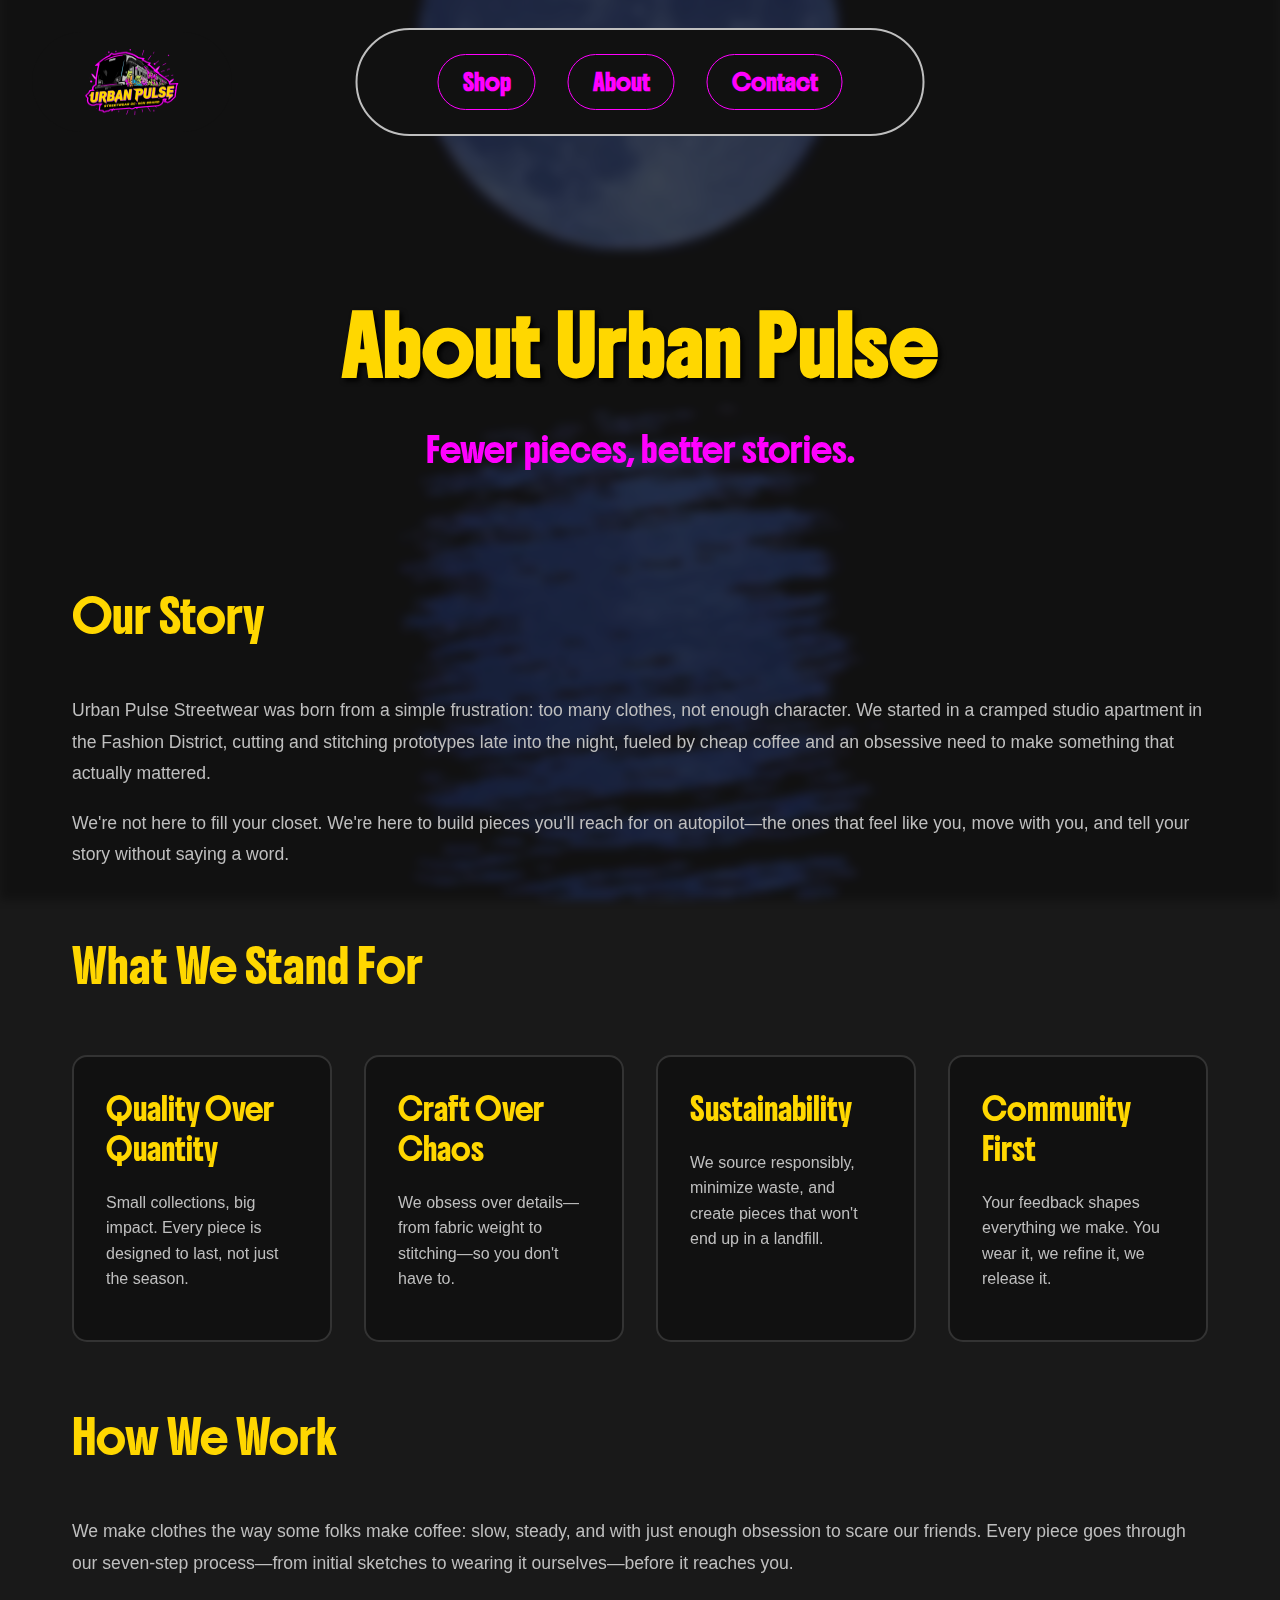
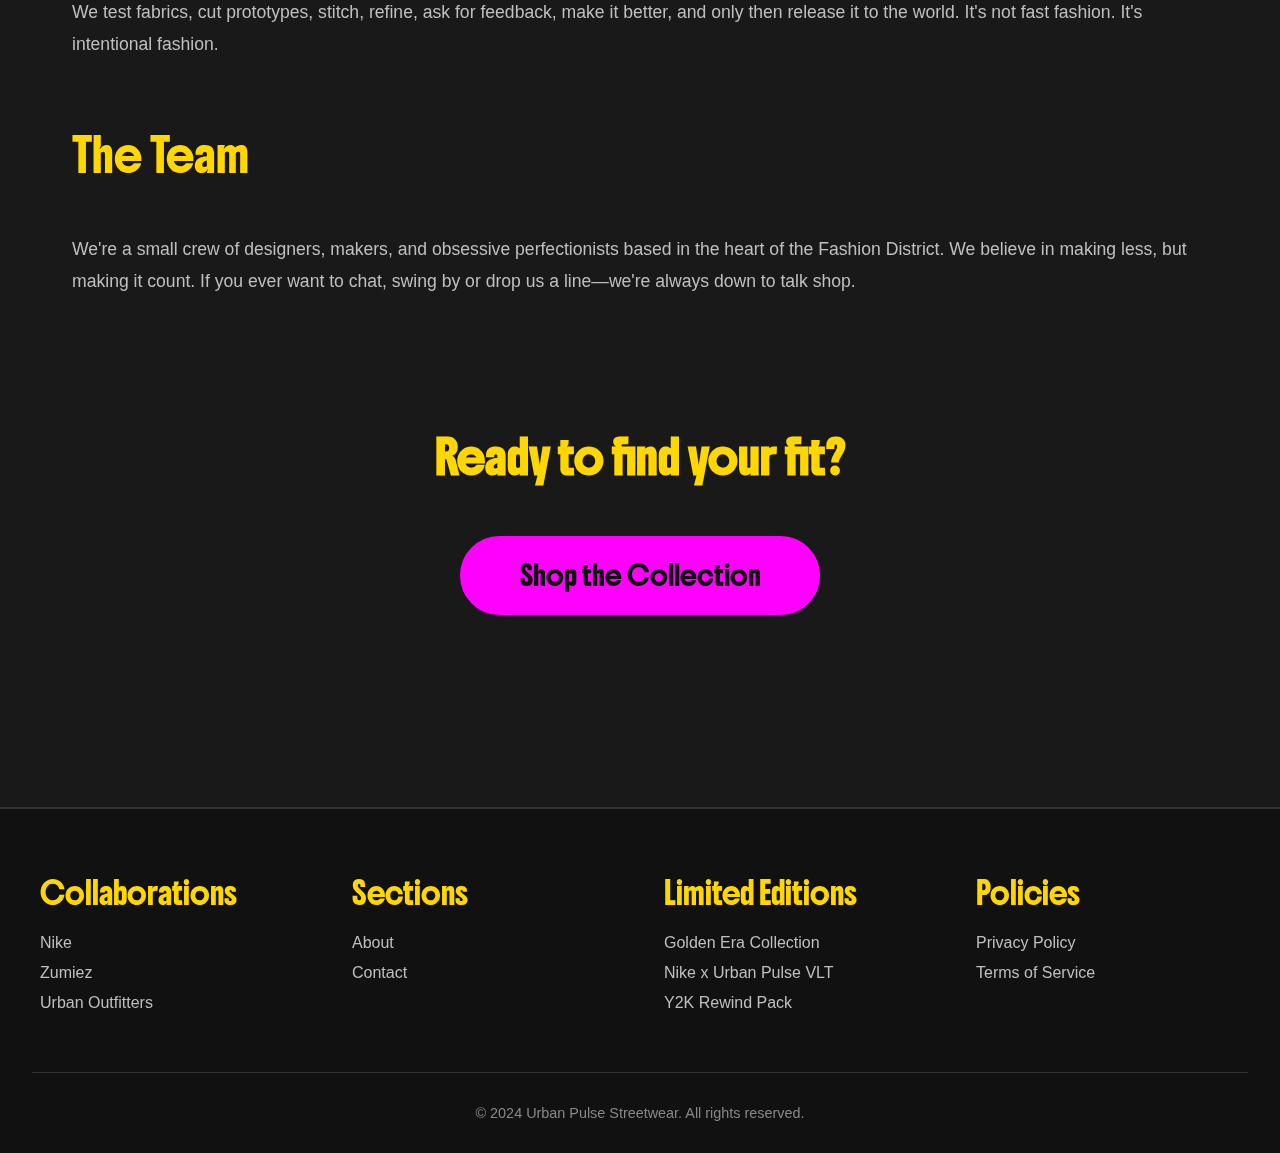
<file: about.html>
<!DOCTYPE html>
<html lang="en">
  <head>
    <meta charset="UTF-8" />
    <meta name="viewport" content="width=device-width, initial-scale=1.0" />
    <meta http-equiv="X-UA-Compatible" content="ie=edge" />
    <title>About - Urban Pulse Streetwear</title>
    <link rel="stylesheet" href="styles.css" />
    <link rel="preconnect" href="https://fonts.googleapis.com" />
    <link rel="preconnect" href="https://fonts.gstatic.com" crossorigin />
    <link
      href="https://fonts.googleapis.com/css2?family=BBH+Sans+Bartle&family=Rubik+80s+Fade&display=swap"
      rel="stylesheet"
    />
    <link rel="preconnect" href="https://fonts.googleapis.com" />
    <link rel="preconnect" href="https://fonts.gstatic.com" crossorigin />
    <link
      href="https://fonts.googleapis.com/css2?family=BBH+Sans+Bartle&family=Boldonse&family=Rubik+80s+Fade&display=swap"
      rel="stylesheet"
    />
    <link
      rel="shortcut icon"
      href="img/UrbanPulseLogo.png"
      type="image/x-icon"
    />
  </head>

  <body class="about-bg">
    <!--background vid-->
    <video autoplay muted loop class="moon-video about-video">
      <source src="img/moon.mp4" type="video/mp4" />
    </video>

    <div class="nav-container">
      <img
        src="img/UrbanPulseLogo.png"
        width="200px"
        height="100px"
        class="urban-pulse-logo"
        alt="Urban Pulse Train Logo"
      />
      <nav>
        <a href="shop.html" class="nav-shop">Shop</a>
        <a href="about.html">About</a>
        <a href="contact.html">Contact</a>
      </nav>
    </div>

    <div class="about-page-content">
      <section class="about-hero">
        <h1>About Urban Pulse</h1>
        <p class="about-tagline">Fewer pieces, better stories.</p>
      </section>

      <section class="about-section">
        <h2>Our Story</h2>
        <p>
          Urban Pulse Streetwear was born from a simple frustration: too many
          clothes, not enough character. We started in a cramped studio
          apartment in the Fashion District, cutting and stitching prototypes
          late into the night, fueled by cheap coffee and an obsessive need to
          make something that actually mattered.
        </p>
        <p>
          We're not here to fill your closet. We're here to build pieces you'll
          reach for on autopilot—the ones that feel like you, move with you, and
          tell your story without saying a word.
        </p>
      </section>

      <section class="about-section">
        <h2>What We Stand For</h2>
        <div class="values-grid">
          <div class="value-item">
            <h3>Quality Over Quantity</h3>
            <p>
              Small collections, big impact. Every piece is designed to last,
              not just the season.
            </p>
          </div>
          <div class="value-item">
            <h3>Craft Over Chaos</h3>
            <p>
              We obsess over details—from fabric weight to stitching—so you
              don't have to.
            </p>
          </div>
          <div class="value-item">
            <h3>Sustainability</h3>
            <p>
              We source responsibly, minimize waste, and create pieces that
              won't end up in a landfill.
            </p>
          </div>
          <div class="value-item">
            <h3>Community First</h3>
            <p>
              Your feedback shapes everything we make. You wear it, we refine
              it, we release it.
            </p>
          </div>
        </div>
      </section>

      <section class="about-section">
        <h2>How We Work</h2>
        <p>
          We make clothes the way some folks make coffee: slow, steady, and with
          just enough obsession to scare our friends. Every piece goes through
          our seven-step process—from initial sketches to wearing it
          ourselves—before it reaches you.
        </p>
        <p>
          We test fabrics, cut prototypes, stitch, refine, ask for feedback,
          make it better, and only then release it to the world. It's not fast
          fashion. It's intentional fashion.
        </p>
      </section>

      <section class="about-section">
        <h2>The Team</h2>
        <p>
          We're a small crew of designers, makers, and obsessive perfectionists
          based in the heart of the Fashion District. We believe in making less,
          but making it count. If you ever want to chat, swing by or drop us a
          line—we're always down to talk shop.
        </p>
      </section>

      <section class="about-cta">
        <h2>Ready to find your fit?</h2>
        <a href="index.html" class="cta-button">Shop the Collection</a>
      </section>
    </div>

    <footer class="site-footer">
      <div class="footer-container">
        <div class="footer-column">
          <h3 class="footer-heading">Collaborations</h3>
          <ul class="footer-links">
            <li><a href="nike.html" class="footer-link">Nike</a></li>
            <li><a href="zumiez.html" class="footer-link">Zumiez</a></li>
            <li>
              <a href="urban_outfitters.html" class="footer-link"
                >Urban Outfitters</a
              >
            </li>
          </ul>
        </div>

        <div class="footer-column">
          <h3 class="footer-heading">Sections</h3>
          <ul class="footer-links">
            <li><a href="about.html" class="footer-link">About</a></li>
            <li><a href="contact.html" class="footer-link">Contact</a></li>
          </ul>
        </div>

        <div class="footer-column">
          <h3 class="footer-heading">Limited Editions</h3>
          <ul class="footer-links">
            <li>
              <a href="ltd1.html" class="footer-link">Golden Era Collection</a>
            </li>
            <li>
              <a href="ltd2.html" class="footer-link">Nike x Urban Pulse VLT</a>
            </li>
            <li>
              <a href="ltd3.html" class="footer-link">Y2K Rewind Pack</a>
            </li>
          </ul>
        </div>

        <div class="footer-column">
          <h3 class="footer-heading">Policies</h3>
          <ul class="footer-links">
            <li>
              <a href="privacy.html" class="footer-link">Privacy Policy</a>
            </li>
            <li><a href="tos.html" class="footer-link">Terms of Service</a></li>
          </ul>
        </div>
      </div>

      <div class="footer-bottom">
        <p class="footer-copyright">
          © 2024 Urban Pulse Streetwear. All rights reserved.
        </p>
      </div>
    </footer>

    <script src="script.js"></script>
  </body>
</html>
</file>
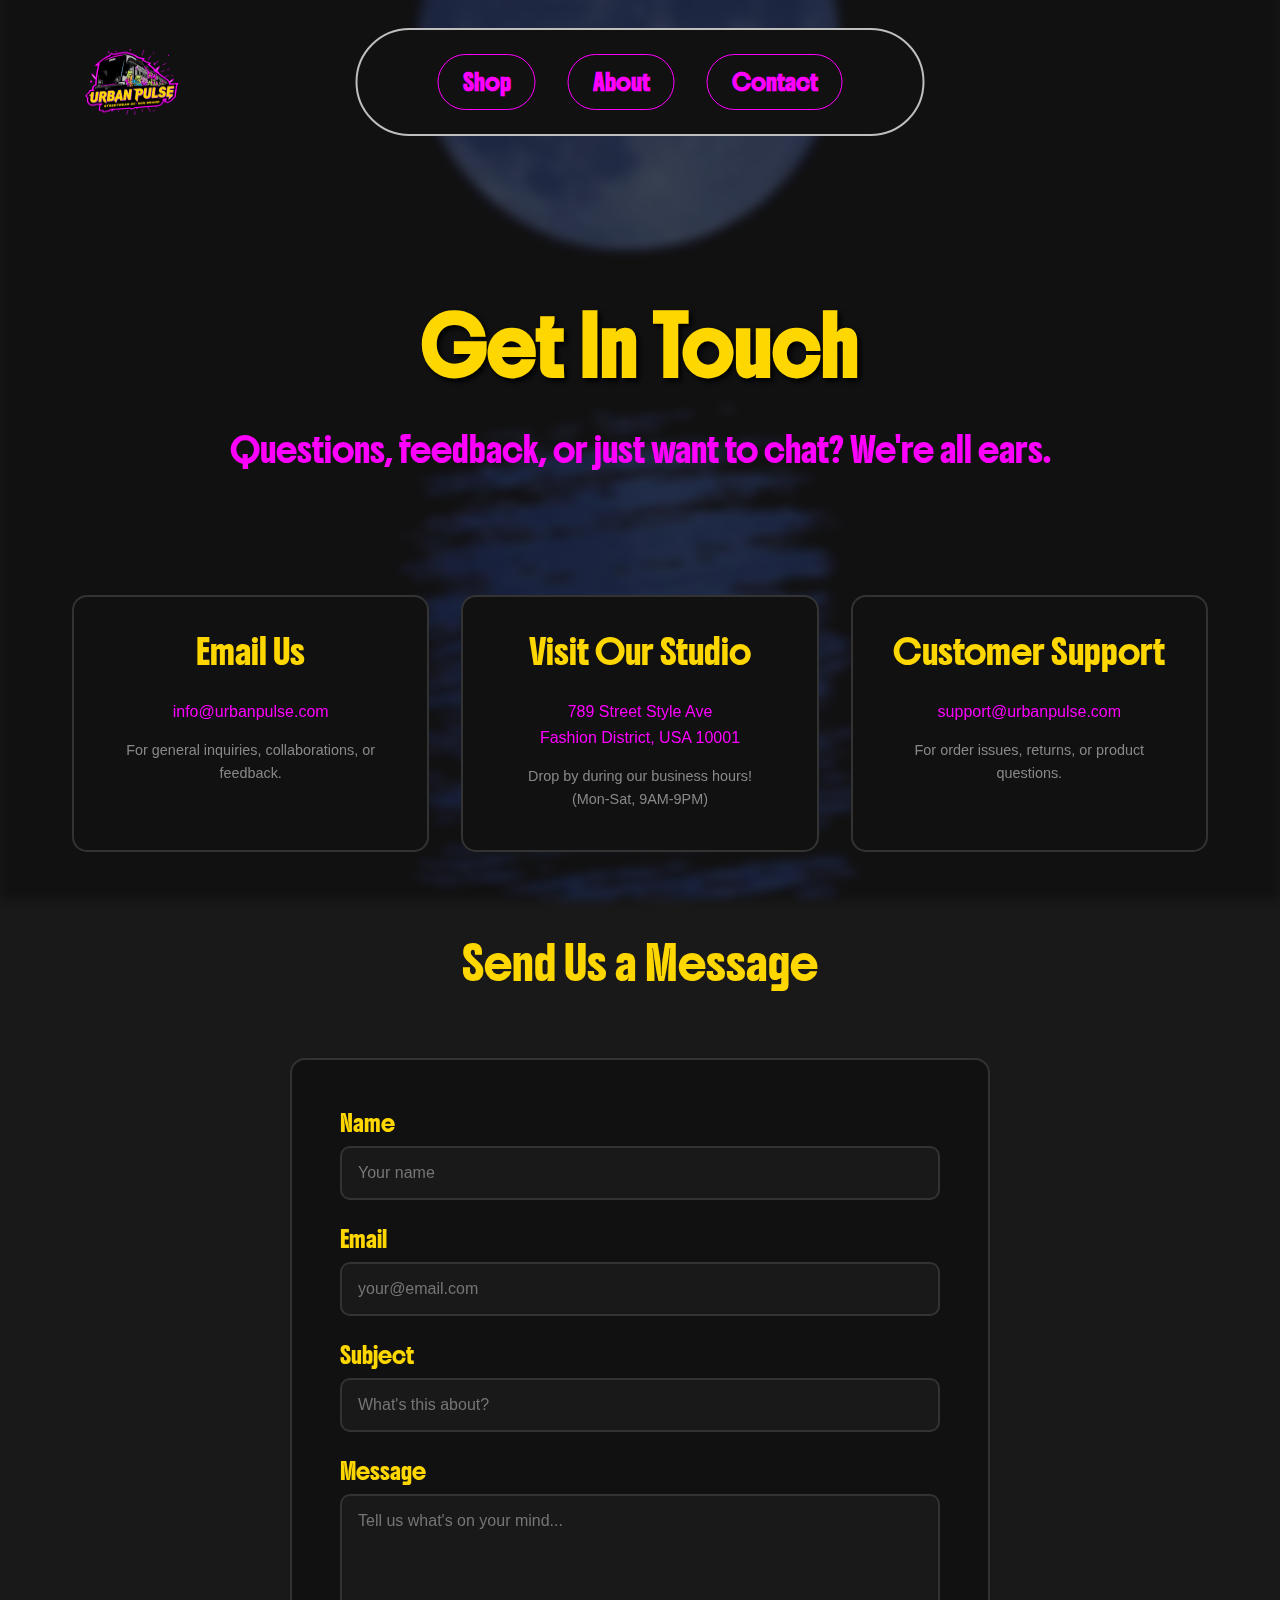
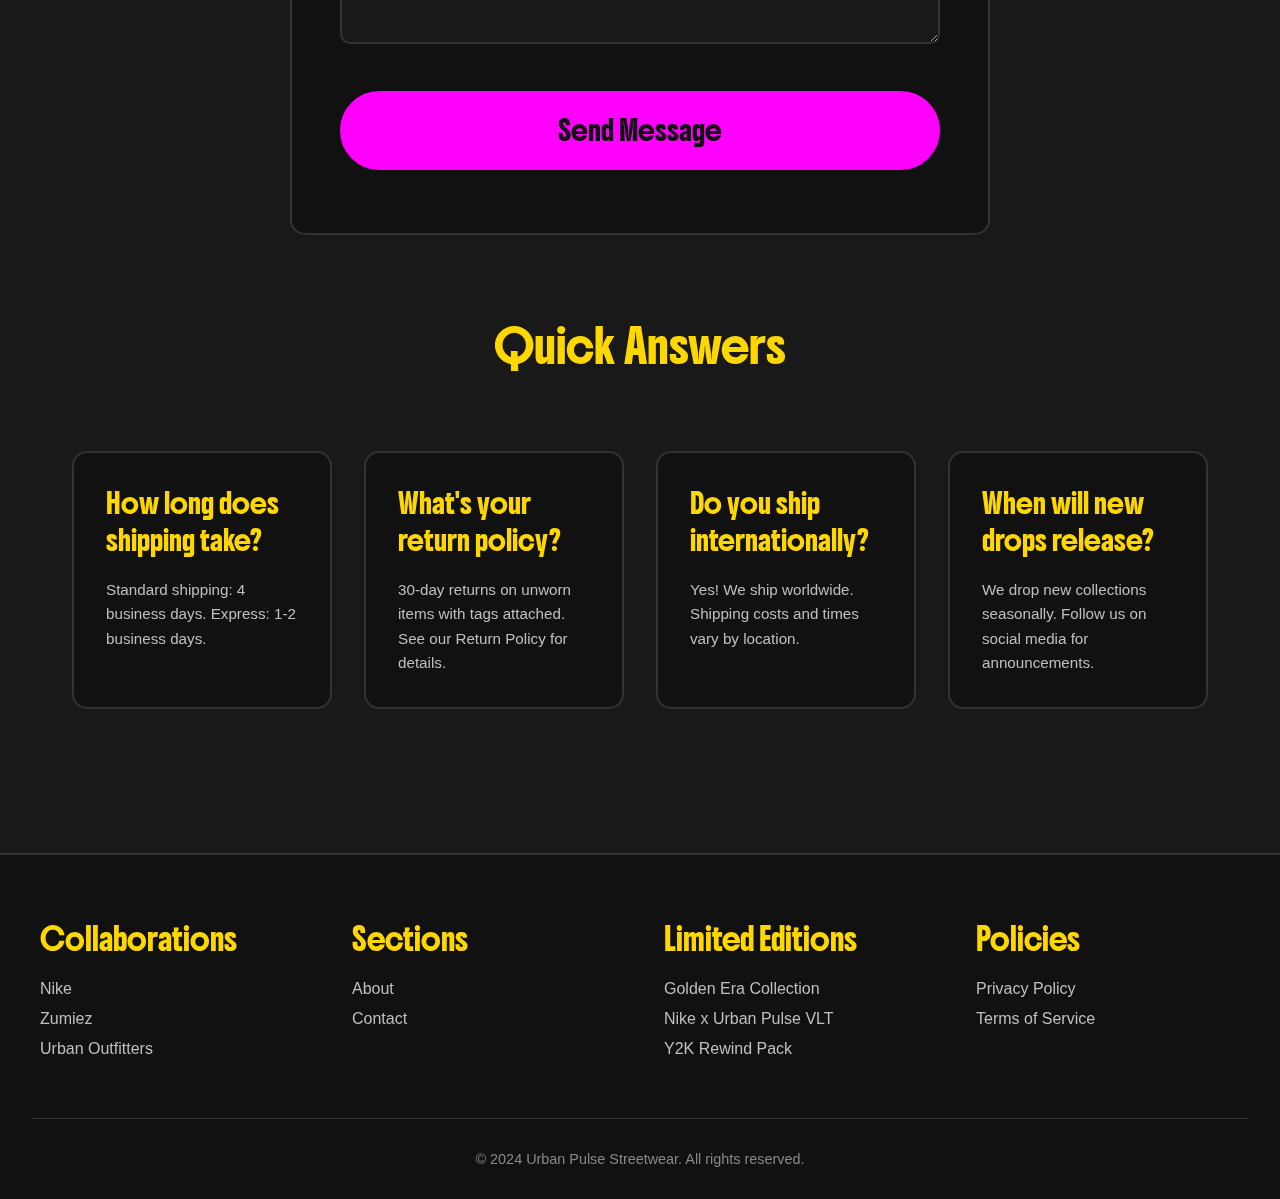
<file: contact.html>
<!DOCTYPE html>
<html lang="en">
  <head>
    <meta charset="UTF-8" />
    <meta name="viewport" content="width=device-width, initial-scale=1.0" />
    <meta http-equiv="X-UA-Compatible" content="ie=edge" />
    <title>Contact - Urban Pulse Streetwear</title>
    <link rel="stylesheet" href="styles.css" />
    <link rel="preconnect" href="https://fonts.googleapis.com" />
    <link rel="preconnect" href="https://fonts.gstatic.com" crossorigin />
    <link
      href="https://fonts.googleapis.com/css2?family=BBH+Sans+Bartle&family=Rubik+80s+Fade&display=swap"
      rel="stylesheet"
    />
    <link rel="preconnect" href="https://fonts.googleapis.com" />
    <link rel="preconnect" href="https://fonts.gstatic.com" crossorigin />
    <link
      href="https://fonts.googleapis.com/css2?family=BBH+Sans+Bartle&family=Boldonse&family=Rubik+80s+Fade&display=swap"
      rel="stylesheet"
    />
    <link
      rel="shortcut icon"
      href="img/UrbanPulseLogo.png"
      type="image/x-icon"
    />
  </head>

  <body>
    <video autoplay muted loop class="moon-video contact-video">
      <source src="img/moon.mp4" type="video/mp4" />
    </video>

    <div class="nav-container">
      <img
        src="img/UrbanPulseLogo.png"
        width="200px"
        height="100px"
        class="urban-pulse-logo"
        alt="Urban Pulse Train Logo"
      />
      <nav>
        <a href="shop.html" class="nav-shop">Shop</a>
        <a href="about.html">About</a>
        <a href="contact.html">Contact</a>
      </nav>
    </div>

    <div class="contact-page-content">
      <section class="contact-hero">
        <h1>Get In Touch</h1>
        <p class="contact-tagline">
          Questions, feedback, or just want to chat? We're all ears.
        </p>
      </section>

      <section class="contact-info-section">
        <div class="contact-methods">
          <div class="contact-card">
            <h3>Email Us</h3>
            <p><a href="mailto:info@urbanpulse.com">info@urbanpulse.com</a></p>
            <p class="contact-description">
              For general inquiries, collaborations, or feedback.
            </p>
          </div>

          <div class="contact-card">
            <h3>Visit Our Studio</h3>
            <p>789 Street Style Ave<br />Fashion District, USA 10001</p>
            <p class="contact-description">
              Drop by during our business hours!<span class="business-hours"
                >(Mon-Sat, 9AM-9PM)</span
              >
            </p>
          </div>

          <div class="contact-card">
            <h3>Customer Support</h3>
            <p>
              <a href="mailto:support@urbanpulse.com">support@urbanpulse.com</a>
            </p>
            <p class="contact-description">
              For order issues, returns, or product questions.
            </p>
          </div>
        </div>
      </section>

      <section class="contact-form-section">
        <h2>Send Us a Message</h2>
        <div class="form-container">
          <div class="input-group">
            <label for="name">Name</label>
            <input type="text" id="name" placeholder="Your name" />
          </div>

          <div class="input-group">
            <label for="email">Email</label>
            <input type="email" id="email" placeholder="your@email.com" />
          </div>

          <div class="input-group">
            <label for="subject">Subject</label>
            <input type="text" id="subject" placeholder="What's this about?" />
          </div>

          <div class="input-group">
            <label for="message">Message</label>
            <textarea
              id="message"
              rows="6"
              placeholder="Tell us what's on your mind..."
            ></textarea>
          </div>

          <button class="submit-button" id="submitBtn">Send Message</button>
          <p class="form-note" id="formNote"></p>
        </div>
      </section>

      <section class="contact-faq">
        <h2>Quick Answers</h2>
        <div class="faq-grid">
          <div class="faq-item">
            <h3>How long does shipping take?</h3>
            <p>
              Standard shipping: 4 business days. Express: 1-2 business days.
            </p>
          </div>
          <div class="faq-item">
            <h3>What's your return policy?</h3>
            <p>
              30-day returns on unworn items with tags attached. See our Return
              Policy for details.
            </p>
          </div>
          <div class="faq-item">
            <h3>Do you ship internationally?</h3>
            <p>
              Yes! We ship worldwide. Shipping costs and times vary by location.
            </p>
          </div>
          <div class="faq-item">
            <h3>When will new drops release?</h3>
            <p>
              We drop new collections seasonally. Follow us on social media for
              announcements.
            </p>
          </div>
        </div>
      </section>
    </div>

    <footer class="site-footer">
      <div class="footer-container">
        <div class="footer-column">
          <h3 class="footer-heading">Collaborations</h3>
          <ul class="footer-links">
            <li><a href="nike.html" class="footer-link">Nike</a></li>
            <li><a href="zumiez.html" class="footer-link">Zumiez</a></li>
            <li>
              <a href="urban_outfitters.html" class="footer-link"
                >Urban Outfitters</a
              >
            </li>
          </ul>
        </div>

        <div class="footer-column">
          <h3 class="footer-heading">Sections</h3>
          <ul class="footer-links">
            <li><a href="about.html" class="footer-link">About</a></li>
            <li><a href="contact.html" class="footer-link">Contact</a></li>
          </ul>
        </div>

        <div class="footer-column">
          <h3 class="footer-heading">Limited Editions</h3>
          <ul class="footer-links">
            <li>
              <a href="ltd1.html" class="footer-link">Golden Era Collection</a>
            </li>
            <li>
              <a href="ltd2.html" class="footer-link">Nike x Urban Pulse VLT</a>
            </li>
            <li>
              <a href="ltd3.html" class="footer-link">Y2K Rewind Pack</a>
            </li>
          </ul>
        </div>

        <div class="footer-column">
          <h3 class="footer-heading">Policies</h3>
          <ul class="footer-links">
            <li>
              <a href="privacy.html" class="footer-link">Privacy Policy</a>
            </li>
            <li><a href="tos.html" class="footer-link">Terms of Service</a></li>
          </ul>
        </div>
      </div>

      <div class="footer-bottom">
        <p class="footer-copyright">
          © 2024 Urban Pulse Streetwear. All rights reserved.
        </p>
      </div>
    </footer>

    <script src="script.js"></script>
  </body>
</html>
</file>
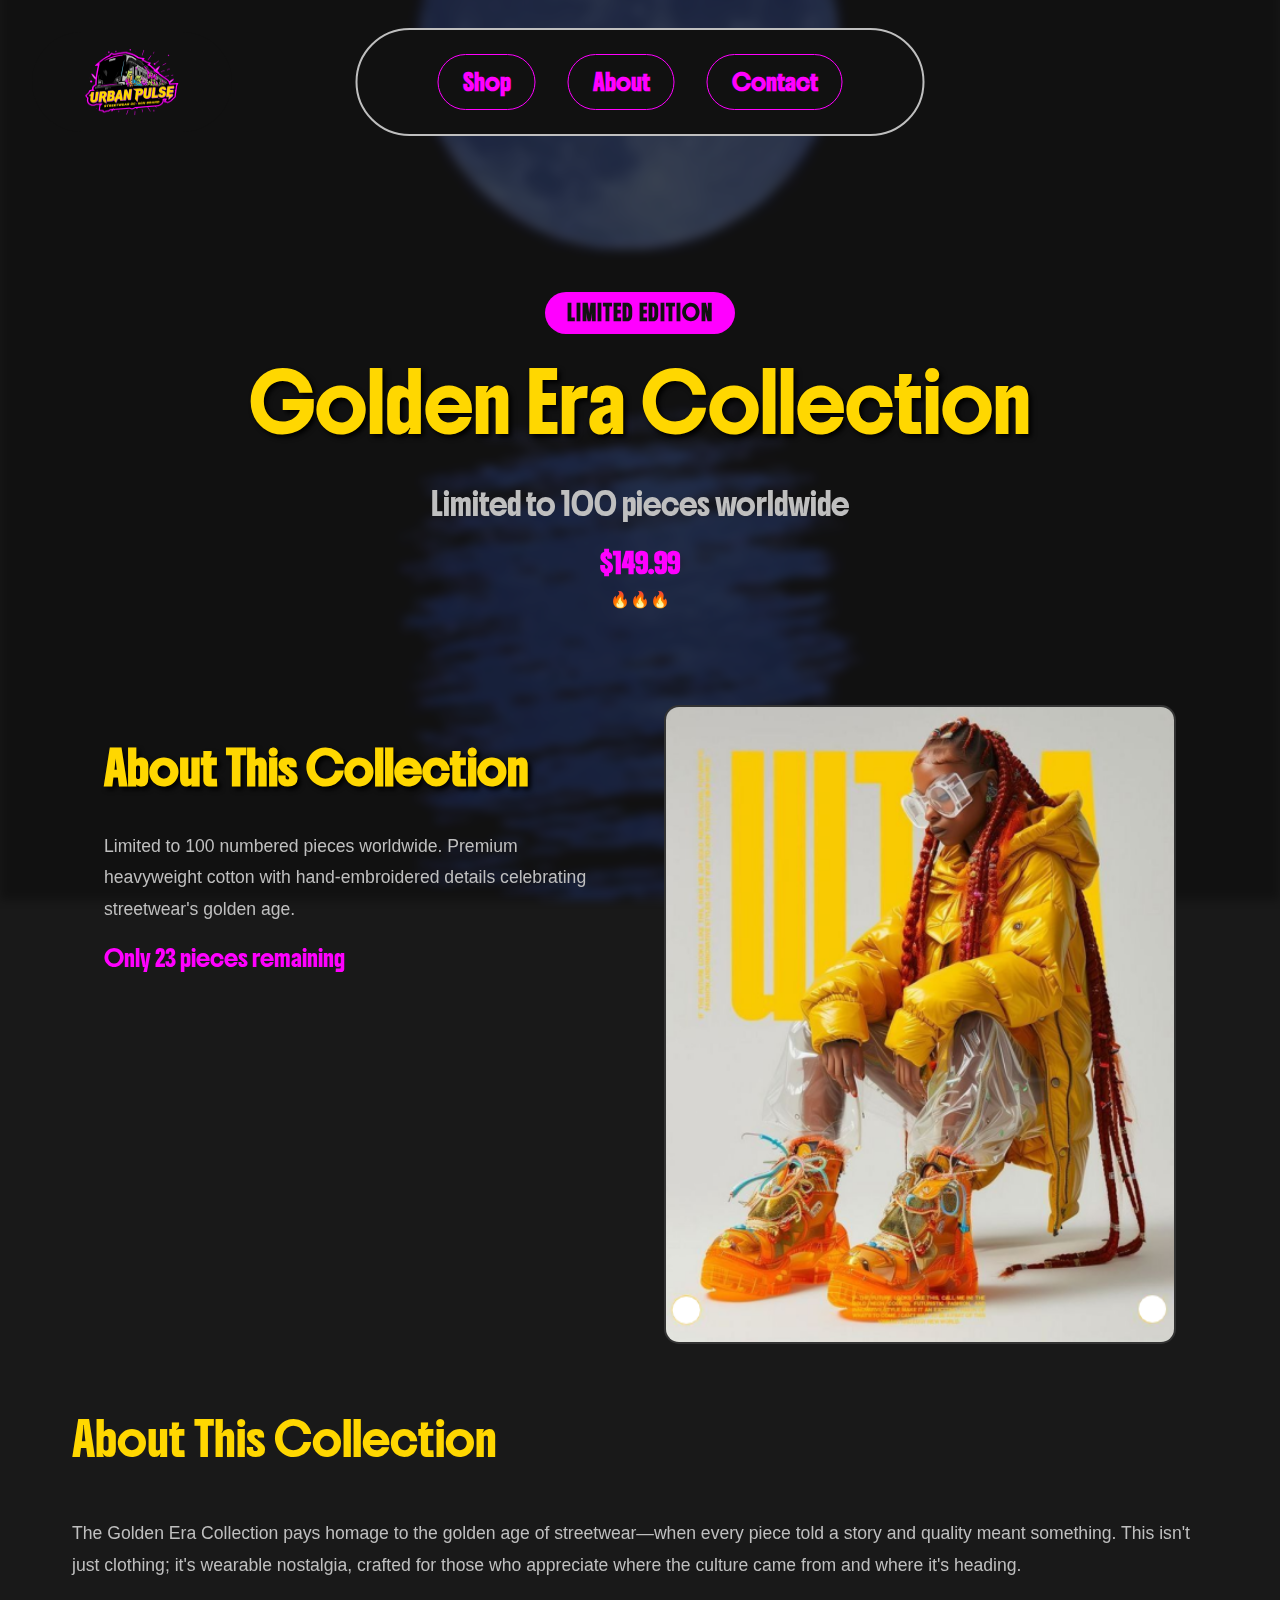
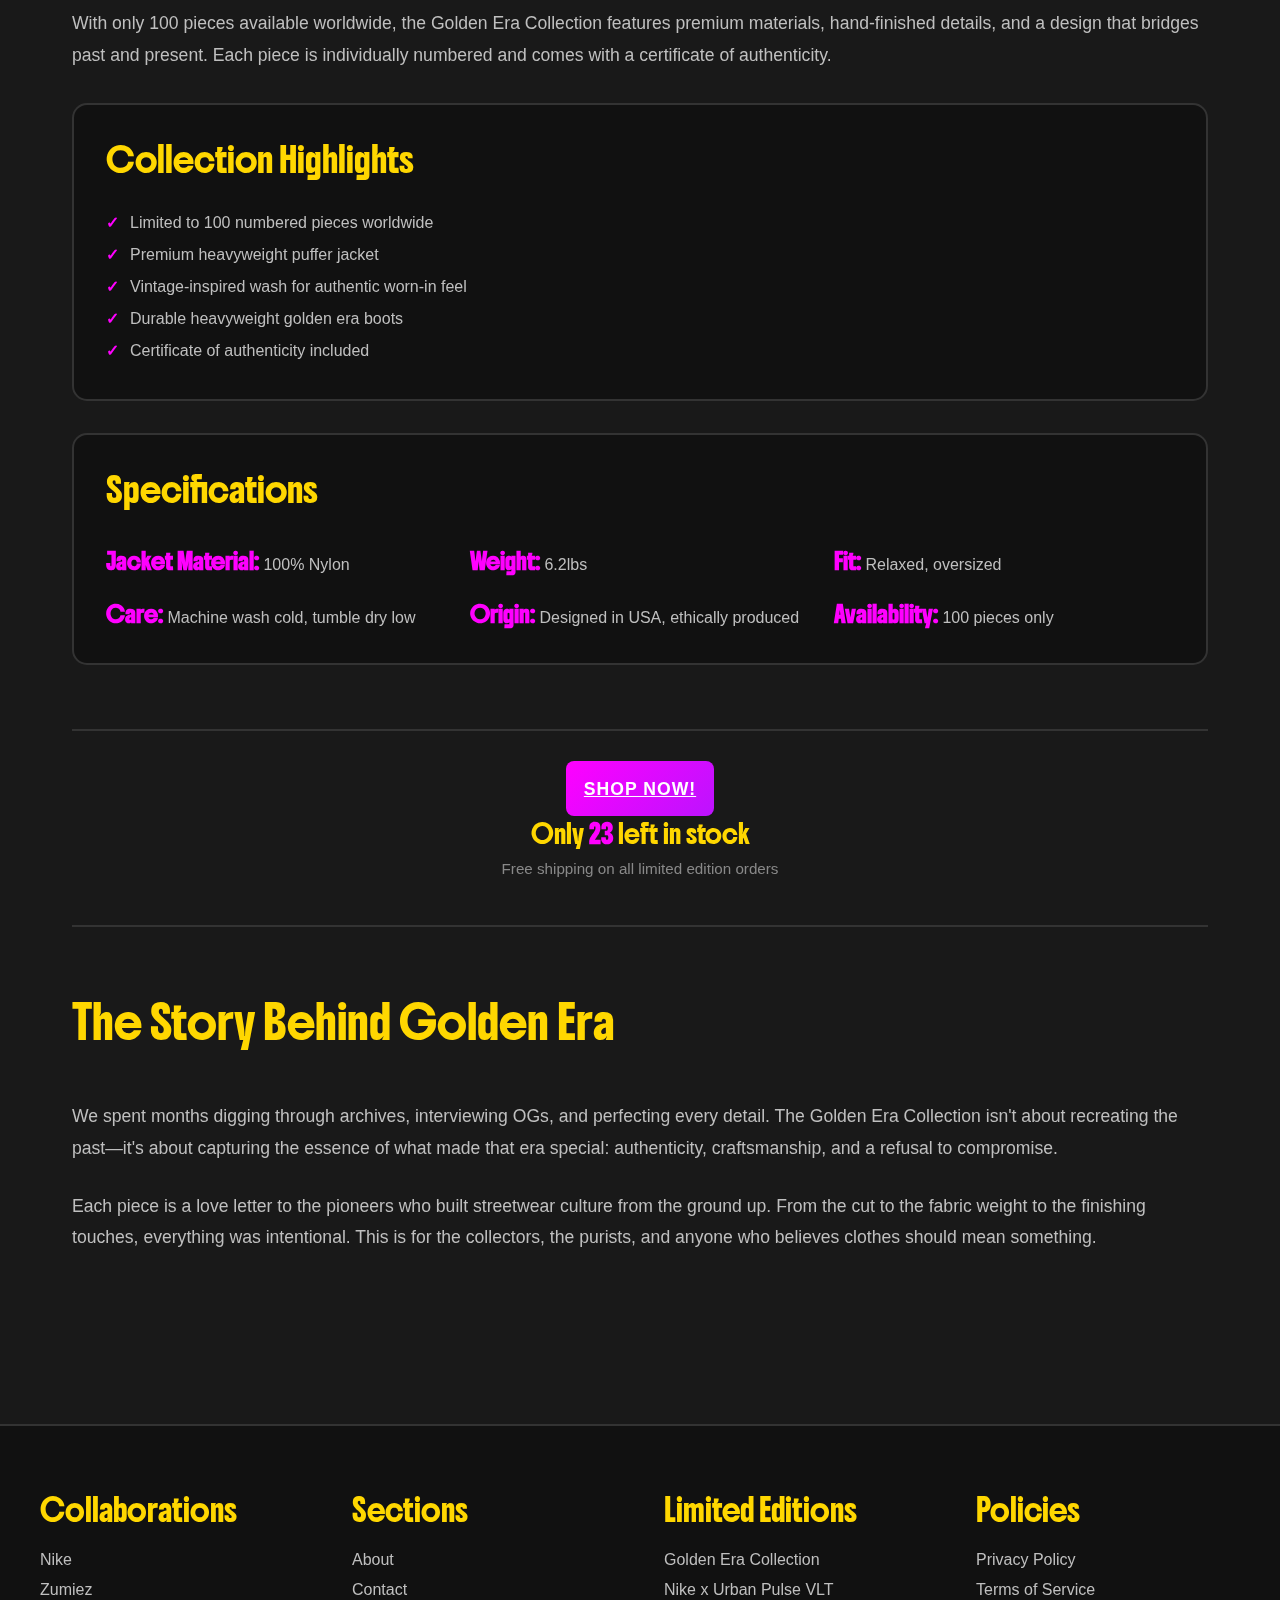
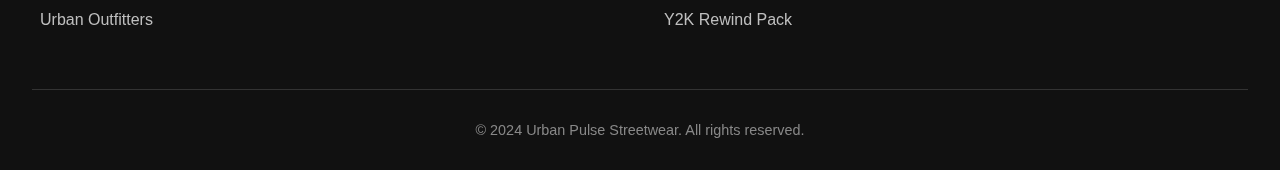
<file: ltd1.html>
<!DOCTYPE html>
<html lang="en">
  <head>
    <meta charset="UTF-8" />
    <meta name="viewport" content="width=device-width, initial-scale=1.0" />
    <meta http-equiv="X-UA-Compatible" content="ie=edge" />
    <title>Golden Era Collection - Urban Pulse Streetwear</title>
    <link rel="stylesheet" href="styles.css" />
    <link rel="preconnect" href="https://fonts.googleapis.com" />
    <link rel="preconnect" href="https://fonts.gstatic.com" crossorigin />
    <link
      href="https://fonts.googleapis.com/css2?family=BBH+Sans+Bartle&family=Rubik+80s+Fade&display=swap"
      rel="stylesheet"
    />
    <link rel="preconnect" href="https://fonts.googleapis.com" />
    <link rel="preconnect" href="https://fonts.gstatic.com" crossorigin />
    <link
      href="https://fonts.googleapis.com/css2?family=BBH+Sans+Bartle&family=Boldonse&family=Rubik+80s+Fade&display=swap"
      rel="stylesheet"
    />
    <link
      rel="shortcut icon"
      href="img/UrbanPulseLogo.png"
      type="image/x-icon"
    />
  </head>

  <body>
    <video autoplay muted loop class="moon-video ltd1-video">
      <source src="img/moon.mp4" type="video/mp4" />
    </video>

    <div class="nav-container">
      <img
        src="img/UrbanPulseLogo.png"
        width="200px"
        height="100px"
        class="urban-pulse-logo"
        alt="Urban Pulse Train Logo"
      />
      <nav>
        <a href="shop.html" class="nav-shop">Shop</a>
        <a href="about.html">About</a>
        <a href="contact.html">Contact</a>
      </nav>
    </div>

    <div class="product-page-content">
      <div class="product-hero">
        <div class="product-badge">LIMITED EDITION</div>
        <h1 class="product-title">Golden Era Collection</h1>
        <p class="product-subtitle">Limited to 100 pieces worldwide</p>
        <div class="product-price">$149.99</div>
        <div class="heat-meter">🔥🔥🔥</div>
      </div>

      <section class="product-hero-image-section">
        <div class="product-hero-text-container">
          <h2
            style="
              font-family: 'Boldonse', system-ui;
              font-size: 2rem;
              color: #ffd700;
              margin-bottom: 1em;
              text-shadow: 3px 3px 5px black;
            "
          >
            About This Collection
          </h2>
          <p
            style="
              color: #bfbfbf;
              font-size: 1.1rem;
              line-height: 1.8;
              margin-bottom: 1em;
            "
          >
            Limited to 100 numbered pieces worldwide. Premium heavyweight cotton
            with hand-embroidered details celebrating streetwear's golden age.
          </p>
          <p
            style="
              color: #ff00ff;
              font-size: 1rem;
              font-family: 'Boldonse', system-ui;
            "
          >
            Only 23 pieces remaining
          </p>
        </div>

        <div class="product-hero-image-container">
          <img
            src="img/golden-era-model.png"
            alt="Golden Era Collection Model"
            class="product-hero-img"
          />
        </div>
      </section>

      <section class="product-details">
        <h2>About This Collection</h2>
        <p>
          The Golden Era Collection pays homage to the golden age of
          streetwear—when every piece told a story and quality meant something.
          This isn't just clothing; it's wearable nostalgia, crafted for those
          who appreciate where the culture came from and where it's heading.
        </p>

        <p>
          With only 100 pieces available worldwide, the Golden Era Collection
          features premium materials, hand-finished details, and a design that
          bridges past and present. Each piece is individually numbered and
          comes with a certificate of authenticity.
        </p>

        <div class="product-features">
          <h3>Collection Highlights</h3>
          <ul>
            <li>Limited to 100 numbered pieces worldwide</li>
            <li>Premium heavyweight puffer jacket</li>
            <li>Vintage-inspired wash for authentic worn-in feel</li>
            <li>Durable heavyweight golden era boots</li>
            <li>Certificate of authenticity included</li>
          </ul>
        </div>

        <div class="product-specs">
          <h3>Specifications</h3>
          <div class="specs-grid">
            <div class="spec-item">
              <strong>Jacket Material:</strong> 100% Nylon
            </div>
            <div class="spec-item"><strong>Weight:</strong> 6.2lbs</div>
            <div class="spec-item">
              <strong>Fit:</strong> Relaxed, oversized
            </div>
            <div class="spec-item">
              <strong>Care:</strong> Machine wash cold, tumble dry low
            </div>
            <div class="spec-item">
              <strong>Origin:</strong> Designed in USA, ethically produced
            </div>
            <div class="spec-item">
              <strong>Availability:</strong> 100 pieces only
            </div>
          </div>
        </div>
      </section>

      <section class="product-cta-section">
        <a href="shop.html" class="add-to-cart-btn" id="addToCartBtn"
          >Shop Now!</a
        >
        <p class="stock-notice" id="stockNotice">
          Only <span class="stock-count">23</span> left in stock
        </p>
        <p class="shipping-info">Free shipping on all limited edition orders</p>
      </section>

      <section class="product-story">
        <h2>The Story Behind Golden Era</h2>
        <p>
          We spent months digging through archives, interviewing OGs, and
          perfecting every detail. The Golden Era Collection isn't about
          recreating the past—it's about capturing the essence of what made that
          era special: authenticity, craftsmanship, and a refusal to compromise.
        </p>

        <p>
          Each piece is a love letter to the pioneers who built streetwear
          culture from the ground up. From the cut to the fabric weight to the
          finishing touches, everything was intentional. This is for the
          collectors, the purists, and anyone who believes clothes should mean
          something.
        </p>
      </section>
    </div>

    <footer class="site-footer">
      <div class="footer-container">
        <div class="footer-column">
          <h3 class="footer-heading">Collaborations</h3>
          <ul class="footer-links">
            <li><a href="nike.html" class="footer-link">Nike</a></li>
            <li><a href="zumiez.html" class="footer-link">Zumiez</a></li>
            <li>
              <a href="urban_outfitters.html" class="footer-link"
                >Urban Outfitters</a
              >
            </li>
          </ul>
        </div>

        <div class="footer-column">
          <h3 class="footer-heading">Sections</h3>
          <ul class="footer-links">
            <li><a href="about.html" class="footer-link">About</a></li>
            <li><a href="contact.html" class="footer-link">Contact</a></li>
          </ul>
        </div>

        <div class="footer-column">
          <h3 class="footer-heading">Limited Editions</h3>
          <ul class="footer-links">
            <li>
              <a href="ltd1.html" class="footer-link">Golden Era Collection</a>
            </li>
            <li>
              <a href="ltd2.html" class="footer-link">Nike x Urban Pulse VLT</a>
            </li>
            <li>
              <a href="ltd3.html" class="footer-link">Y2K Rewind Pack</a>
            </li>
          </ul>
        </div>

        <div class="footer-column">
          <h3 class="footer-heading">Policies</h3>
          <ul class="footer-links">
            <li>
              <a href="privacy.html" class="footer-link">Privacy Policy</a>
            </li>
            <li><a href="tos.html" class="footer-link">Terms of Service</a></li>
          </ul>
        </div>
      </div>

      <div class="footer-bottom">
        <p class="footer-copyright">
          © 2024 Urban Pulse Streetwear. All rights reserved.
        </p>
      </div>
    </footer>

    <script src="script.js"></script>
  </body>
</html>
</file>
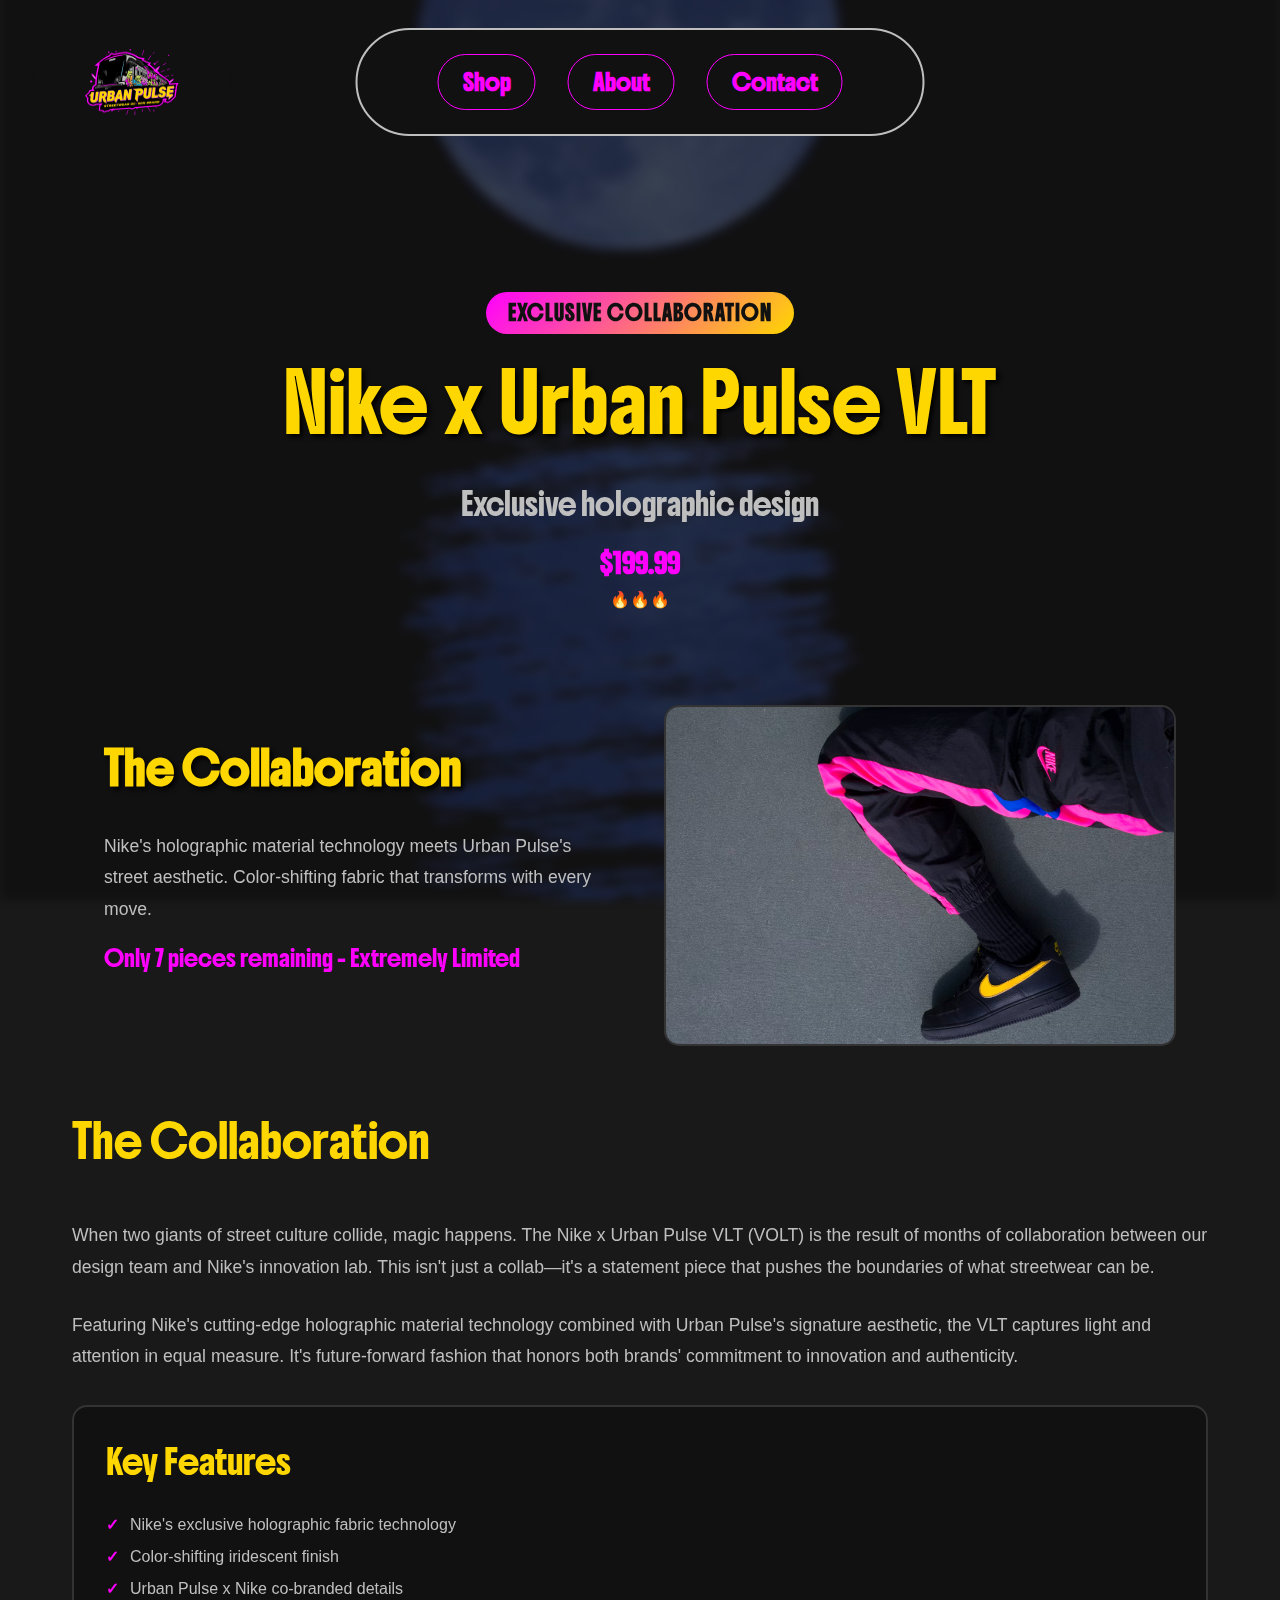
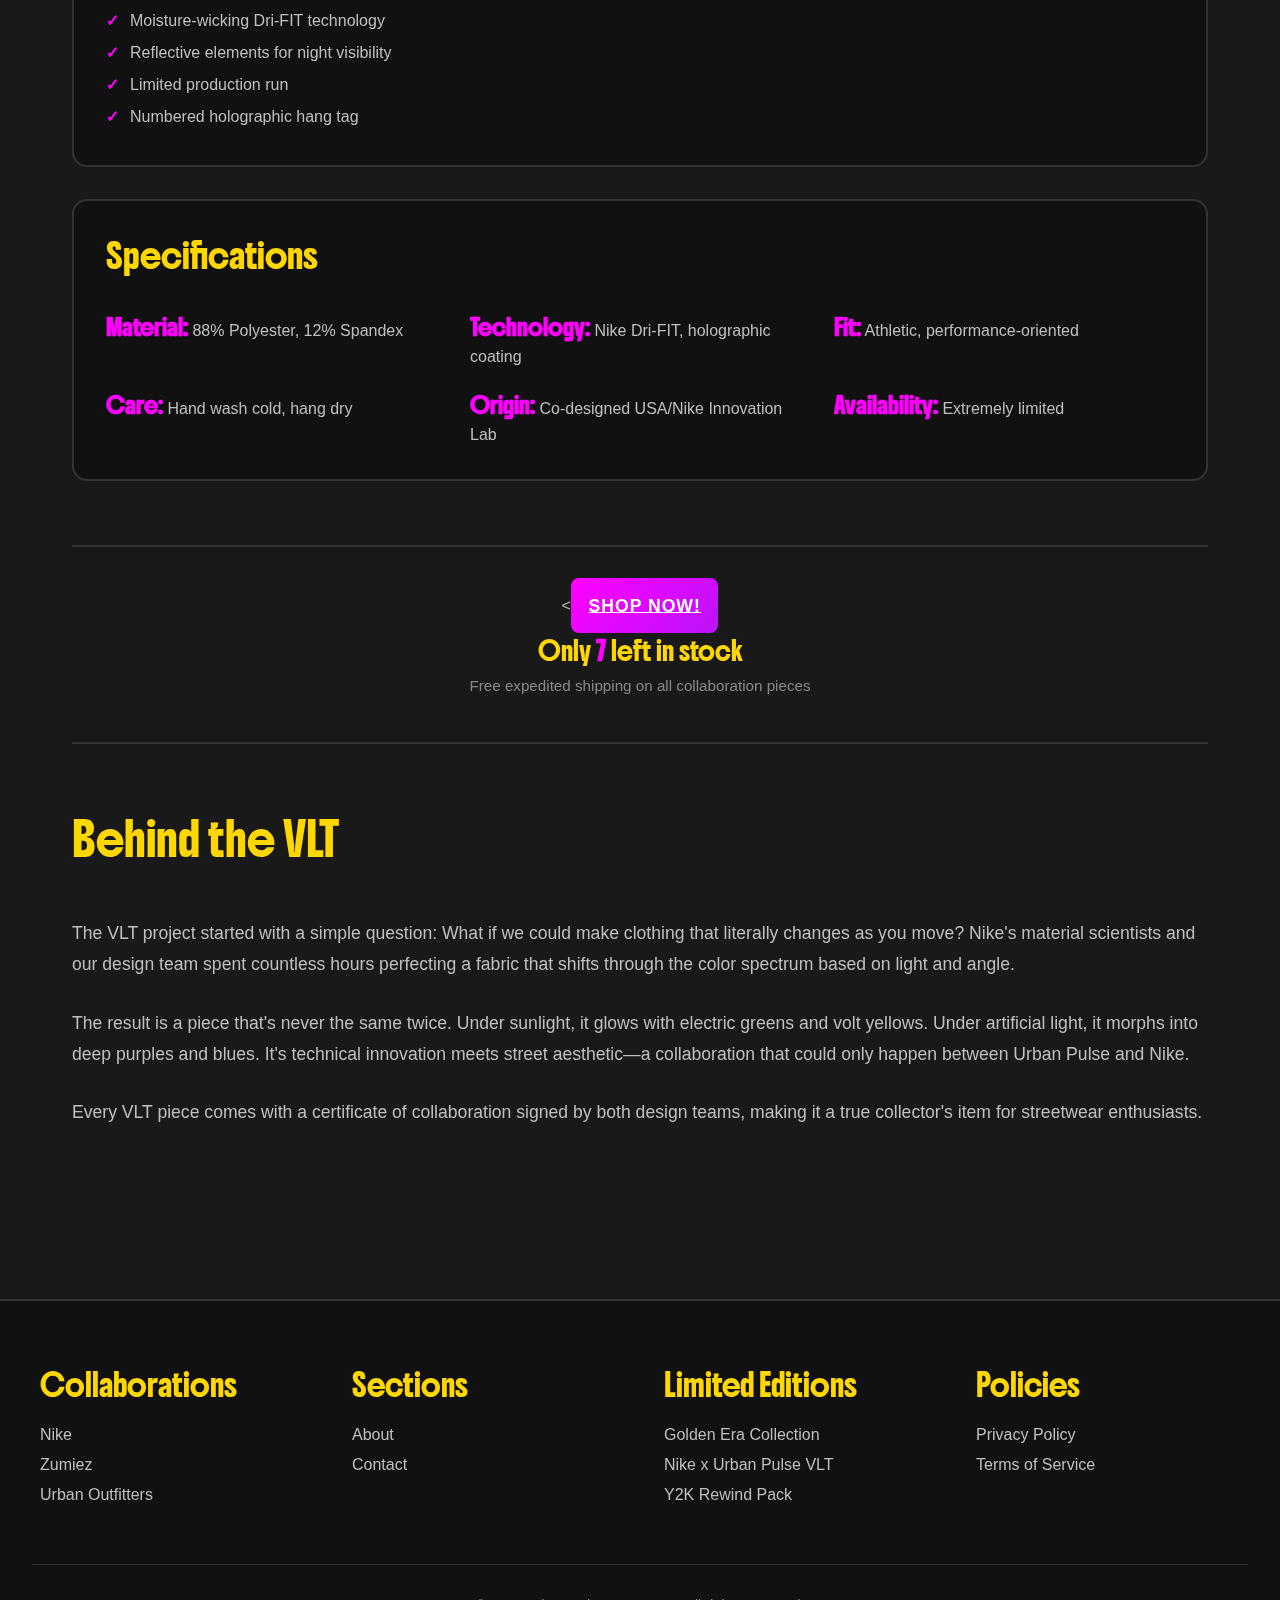
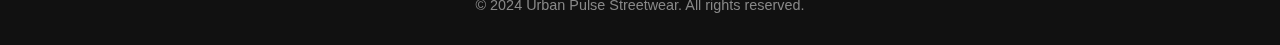
<file: ltd2.html>
<!DOCTYPE html>
<html lang="en">
  <head>
    <meta charset="UTF-8" />
    <meta name="viewport" content="width=device-width, initial-scale=1.0" />
    <meta http-equiv="X-UA-Compatible" content="ie=edge" />
    <title>Nike x Urban Pulse VLT - Urban Pulse Streetwear</title>
    <link rel="stylesheet" href="styles.css" />
    <link rel="preconnect" href="https://fonts.googleapis.com" />
    <link rel="preconnect" href="https://fonts.gstatic.com" crossorigin />
    <link
      href="https://fonts.googleapis.com/css2?family=BBH+Sans+Bartle&family=Rubik+80s+Fade&display=swap"
      rel="stylesheet"
    />
    <link rel="preconnect" href="https://fonts.googleapis.com" />
    <link rel="preconnect" href="https://fonts.gstatic.com" crossorigin />
    <link
      href="https://fonts.googleapis.com/css2?family=BBH+Sans+Bartle&family=Boldonse&family=Rubik+80s+Fade&display=swap"
      rel="stylesheet"
    />
    <link
      rel="shortcut icon"
      href="img/UrbanPulseLogo.png"
      type="image/x-icon"
    />
  </head>

  <body>
    <video autoplay muted loop class="moon-video ltd2-video">
      <source src="img/moon.mp4" type="video/mp4" />
    </video>

    <div class="nav-container">
      <img
        src="img/UrbanPulseLogo.png"
        width="200px"
        height="100px"
        class="urban-pulse-logo"
        alt="Urban Pulse Train Logo"
      />
      <nav>
        <a href="shop.html" class="nav-shop">Shop</a>
        <a href="about.html">About</a>
        <a href="contact.html">Contact</a>
      </nav>
    </div>

    <div class="product-page-content">
      <div class="product-hero">
        <div class="product-badge collab-badge">EXCLUSIVE COLLABORATION</div>
        <h1 class="product-title">Nike x Urban Pulse VLT</h1>
        <p class="product-subtitle">Exclusive holographic design</p>
        <div class="product-price">$199.99</div>
        <div class="heat-meter">🔥🔥🔥</div>
      </div>

      <section class="product-hero-image-section">
        <div class="product-hero-text-container">
          <h2
            style="
              font-family: 'Boldonse', system-ui;
              font-size: 2rem;
              color: #ffd700;
              margin-bottom: 1em;
              text-shadow: 3px 3px 5px black;
            "
          >
            The Collaboration
          </h2>
          <p
            style="
              color: #bfbfbf;
              font-size: 1.1rem;
              line-height: 1.8;
              margin-bottom: 1em;
            "
          >
            Nike's holographic material technology meets Urban Pulse's street
            aesthetic. Color-shifting fabric that transforms with every move.
          </p>
          <p
            style="
              color: #ff00ff;
              font-size: 1rem;
              font-family: 'Boldonse', system-ui;
            "
          >
            Only 7 pieces remaining - Extremely Limited
          </p>
        </div>

        <div class="product-hero-image-container">
          <img
            src="img/nike-vlt-model.png"
            alt="Nike x Urban Pulse VLT Model"
            class="product-hero-img"
          />
        </div>
      </section>

      <section class="product-details">
        <h2>The Collaboration</h2>
        <p>
          When two giants of street culture collide, magic happens. The Nike x
          Urban Pulse VLT (VOLT) is the result of months of collaboration
          between our design team and Nike's innovation lab. This isn't just a
          collab—it's a statement piece that pushes the boundaries of what
          streetwear can be.
        </p>

        <p>
          Featuring Nike's cutting-edge holographic material technology combined
          with Urban Pulse's signature aesthetic, the VLT captures light and
          attention in equal measure. It's future-forward fashion that honors
          both brands' commitment to innovation and authenticity.
        </p>

        <div class="product-features">
          <h3>Key Features</h3>
          <ul>
            <li>Nike's exclusive holographic fabric technology</li>
            <li>Color-shifting iridescent finish</li>
            <li>Urban Pulse x Nike co-branded details</li>
            <li>Moisture-wicking Dri-FIT technology</li>
            <li>Reflective elements for night visibility</li>
            <li>Limited production run</li>
            <li>Numbered holographic hang tag</li>
          </ul>
        </div>

        <div class="product-specs">
          <h3>Specifications</h3>
          <div class="specs-grid">
            <div class="spec-item">
              <strong>Material:</strong> 88% Polyester, 12% Spandex
            </div>
            <div class="spec-item">
              <strong>Technology:</strong> Nike Dri-FIT, holographic coating
            </div>
            <div class="spec-item">
              <strong>Fit:</strong> Athletic, performance-oriented
            </div>
            <div class="spec-item">
              <strong>Care:</strong> Hand wash cold, hang dry
            </div>
            <div class="spec-item">
              <strong>Origin:</strong> Co-designed USA/Nike Innovation Lab
            </div>
            <div class="spec-item">
              <strong>Availability:</strong> Extremely limited
            </div>
          </div>
        </div>
      </section>

      <section class="product-cta-section">
        <<a href="shop.html" class="add-to-cart-btn" id="addToCartBtn"
          >Shop Now!</a
        >
        <p class="stock-notice" id="stockNotice">
          Only <span class="stock-count">7</span> left in stock
        </p>
        <p class="shipping-info">
          Free expedited shipping on all collaboration pieces
        </p>
      </section>

      <section class="product-story">
        <h2>Behind the VLT</h2>
        <p>
          The VLT project started with a simple question: What if we could make
          clothing that literally changes as you move? Nike's material
          scientists and our design team spent countless hours perfecting a
          fabric that shifts through the color spectrum based on light and
          angle.
        </p>

        <p>
          The result is a piece that's never the same twice. Under sunlight, it
          glows with electric greens and volt yellows. Under artificial light,
          it morphs into deep purples and blues. It's technical innovation meets
          street aesthetic—a collaboration that could only happen between Urban
          Pulse and Nike.
        </p>

        <p>
          Every VLT piece comes with a certificate of collaboration signed by
          both design teams, making it a true collector's item for streetwear
          enthusiasts.
        </p>
      </section>
    </div>

    <footer class="site-footer">
      <div class="footer-container">
        <div class="footer-column">
          <h3 class="footer-heading">Collaborations</h3>
          <ul class="footer-links">
            <li><a href="nike.html" class="footer-link">Nike</a></li>
            <li><a href="zumiez.html" class="footer-link">Zumiez</a></li>
            <li>
              <a href="urban_outfitters.html" class="footer-link"
                >Urban Outfitters</a
              >
            </li>
          </ul>
        </div>

        <div class="footer-column">
          <h3 class="footer-heading">Sections</h3>
          <ul class="footer-links">
            <li><a href="about.html" class="footer-link">About</a></li>
            <li><a href="contact.html" class="footer-link">Contact</a></li>
          </ul>
        </div>

        <div class="footer-column">
          <h3 class="footer-heading">Limited Editions</h3>
          <ul class="footer-links">
            <li>
              <a href="ltd1.html" class="footer-link">Golden Era Collection</a>
            </li>
            <li>
              <a href="ltd2.html" class="footer-link">Nike x Urban Pulse VLT</a>
            </li>
            <li>
              <a href="ltd3.html" class="footer-link">Y2K Rewind Pack</a>
            </li>
          </ul>
        </div>

        <div class="footer-column">
          <h3 class="footer-heading">Policies</h3>
          <ul class="footer-links">
            <li>
              <a href="privacy.html" class="footer-link">Privacy Policy</a>
            </li>
            <li><a href="tos.html" class="footer-link">Terms of Service</a></li>
          </ul>
        </div>
      </div>

      <div class="footer-bottom">
        <p class="footer-copyright">
          © 2024 Urban Pulse Streetwear. All rights reserved.
        </p>
      </div>
    </footer>

    <script src="script.js"></script>
  </body>
</html>
</file>
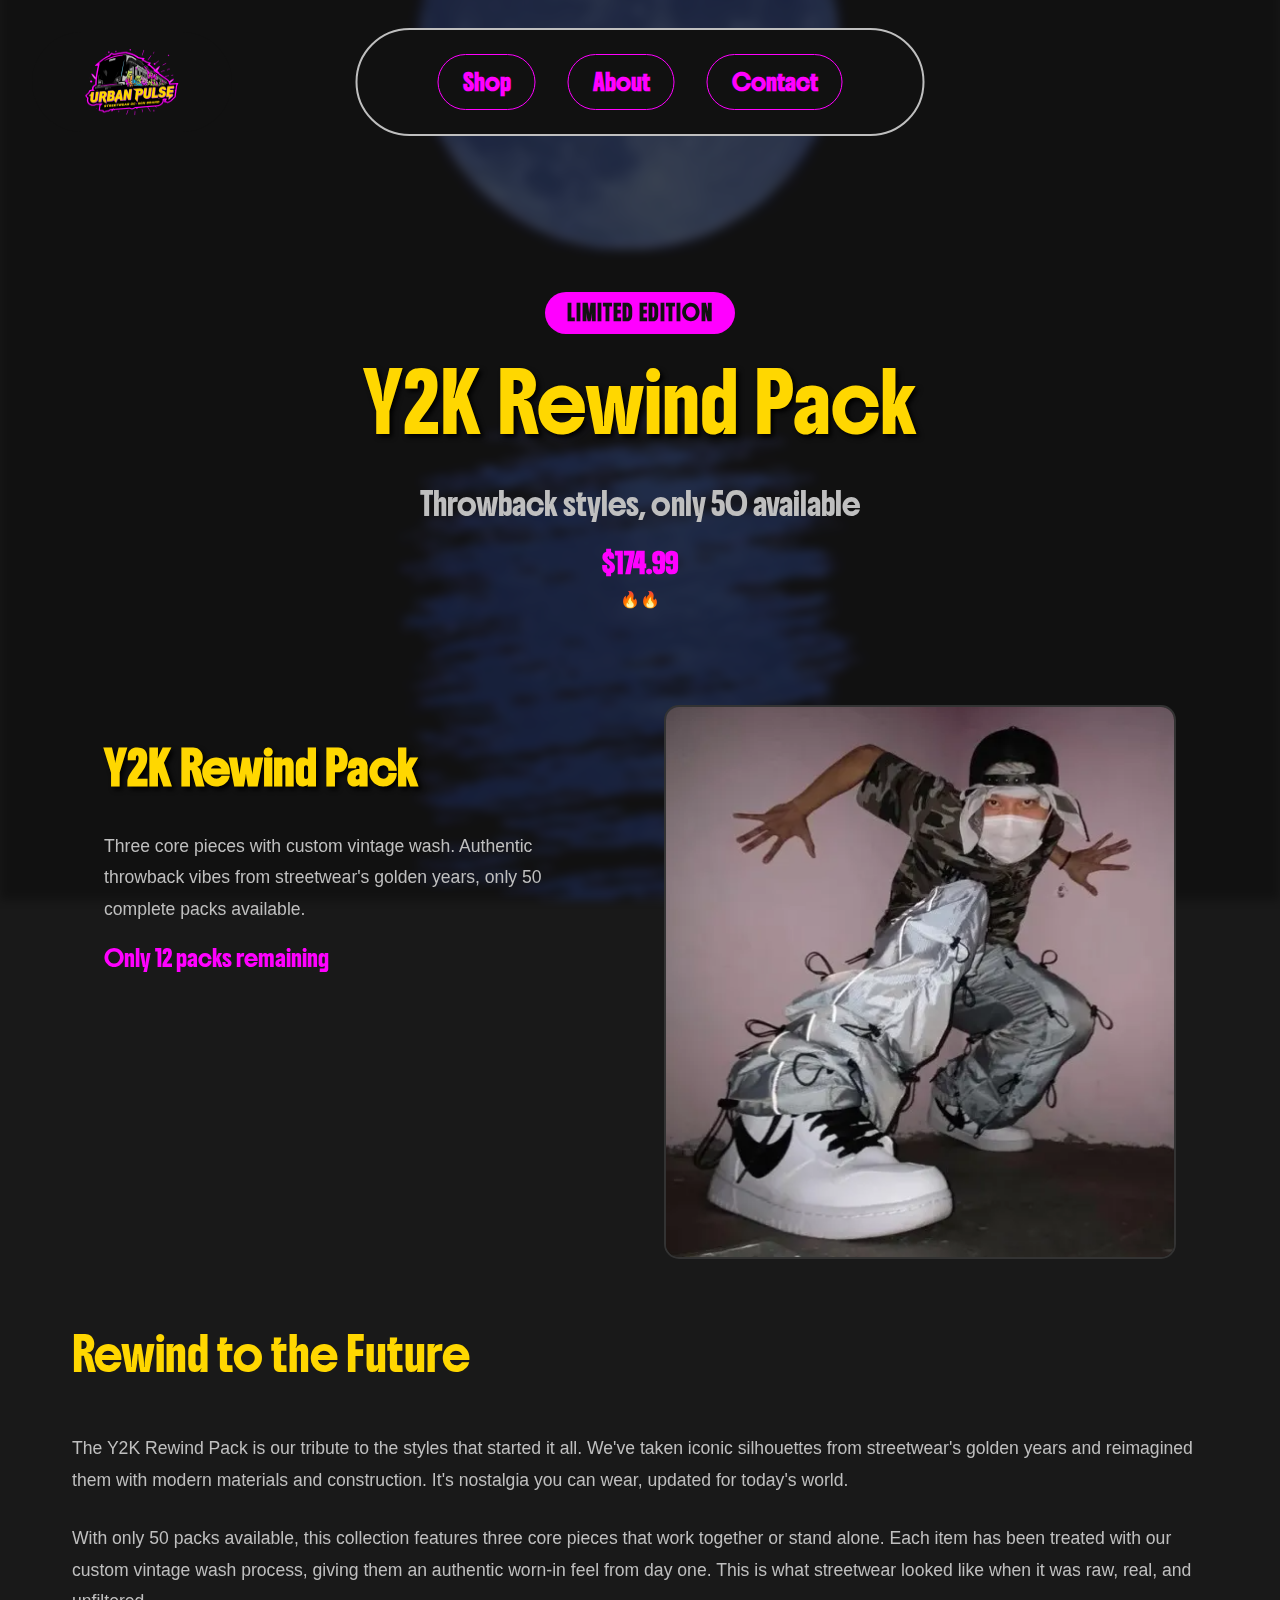
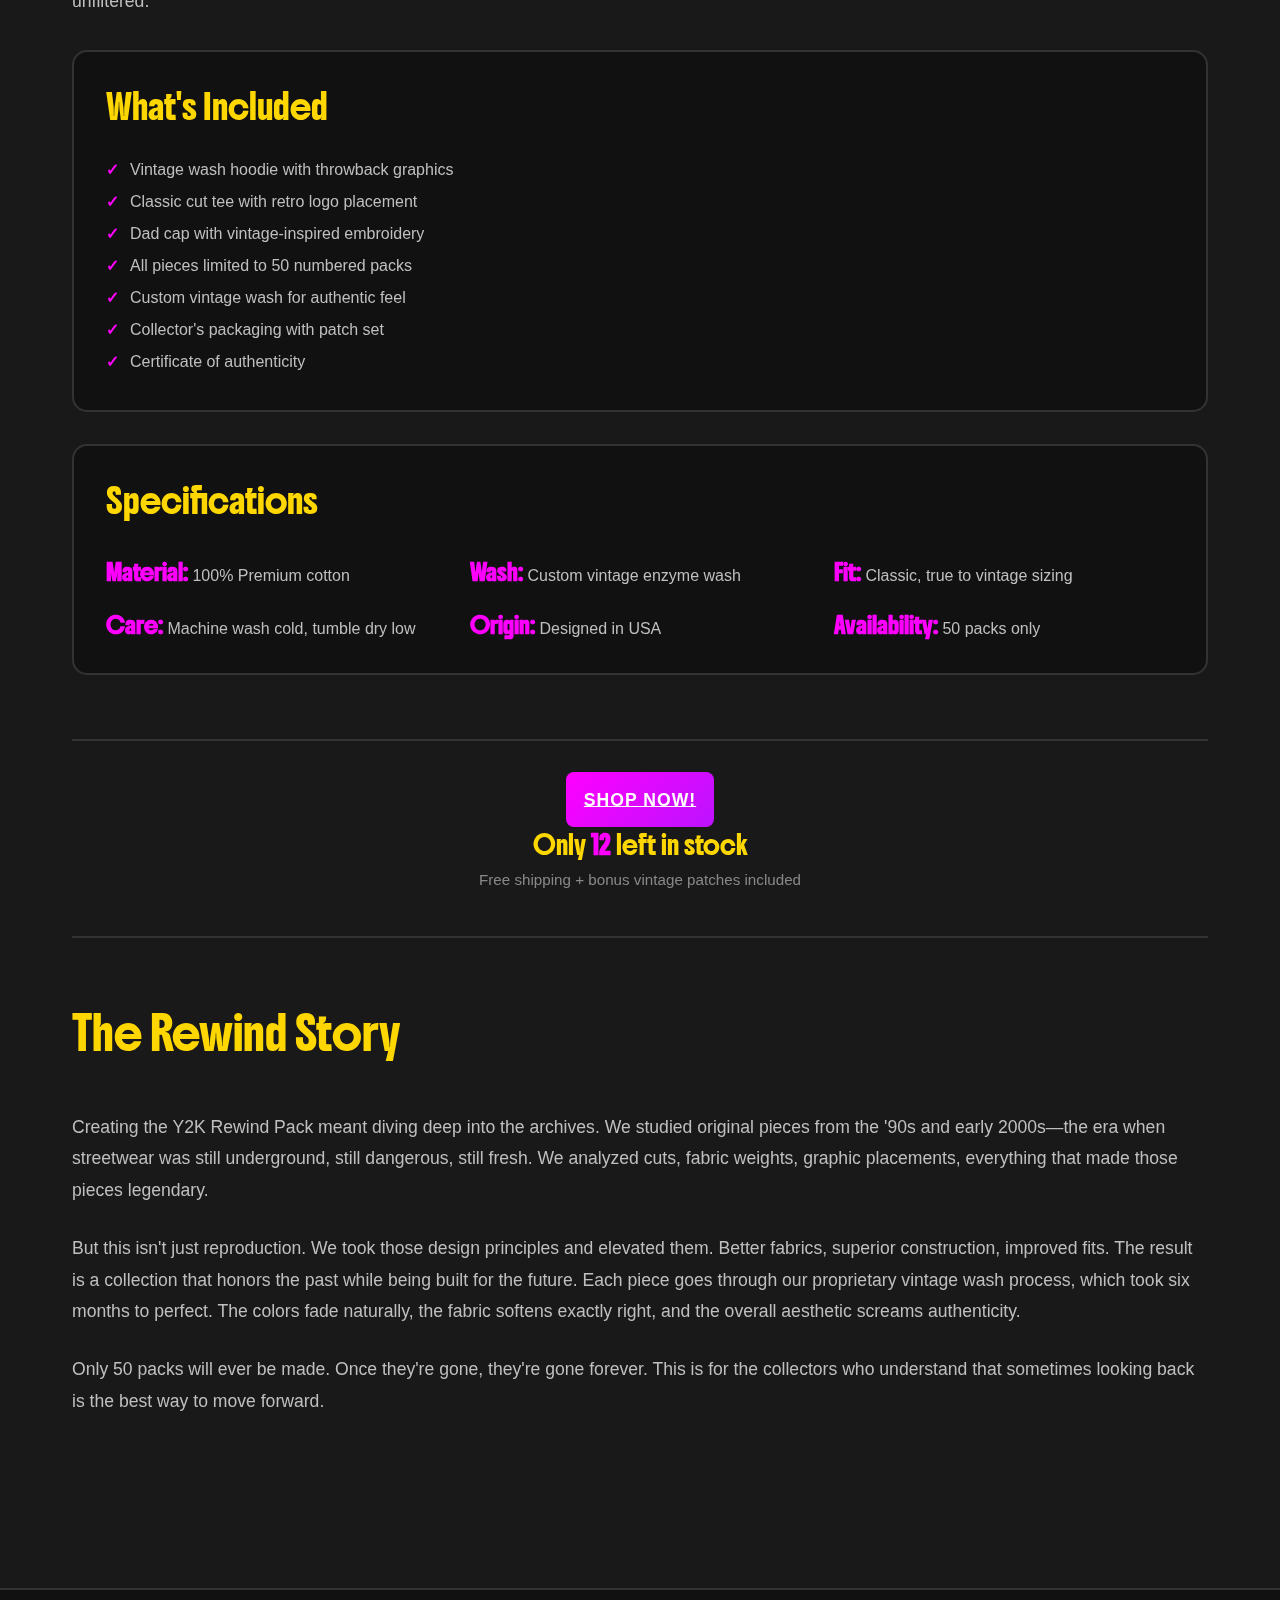
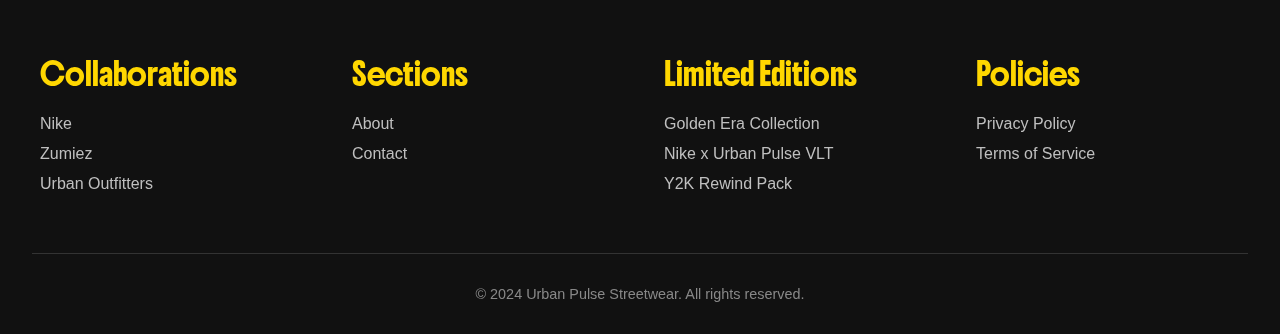
<file: ltd3.html>
<!DOCTYPE html>
<html lang="en">
  <head>
    <meta charset="UTF-8" />
    <meta name="viewport" content="width=device-width, initial-scale=1.0" />
    <meta http-equiv="X-UA-Compatible" content="ie=edge" />
    <title>Y2K Rewind Pack - Urban Pulse Streetwear</title>
    <link rel="stylesheet" href="styles.css" />
    <link rel="preconnect" href="https://fonts.googleapis.com" />
    <link rel="preconnect" href="https://fonts.gstatic.com" crossorigin />
    <link
      href="https://fonts.googleapis.com/css2?family=BBH+Sans+Bartle&family=Rubik+80s+Fade&display=swap"
      rel="stylesheet"
    />
    <link rel="preconnect" href="https://fonts.googleapis.com" />
    <link rel="preconnect" href="https://fonts.gstatic.com" crossorigin />
    <link
      href="https://fonts.googleapis.com/css2?family=BBH+Sans+Bartle&family=Boldonse&family=Rubik+80s+Fade&display=swap"
      rel="stylesheet"
    />
    <link
      rel="shortcut icon"
      href="img/UrbanPulseLogo.png"
      type="image/x-icon"
    />
  </head>

  <body>
    <video autoplay muted loop class="moon-video ltd3-video">
      <source src="img/moon.mp4" type="video/mp4" />
    </video>

    <div class="nav-container">
      <img
        src="img/UrbanPulseLogo.png"
        width="200px"
        height="100px"
        class="urban-pulse-logo"
        alt="Urban Pulse Train Logo"
      />
      <nav>
        <a href="shop.html" class="nav-shop">Shop</a>
        <a href="about.html">About</a>
        <a href="contact.html">Contact</a>
      </nav>
    </div>

    <div class="product-page-content">
      <div class="product-hero">
        <div class="product-badge">LIMITED EDITION</div>
        <h1 class="product-title">Y2K Rewind Pack</h1>
        <p class="product-subtitle">Throwback styles, only 50 available</p>
        <div class="product-price">$174.99</div>
        <div class="heat-meter">🔥🔥</div>
      </div>

      <section class="product-hero-image-section">
        <div class="product-hero-text-container">
          <h2
            style="
              font-family: 'Boldonse', system-ui;
              font-size: 2rem;
              color: #ffd700;
              margin-bottom: 1em;
              text-shadow: 3px 3px 5px black;
            "
          >
            Y2K Rewind Pack
          </h2>
          <p
            style="
              color: #bfbfbf;
              font-size: 1.1rem;
              line-height: 1.8;
              margin-bottom: 1em;
            "
          >
            Three core pieces with custom vintage wash. Authentic throwback
            vibes from streetwear's golden years, only 50 complete packs
            available.
          </p>
          <p
            style="
              color: #ff00ff;
              font-size: 1rem;
              font-family: 'Boldonse', system-ui;
            "
          >
            Only 12 packs remaining
          </p>
        </div>

        <div class="product-hero-image-container">
          <img
            src="img/y2k-rewind-model.png"
            alt="Y2K Rewind Model"
            class="product-hero-img"
          />
        </div>
      </section>

      <section class="product-details">
        <h2>Rewind to the Future</h2>
        <p>
          The Y2K Rewind Pack is our tribute to the styles that started it all.
          We've taken iconic silhouettes from streetwear's golden years and
          reimagined them with modern materials and construction. It's nostalgia
          you can wear, updated for today's world.
        </p>

        <p>
          With only 50 packs available, this collection features three core
          pieces that work together or stand alone. Each item has been treated
          with our custom vintage wash process, giving them an authentic worn-in
          feel from day one. This is what streetwear looked like when it was
          raw, real, and unfiltered.
        </p>

        <div class="product-features">
          <h3>What's Included</h3>
          <ul>
            <li>Vintage wash hoodie with throwback graphics</li>
            <li>Classic cut tee with retro logo placement</li>
            <li>Dad cap with vintage-inspired embroidery</li>
            <li>All pieces limited to 50 numbered packs</li>
            <li>Custom vintage wash for authentic feel</li>
            <li>Collector's packaging with patch set</li>
            <li>Certificate of authenticity</li>
          </ul>
        </div>

        <div class="product-specs">
          <h3>Specifications</h3>
          <div class="specs-grid">
            <div class="spec-item">
              <strong>Material:</strong> 100% Premium cotton
            </div>
            <div class="spec-item">
              <strong>Wash:</strong> Custom vintage enzyme wash
            </div>
            <div class="spec-item">
              <strong>Fit:</strong> Classic, true to vintage sizing
            </div>
            <div class="spec-item">
              <strong>Care:</strong> Machine wash cold, tumble dry low
            </div>
            <div class="spec-item">
              <strong>Origin:</strong> Designed in USA
            </div>
            <div class="spec-item">
              <strong>Availability:</strong> 50 packs only
            </div>
          </div>
        </div>
      </section>

      <section class="product-cta-section">
        <a href="shop.html" class="add-to-cart-btn" id="addToCartBtn"
          >Shop Now!</a
        >
        <p class="stock-notice" id="stockNotice">
          Only <span class="stock-count">12</span> left in stock
        </p>
        <p class="shipping-info">
          Free shipping + bonus vintage patches included
        </p>
      </section>

      <section class="product-story">
        <h2>The Rewind Story</h2>
        <p>
          Creating the Y2K Rewind Pack meant diving deep into the archives. We
          studied original pieces from the '90s and early 2000s—the era when
          streetwear was still underground, still dangerous, still fresh. We
          analyzed cuts, fabric weights, graphic placements, everything that
          made those pieces legendary.
        </p>

        <p>
          But this isn't just reproduction. We took those design principles and
          elevated them. Better fabrics, superior construction, improved fits.
          The result is a collection that honors the past while being built for
          the future. Each piece goes through our proprietary vintage wash
          process, which took six months to perfect. The colors fade naturally,
          the fabric softens exactly right, and the overall aesthetic screams
          authenticity.
        </p>

        <p>
          Only 50 packs will ever be made. Once they're gone, they're gone
          forever. This is for the collectors who understand that sometimes
          looking back is the best way to move forward.
        </p>
      </section>
    </div>

    <footer class="site-footer">
      <div class="footer-container">
        <div class="footer-column">
          <h3 class="footer-heading">Collaborations</h3>
          <ul class="footer-links">
            <li><a href="nike.html" class="footer-link">Nike</a></li>
            <li><a href="zumiez.html" class="footer-link">Zumiez</a></li>
            <li>
              <a href="urban_outfitters.html" class="footer-link"
                >Urban Outfitters</a
              >
            </li>
          </ul>
        </div>

        <div class="footer-column">
          <h3 class="footer-heading">Sections</h3>
          <ul class="footer-links">
            <li><a href="about.html" class="footer-link">About</a></li>
            <li><a href="contact.html" class="footer-link">Contact</a></li>
          </ul>
        </div>

        <div class="footer-column">
          <h3 class="footer-heading">Limited Editions</h3>
          <ul class="footer-links">
            <li>
              <a href="ltd1.html" class="footer-link">Golden Era Collection</a>
            </li>
            <li>
              <a href="ltd2.html" class="footer-link">Nike x Urban Pulse VLT</a>
            </li>
            <li>
              <a href="ltd3.html" class="footer-link">Y2K Rewind Pack</a>
            </li>
          </ul>
        </div>

        <div class="footer-column">
          <h3 class="footer-heading">Policies</h3>
          <ul class="footer-links">
            <li>
              <a href="privacy.html" class="footer-link">Privacy Policy</a>
            </li>
            <li><a href="tos.html" class="footer-link">Terms of Service</a></li>
          </ul>
        </div>
      </div>

      <div class="footer-bottom">
        <p class="footer-copyright">
          © 2024 Urban Pulse Streetwear. All rights reserved.
        </p>
      </div>
    </footer>

    <script src="script.js"></script>
  </body>
</html>
</file>
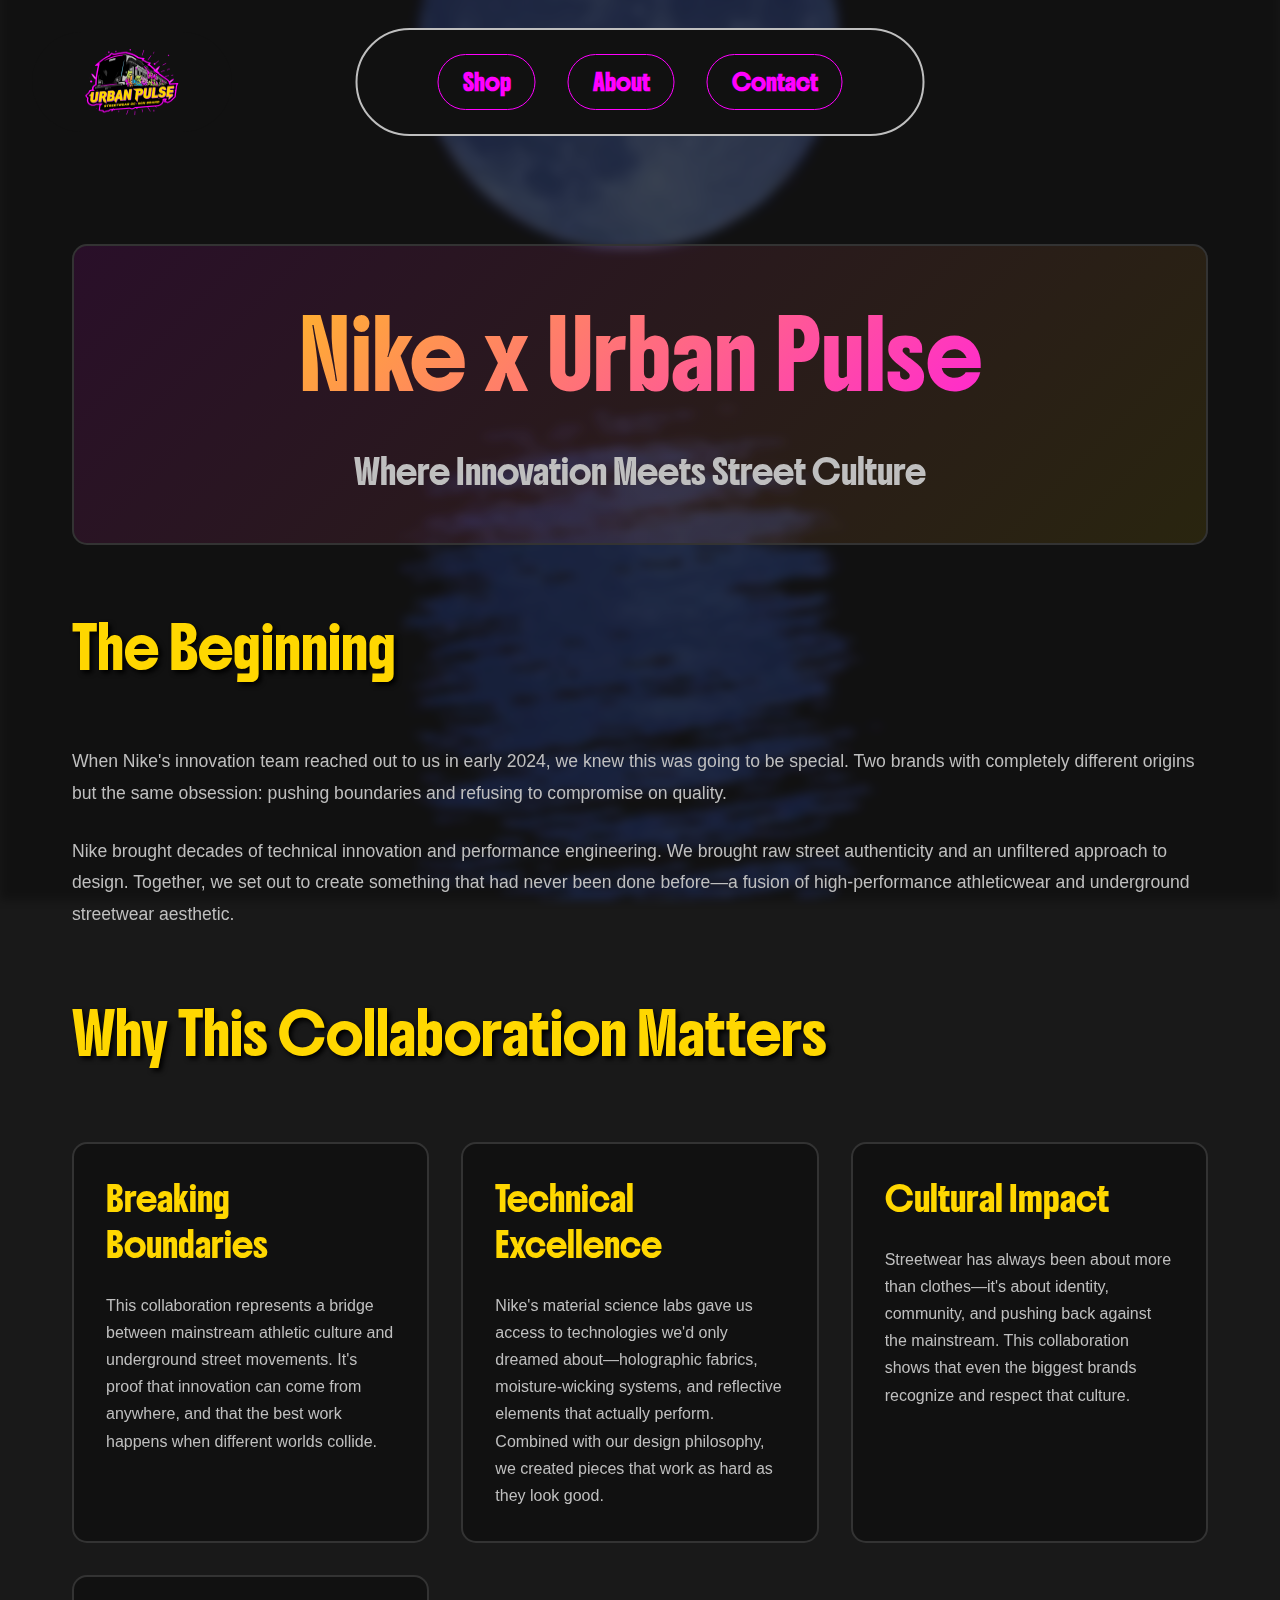
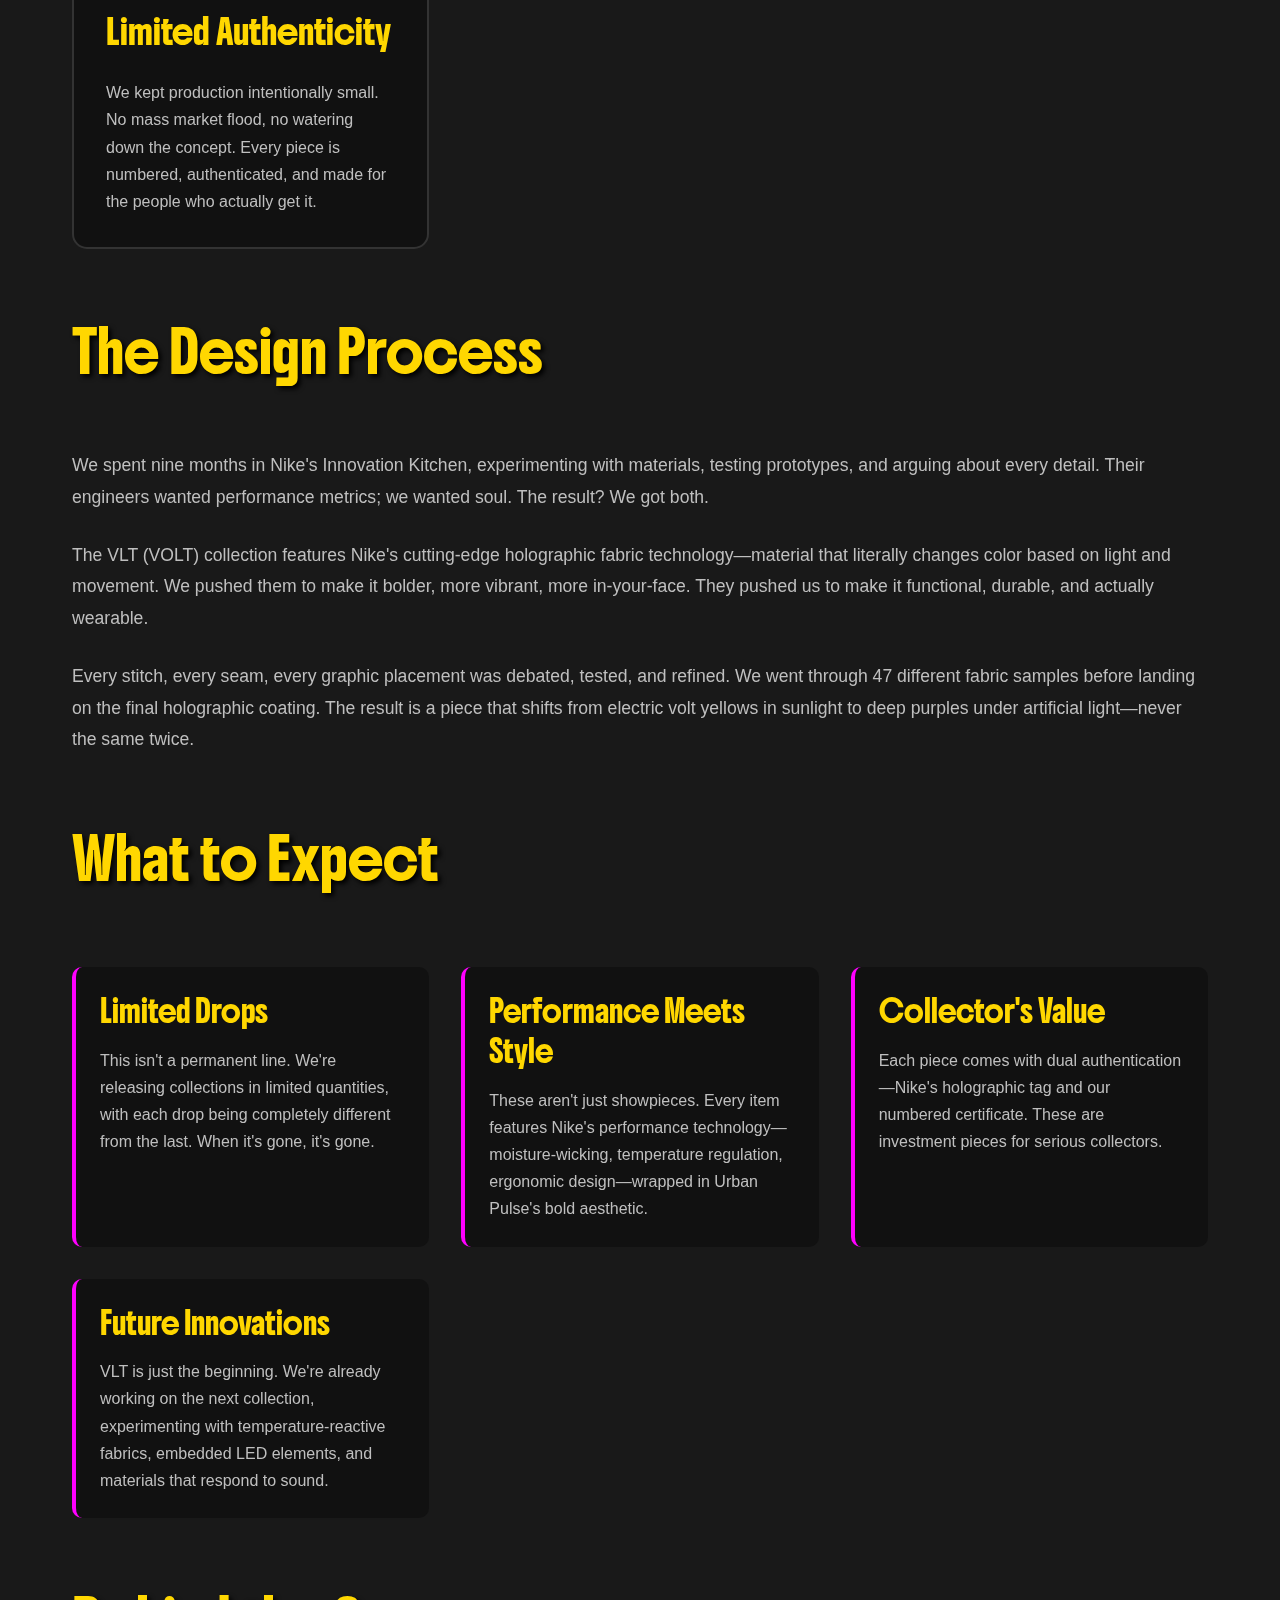
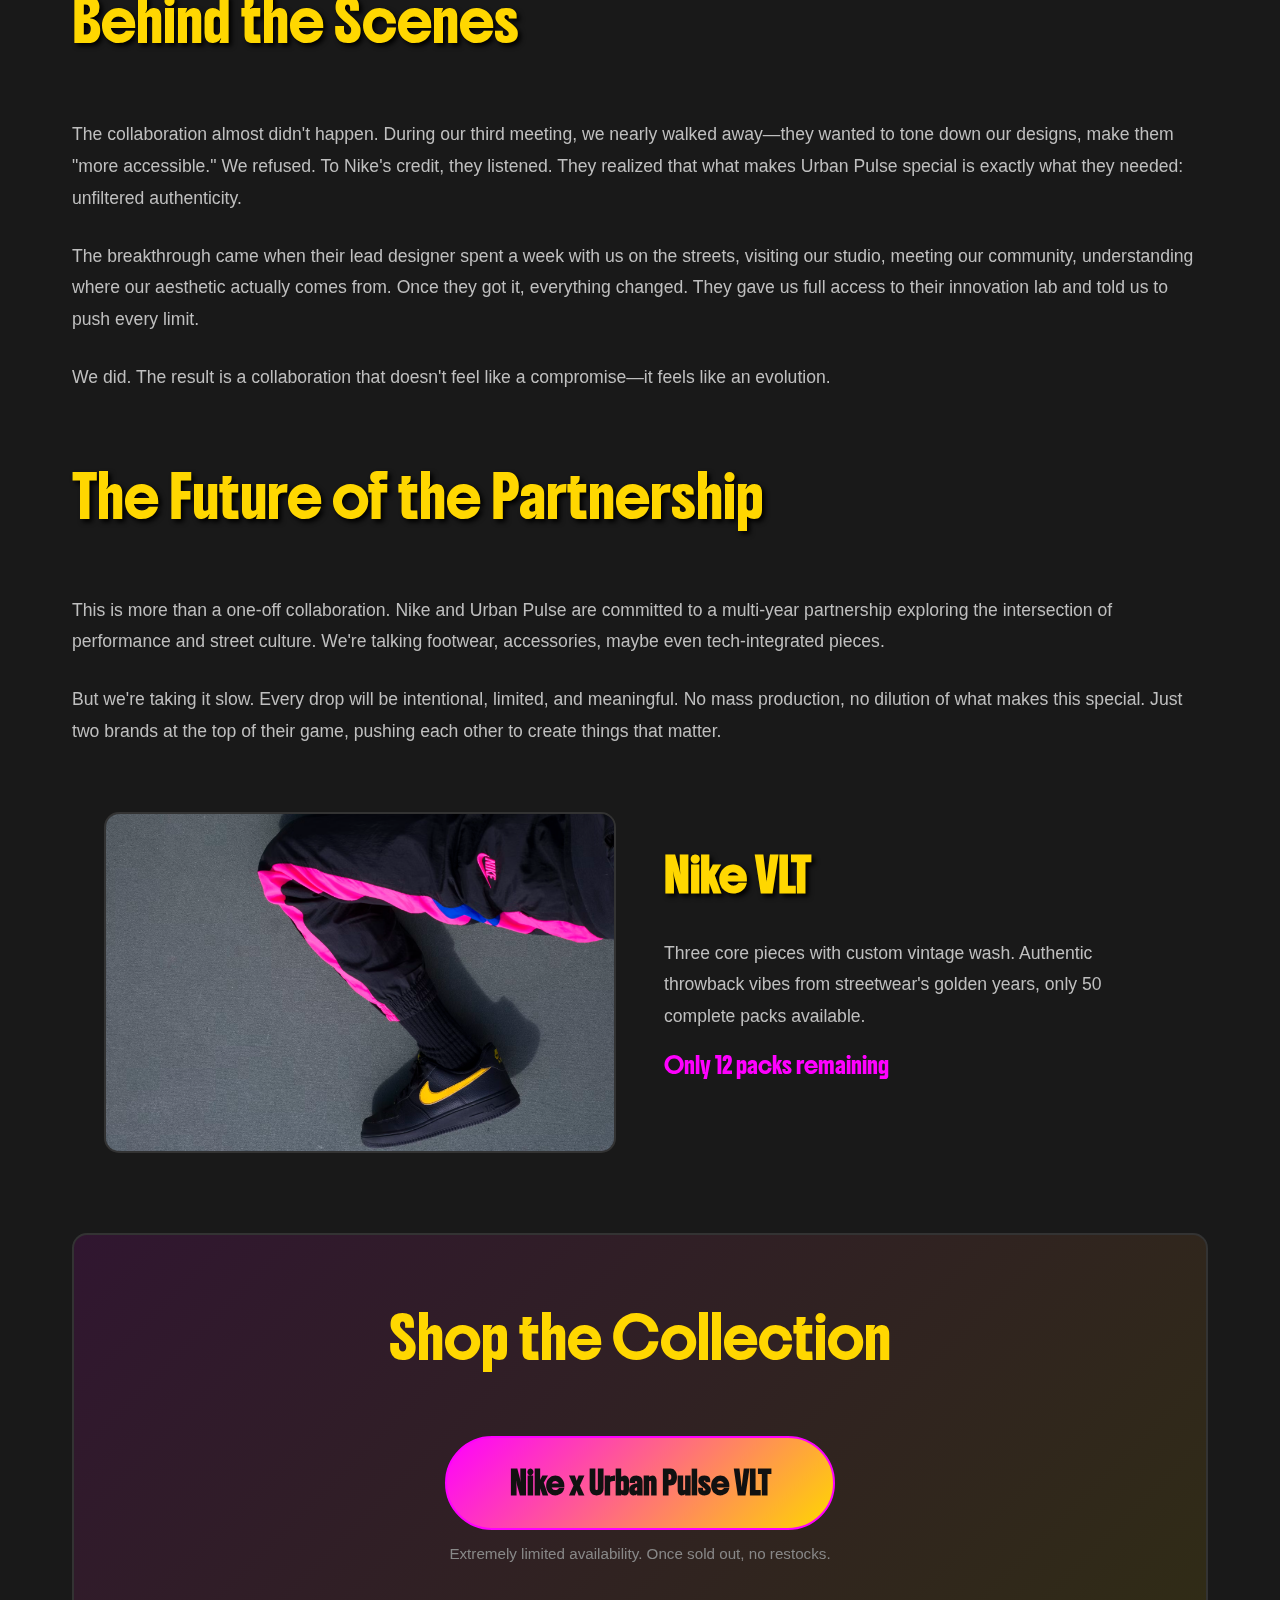
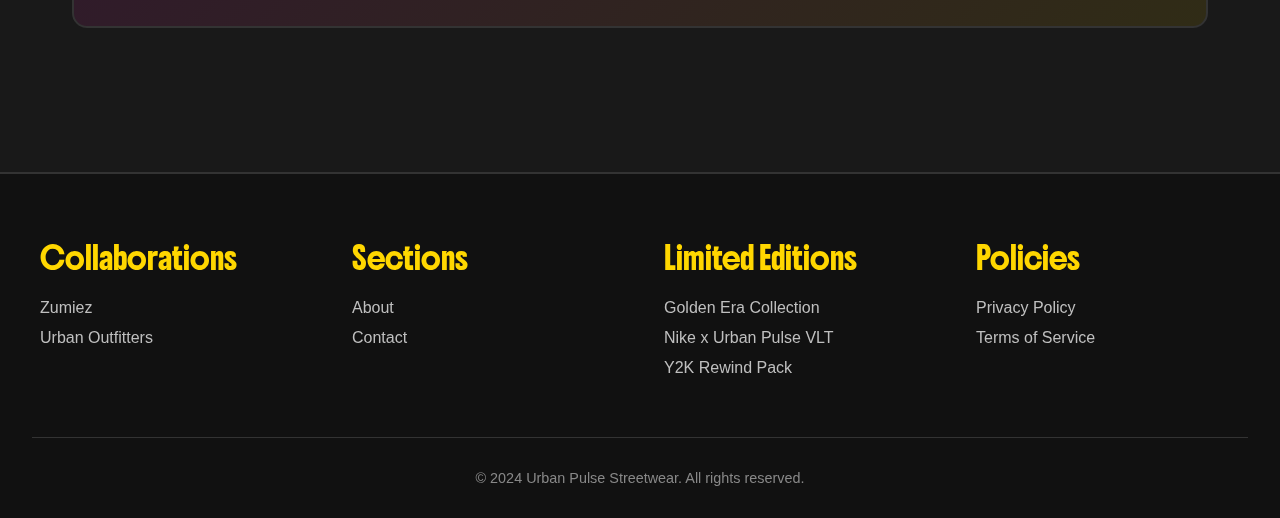
<file: nike.html>
<!DOCTYPE html>
<html lang="en">
  <head>
    <meta charset="UTF-8" />
    <meta name="viewport" content="width=device-width, initial-scale=1.0" />
    <meta http-equiv="X-UA-Compatible" content="ie=edge" />
    <title>Nike x Urban Pulse Collaboration - Urban Pulse Streetwear</title>
    <link rel="stylesheet" href="styles.css" />
    <link rel="preconnect" href="https://fonts.googleapis.com" />
    <link rel="preconnect" href="https://fonts.gstatic.com" crossorigin />
    <link
      href="https://fonts.googleapis.com/css2?family=BBH+Sans+Bartle&family=Rubik+80s+Fade&display=swap"
      rel="stylesheet"
    />
    <link rel="preconnect" href="https://fonts.googleapis.com" />
    <link rel="preconnect" href="https://fonts.gstatic.com" crossorigin />
    <link
      href="https://fonts.googleapis.com/css2?family=BBH+Sans+Bartle&family=Boldonse&family=Rubik+80s+Fade&display=swap"
      rel="stylesheet"
    />
    <link
      rel="shortcut icon"
      href="img/UrbanPulseLogo.png"
      type="image/x-icon"
    />
  </head>

  <body>
    <video autoplay muted loop class="moon-video nike-video">
      <source src="img/moon.mp4" type="video/mp4" />
    </video>

    <div class="nav-container">
      <img
        src="img/UrbanPulseLogo.png"
        width="200px"
        height="100px"
        class="urban-pulse-logo"
        alt="Urban Pulse Train Logo"
      />
      <nav>
        <a href="shop.html" class="nav-shop">Shop</a>
        <a href="about.html">About</a>
        <a href="contact.html">Contact</a>
      </nav>
    </div>

    <div class="collab-page-content">
      <div class="collab-hero">
        <h1 class="collab-title">Nike x Urban Pulse</h1>
        <p class="collab-subtitle">Where Innovation Meets Street Culture</p>
      </div>

      <section class="collab-section">
        <h2>The Beginning</h2>
        <p>
          When Nike's innovation team reached out to us in early 2024, we knew
          this was going to be special. Two brands with completely different
          origins but the same obsession: pushing boundaries and refusing to
          compromise on quality.
        </p>

        <p>
          Nike brought decades of technical innovation and performance
          engineering. We brought raw street authenticity and an unfiltered
          approach to design. Together, we set out to create something that had
          never been done before—a fusion of high-performance athleticwear and
          underground streetwear aesthetic.
        </p>
      </section>

      <section class="collab-section">
        <h2>Why This Collaboration Matters</h2>
        <div class="collab-grid">
          <div class="collab-card">
            <h3>Breaking Boundaries</h3>
            <p>
              This collaboration represents a bridge between mainstream athletic
              culture and underground street movements. It's proof that
              innovation can come from anywhere, and that the best work happens
              when different worlds collide.
            </p>
          </div>

          <div class="collab-card">
            <h3>Technical Excellence</h3>
            <p>
              Nike's material science labs gave us access to technologies we'd
              only dreamed about—holographic fabrics, moisture-wicking systems,
              and reflective elements that actually perform. Combined with our
              design philosophy, we created pieces that work as hard as they
              look good.
            </p>
          </div>

          <div class="collab-card">
            <h3>Cultural Impact</h3>
            <p>
              Streetwear has always been about more than clothes—it's about
              identity, community, and pushing back against the mainstream. This
              collaboration shows that even the biggest brands recognize and
              respect that culture.
            </p>
          </div>

          <div class="collab-card">
            <h3>Limited Authenticity</h3>
            <p>
              We kept production intentionally small. No mass market flood, no
              watering down the concept. Every piece is numbered, authenticated,
              and made for the people who actually get it.
            </p>
          </div>
        </div>
      </section>

      <section class="collab-section">
        <h2>The Design Process</h2>
        <p>
          We spent nine months in Nike's Innovation Kitchen, experimenting with
          materials, testing prototypes, and arguing about every detail. Their
          engineers wanted performance metrics; we wanted soul. The result? We
          got both.
        </p>

        <p>
          The VLT (VOLT) collection features Nike's cutting-edge holographic
          fabric technology—material that literally changes color based on light
          and movement. We pushed them to make it bolder, more vibrant, more
          in-your-face. They pushed us to make it functional, durable, and
          actually wearable.
        </p>

        <p>
          Every stitch, every seam, every graphic placement was debated, tested,
          and refined. We went through 47 different fabric samples before
          landing on the final holographic coating. The result is a piece that
          shifts from electric volt yellows in sunlight to deep purples under
          artificial light—never the same twice.
        </p>
      </section>

      <section class="collab-section">
        <h2>What to Expect</h2>
        <div class="expectations-list">
          <div class="expectation-item">
            <h3>Limited Drops</h3>
            <p>
              This isn't a permanent line. We're releasing collections in
              limited quantities, with each drop being completely different from
              the last. When it's gone, it's gone.
            </p>
          </div>

          <div class="expectation-item">
            <h3>Performance Meets Style</h3>
            <p>
              These aren't just showpieces. Every item features Nike's
              performance technology—moisture-wicking, temperature regulation,
              ergonomic design—wrapped in Urban Pulse's bold aesthetic.
            </p>
          </div>

          <div class="expectation-item">
            <h3>Collector's Value</h3>
            <p>
              Each piece comes with dual authentication—Nike's holographic tag
              and our numbered certificate. These are investment pieces for
              serious collectors.
            </p>
          </div>

          <div class="expectation-item">
            <h3>Future Innovations</h3>
            <p>
              VLT is just the beginning. We're already working on the next
              collection, experimenting with temperature-reactive fabrics,
              embedded LED elements, and materials that respond to sound.
            </p>
          </div>
        </div>
      </section>

      <section class="collab-section">
        <h2>Behind the Scenes</h2>
        <p>
          The collaboration almost didn't happen. During our third meeting, we
          nearly walked away—they wanted to tone down our designs, make them
          "more accessible." We refused. To Nike's credit, they listened. They
          realized that what makes Urban Pulse special is exactly what they
          needed: unfiltered authenticity.
        </p>

        <p>
          The breakthrough came when their lead designer spent a week with us on
          the streets, visiting our studio, meeting our community, understanding
          where our aesthetic actually comes from. Once they got it, everything
          changed. They gave us full access to their innovation lab and told us
          to push every limit.
        </p>

        <p>
          We did. The result is a collaboration that doesn't feel like a
          compromise—it feels like an evolution.
        </p>
      </section>

      <section class="collab-section">
        <h2>The Future of the Partnership</h2>
        <p>
          This is more than a one-off collaboration. Nike and Urban Pulse are
          committed to a multi-year partnership exploring the intersection of
          performance and street culture. We're talking footwear, accessories,
          maybe even tech-integrated pieces.
        </p>

        <p>
          But we're taking it slow. Every drop will be intentional, limited, and
          meaningful. No mass production, no dilution of what makes this
          special. Just two brands at the top of their game, pushing each other
          to create things that matter.
        </p>
      </section>

      <section class="product-hero-image-section">
        <div class="product-hero-image-container">
          <img
            src="img/nike-vlt-model.png"
            alt="Nike VLT Model"
            class="product-hero-img"
          />
        </div>

        <div class="product-hero-text-container">
          <h2
            style="
              font-family: 'Boldonse', system-ui;
              font-size: 2rem;
              color: #ffd700;
              margin-bottom: 1em;
              text-shadow: 3px 3px 5px black;
            "
          >
            Nike VLT
          </h2>
          <p
            style="
              color: #bfbfbf;
              font-size: 1.1rem;
              line-height: 1.8;
              margin-bottom: 1em;
            "
          >
            Three core pieces with custom vintage wash. Authentic throwback
            vibes from streetwear's golden years, only 50 complete packs
            available.
          </p>
          <p
            style="
              color: #ff00ff;
              font-size: 1rem;
              font-family: 'Boldonse', system-ui;
            "
          >
            Only 12 packs remaining
          </p>
        </div>
      </section>

      <section class="collab-cta">
        <h2>Shop the Collection</h2>
        <a href="ltd2.html" class="collab-cta-button">Nike x Urban Pulse VLT</a>
        <p class="collab-cta-note">
          Extremely limited availability. Once sold out, no restocks.
        </p>
      </section>
    </div>

    <footer class="site-footer">
      <div class="footer-container">
        <div class="footer-column">
          <h3 class="footer-heading">Collaborations</h3>
          <ul class="footer-links">
            <li><a href="zumiez.html" class="footer-link">Zumiez</a></li>
            <li>
              <a href="urban_outfitters.html" class="footer-link"
                >Urban Outfitters</a
              >
            </li>
          </ul>
        </div>

        <div class="footer-column">
          <h3 class="footer-heading">Sections</h3>
          <ul class="footer-links">
            <li><a href="about.html" class="footer-link">About</a></li>
            <li><a href="contact.html" class="footer-link">Contact</a></li>
          </ul>
        </div>

        <div class="footer-column">
          <h3 class="footer-heading">Limited Editions</h3>
          <ul class="footer-links">
            <li>
              <a href="ltd1.html" class="footer-link">Golden Era Collection</a>
            </li>
            <li>
              <a href="ltd2.html" class="footer-link">Nike x Urban Pulse VLT</a>
            </li>
            <li><a href="ltd3.html" class="footer-link">Y2K Rewind Pack</a></li>
          </ul>
        </div>

        <div class="footer-column">
          <h3 class="footer-heading">Policies</h3>
          <ul class="footer-links">
            <li>
              <a href="privacy.html" class="footer-link">Privacy Policy</a>
            </li>
            <li><a href="tos.html" class="footer-link">Terms of Service</a></li>
          </ul>
        </div>
      </div>

      <div class="footer-bottom">
        <p class="footer-copyright">
          © 2024 Urban Pulse Streetwear. All rights reserved.
        </p>
      </div>
    </footer>

    <script src="script.js"></script>
  </body>
</html>
</file>
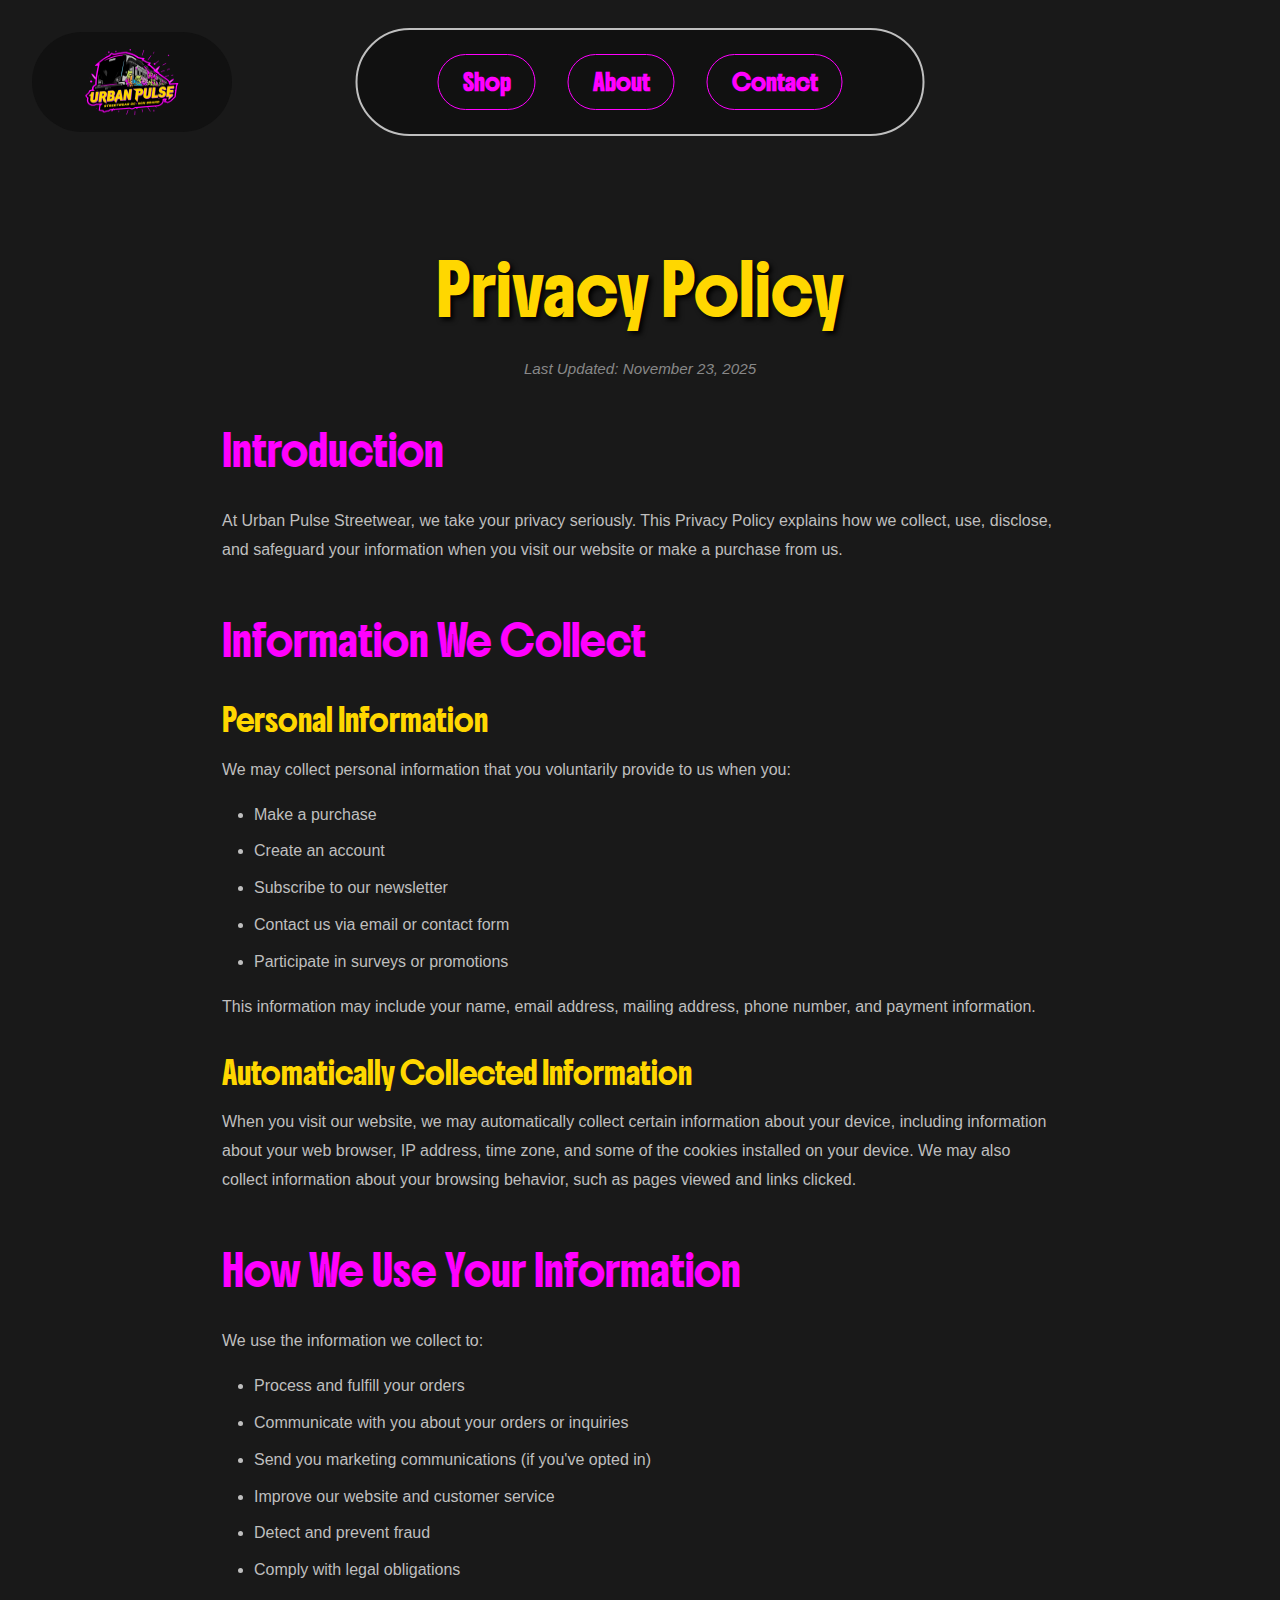
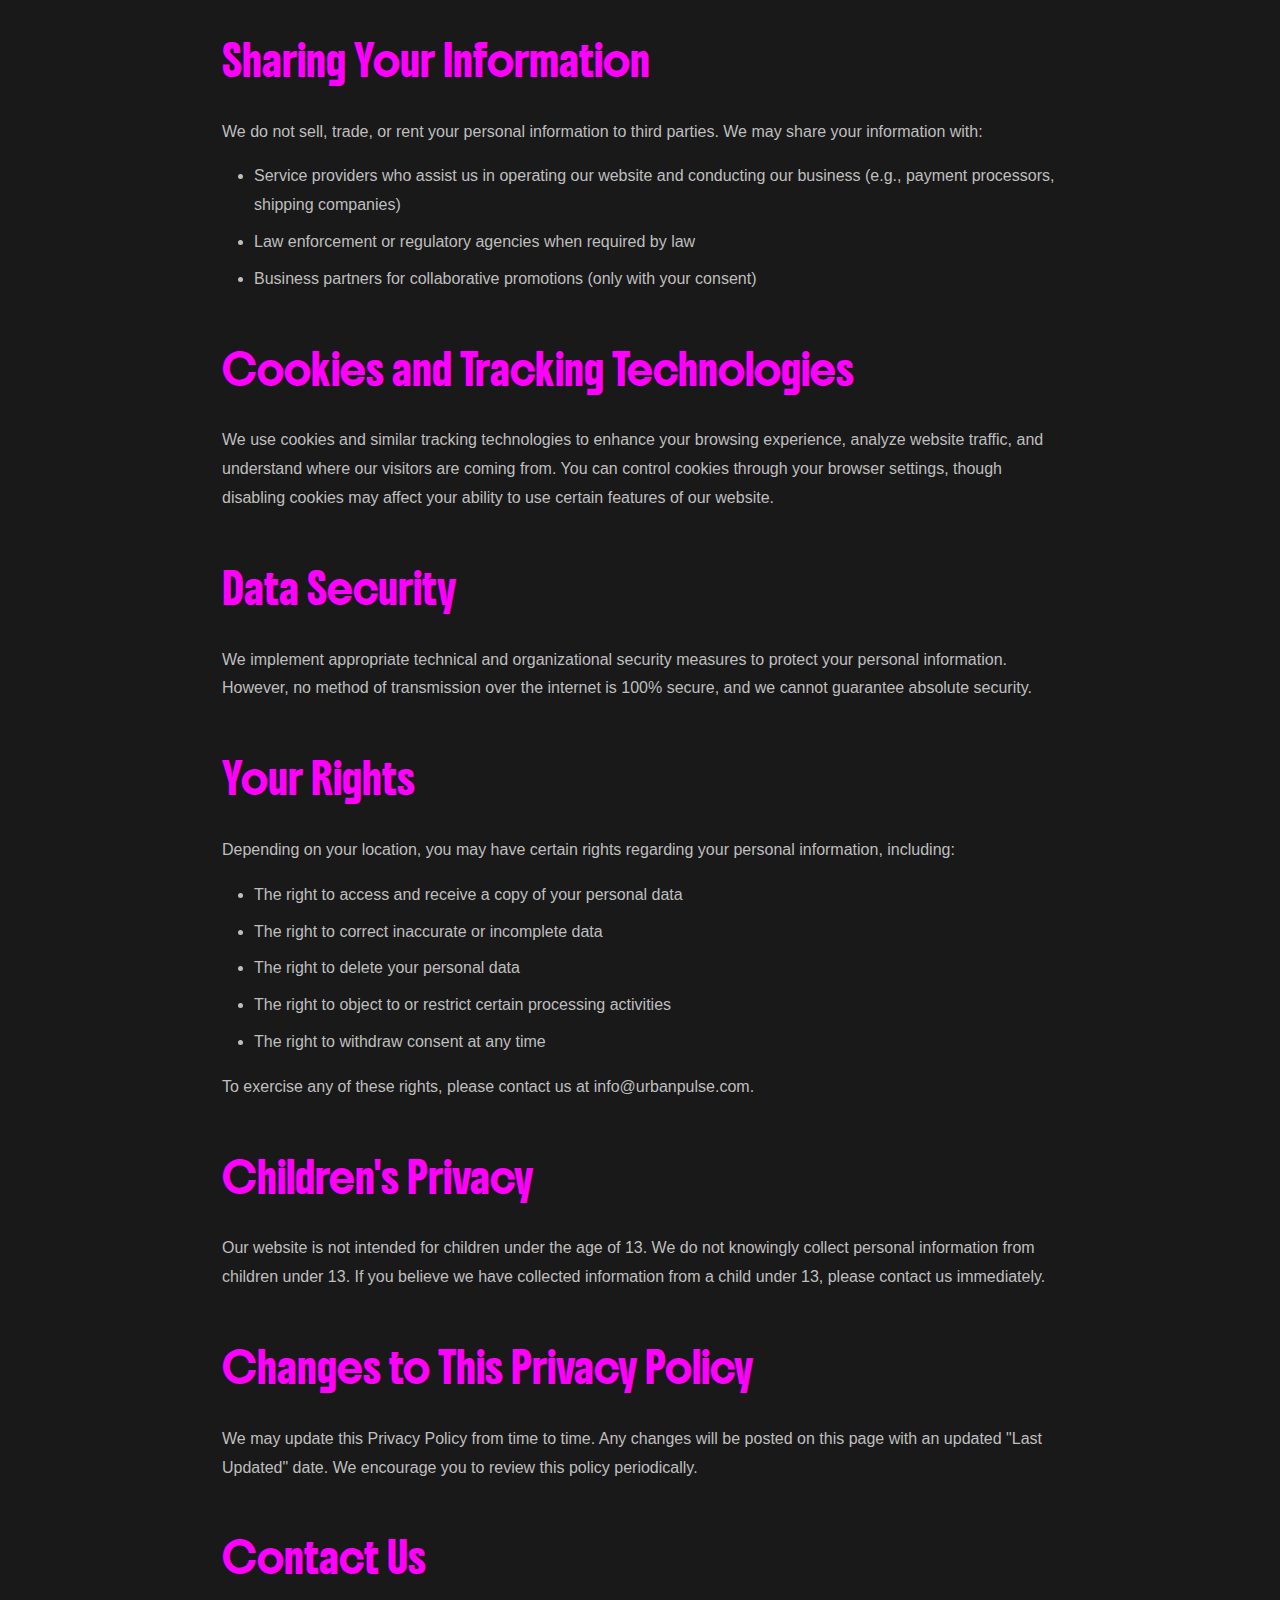
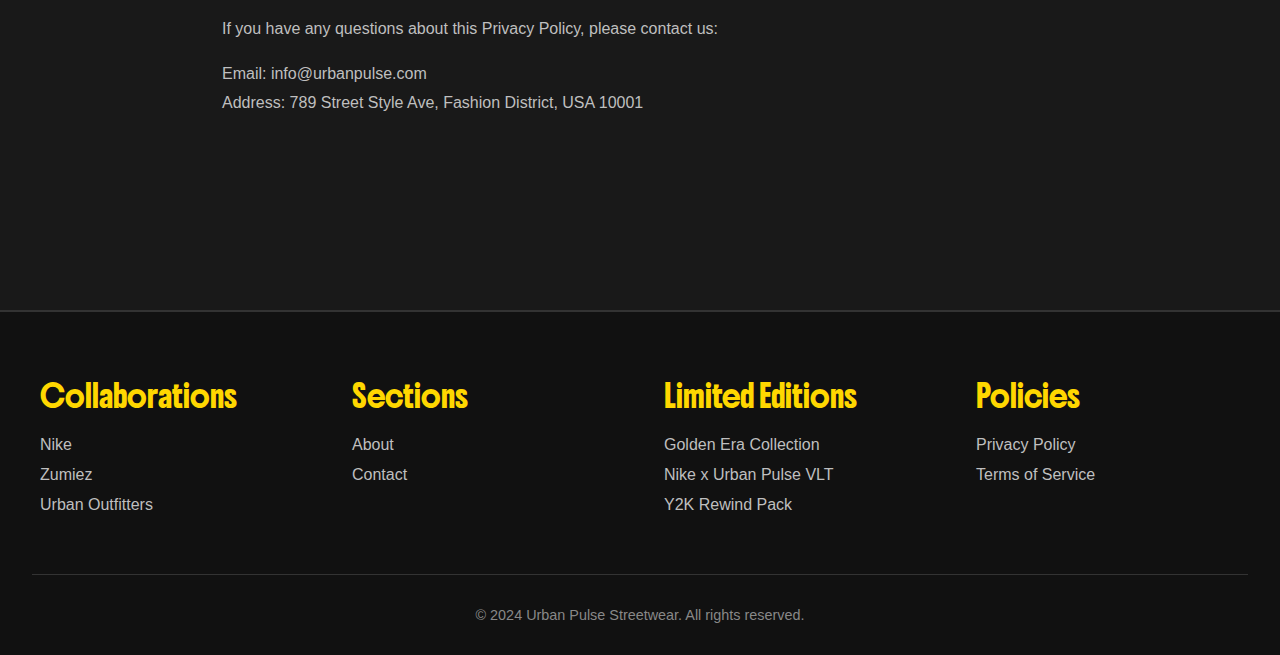
<file: privacy.html>
<!DOCTYPE html>
<html lang="en">
  <head>
    <meta charset="UTF-8" />
    <meta name="viewport" content="width=device-width, initial-scale=1.0" />
    <meta http-equiv="X-UA-Compatible" content="ie=edge" />
    <title>Privacy Policy - Urban Pulse Streetwear</title>
    <link rel="stylesheet" href="styles.css" />
    <link rel="preconnect" href="https://fonts.googleapis.com" />
    <link rel="preconnect" href="https://fonts.gstatic.com" crossorigin />
    <link
      href="https://fonts.googleapis.com/css2?family=BBH+Sans+Bartle&family=Rubik+80s+Fade&display=swap"
      rel="stylesheet"
    />
    <link rel="preconnect" href="https://fonts.googleapis.com" />
    <link rel="preconnect" href="https://fonts.gstatic.com" crossorigin />
    <link
      href="https://fonts.googleapis.com/css2?family=BBH+Sans+Bartle&family=Boldonse&family=Rubik+80s+Fade&display=swap"
      rel="stylesheet"
    />
    <link
      rel="shortcut icon"
      href="img/UrbanPulseLogo.png"
      type="image/x-icon"
    />
  </head>

  <body>
    <div class="nav-container">
      <img
        src="img/UrbanPulseLogo.png"
        width="200px"
        height="100px"
        class="urban-pulse-logo"
        alt="Urban Pulse Train Logo"
      />
      <nav>
        <a href="shop.html" class="nav-shop">Shop</a>
        <a href="about.html">About</a>
        <a href="contact.html">Contact</a>
      </nav>
    </div>

    <div class="legal-page-content">
      <h1 class="legal-title">Privacy Policy</h1>
      <p class="legal-date">Last Updated: November 23, 2025</p>

      <section class="legal-section">
        <h2>Introduction</h2>
        <p>
          At Urban Pulse Streetwear, we take your privacy seriously. This
          Privacy Policy explains how we collect, use, disclose, and safeguard
          your information when you visit our website or make a purchase from
          us.
        </p>
      </section>

      <section class="legal-section">
        <h2>Information We Collect</h2>
        <h3>Personal Information</h3>
        <p>
          We may collect personal information that you voluntarily provide to us
          when you:
        </p>
        <ul>
          <li>Make a purchase</li>
          <li>Create an account</li>
          <li>Subscribe to our newsletter</li>
          <li>Contact us via email or contact form</li>
          <li>Participate in surveys or promotions</li>
        </ul>
        <p>
          This information may include your name, email address, mailing
          address, phone number, and payment information.
        </p>

        <h3>Automatically Collected Information</h3>
        <p>
          When you visit our website, we may automatically collect certain
          information about your device, including information about your web
          browser, IP address, time zone, and some of the cookies installed on
          your device. We may also collect information about your browsing
          behavior, such as pages viewed and links clicked.
        </p>
      </section>

      <section class="legal-section">
        <h2>How We Use Your Information</h2>
        <p>We use the information we collect to:</p>
        <ul>
          <li>Process and fulfill your orders</li>
          <li>Communicate with you about your orders or inquiries</li>
          <li>Send you marketing communications (if you've opted in)</li>
          <li>Improve our website and customer service</li>
          <li>Detect and prevent fraud</li>
          <li>Comply with legal obligations</li>
        </ul>
      </section>

      <section class="legal-section">
        <h2>Sharing Your Information</h2>
        <p>
          We do not sell, trade, or rent your personal information to third
          parties. We may share your information with:
        </p>
        <ul>
          <li>
            Service providers who assist us in operating our website and
            conducting our business (e.g., payment processors, shipping
            companies)
          </li>
          <li>Law enforcement or regulatory agencies when required by law</li>
          <li>
            Business partners for collaborative promotions (only with your
            consent)
          </li>
        </ul>
      </section>

      <section class="legal-section">
        <h2>Cookies and Tracking Technologies</h2>
        <p>
          We use cookies and similar tracking technologies to enhance your
          browsing experience, analyze website traffic, and understand where our
          visitors are coming from. You can control cookies through your browser
          settings, though disabling cookies may affect your ability to use
          certain features of our website.
        </p>
      </section>

      <section class="legal-section">
        <h2>Data Security</h2>
        <p>
          We implement appropriate technical and organizational security
          measures to protect your personal information. However, no method of
          transmission over the internet is 100% secure, and we cannot guarantee
          absolute security.
        </p>
      </section>

      <section class="legal-section">
        <h2>Your Rights</h2>
        <p>
          Depending on your location, you may have certain rights regarding your
          personal information, including:
        </p>
        <ul>
          <li>The right to access and receive a copy of your personal data</li>
          <li>The right to correct inaccurate or incomplete data</li>
          <li>The right to delete your personal data</li>
          <li>
            The right to object to or restrict certain processing activities
          </li>
          <li>The right to withdraw consent at any time</li>
        </ul>
        <p>
          To exercise any of these rights, please contact us at
          info@urbanpulse.com.
        </p>
      </section>

      <section class="legal-section">
        <h2>Children's Privacy</h2>
        <p>
          Our website is not intended for children under the age of 13. We do
          not knowingly collect personal information from children under 13. If
          you believe we have collected information from a child under 13,
          please contact us immediately.
        </p>
      </section>

      <section class="legal-section">
        <h2>Changes to This Privacy Policy</h2>
        <p>
          We may update this Privacy Policy from time to time. Any changes will
          be posted on this page with an updated "Last Updated" date. We
          encourage you to review this policy periodically.
        </p>
      </section>

      <section class="legal-section">
        <h2>Contact Us</h2>
        <p>
          If you have any questions about this Privacy Policy, please contact
          us:
        </p>
        <p>
          Email: info@urbanpulse.com<br />
          Address: 789 Street Style Ave, Fashion District, USA 10001
        </p>
      </section>
    </div>

    <footer class="site-footer">
      <div class="footer-container">
        <div class="footer-column">
          <h3 class="footer-heading">Collaborations</h3>
          <ul class="footer-links">
            <li><a href="nike.html" class="footer-link">Nike</a></li>
            <li><a href="zumiez.html" class="footer-link">Zumiez</a></li>
            <li>
              <a href="urban_outfitters.html" class="footer-link"
                >Urban Outfitters</a
              >
            </li>
          </ul>
        </div>

        <div class="footer-column">
          <h3 class="footer-heading">Sections</h3>
          <ul class="footer-links">
            <li><a href="about.html" class="footer-link">About</a></li>
            <li><a href="contact.html" class="footer-link">Contact</a></li>
          </ul>
        </div>

        <div class="footer-column">
          <h3 class="footer-heading">Limited Editions</h3>
          <ul class="footer-links">
            <li>
              <a href="ltd1.html" class="footer-link">Golden Era Collection</a>
            </li>
            <li>
              <a href="ltd2.html" class="footer-link">Nike x Urban Pulse VLT</a>
            </li>
            <li><a href="ltd3.html" class="footer-link">Y2K Rewind Pack</a></li>
          </ul>
        </div>

        <div class="footer-column">
          <h3 class="footer-heading">Policies</h3>
          <ul class="footer-links">
            <li>
              <a href="privacy.html" class="footer-link">Privacy Policy</a>
            </li>
            <li><a href="tos.html" class="footer-link">Terms of Service</a></li>
          </ul>
        </div>
      </div>

      <div class="footer-bottom">
        <p class="footer-copyright">
          © 2024 Urban Pulse Streetwear. All rights reserved.
        </p>
      </div>
    </footer>

    <script src="script.js"></script>
  </body>
</html>
</file>
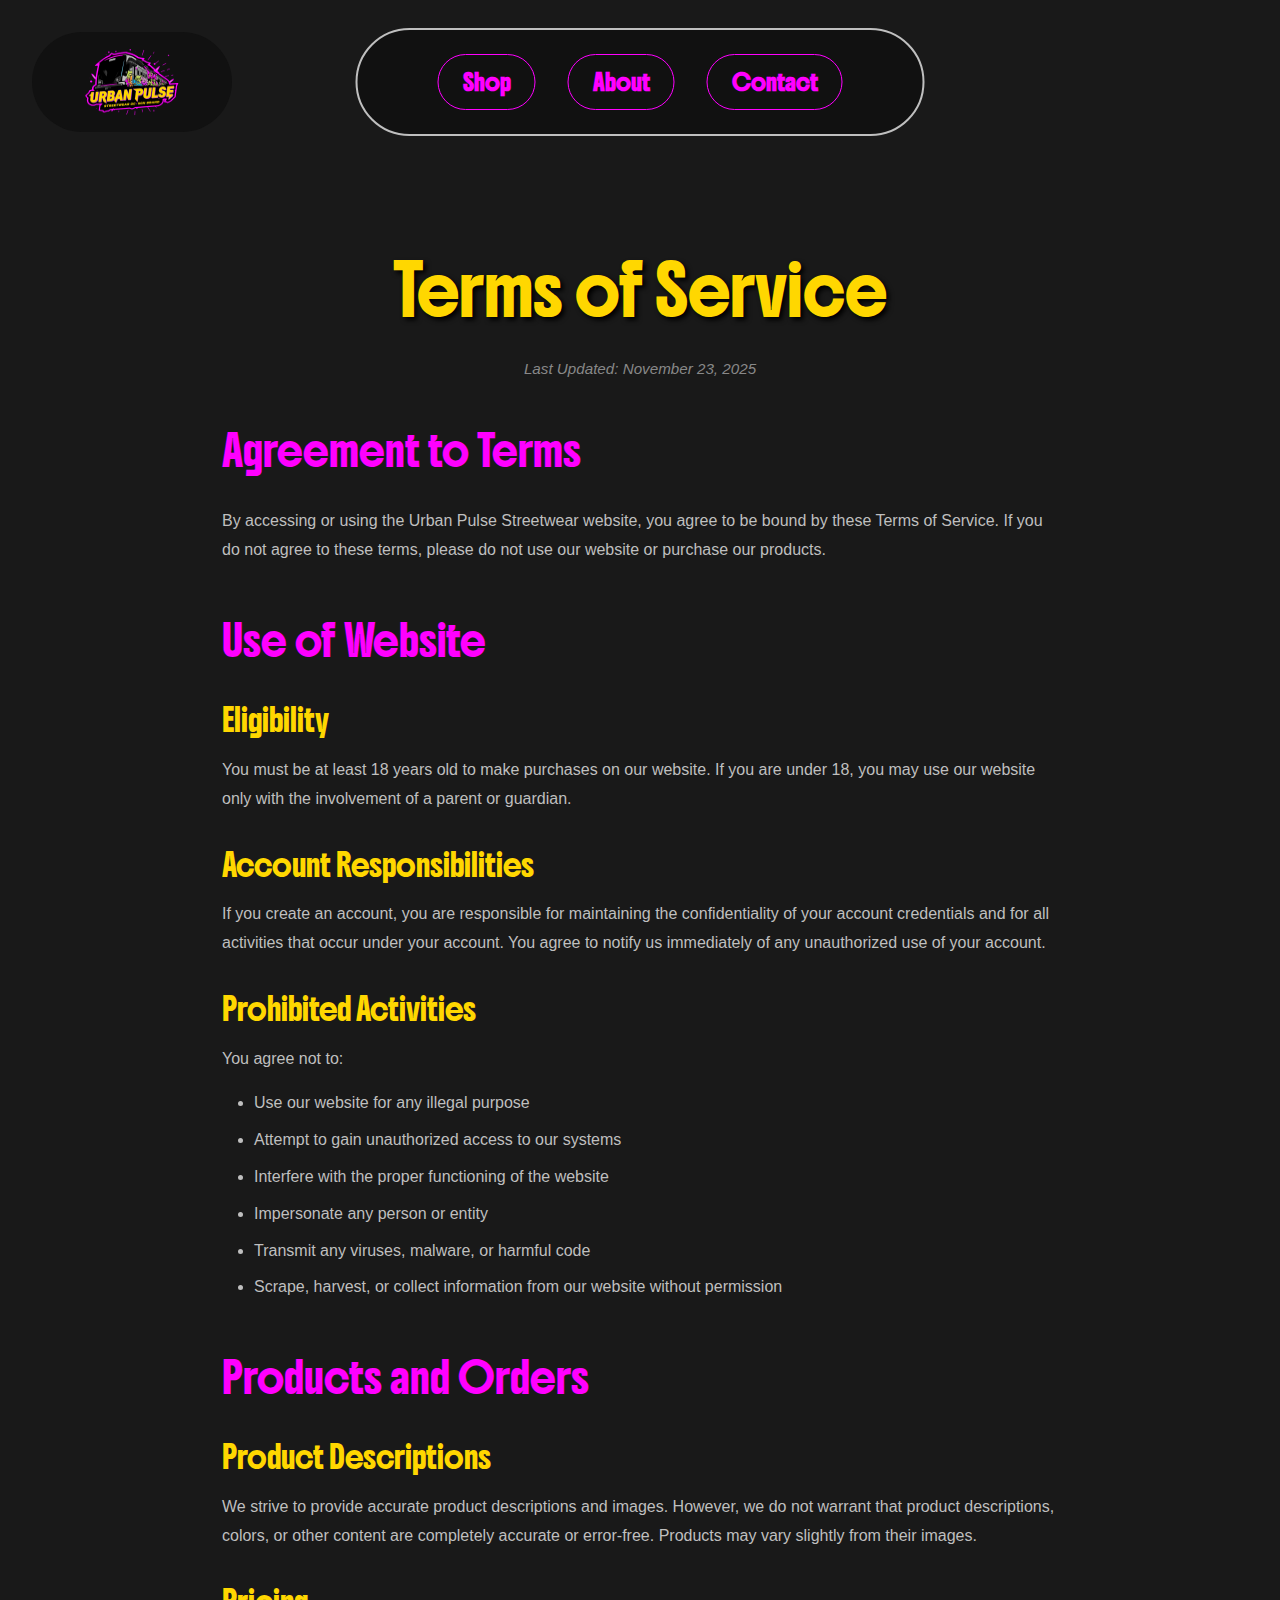
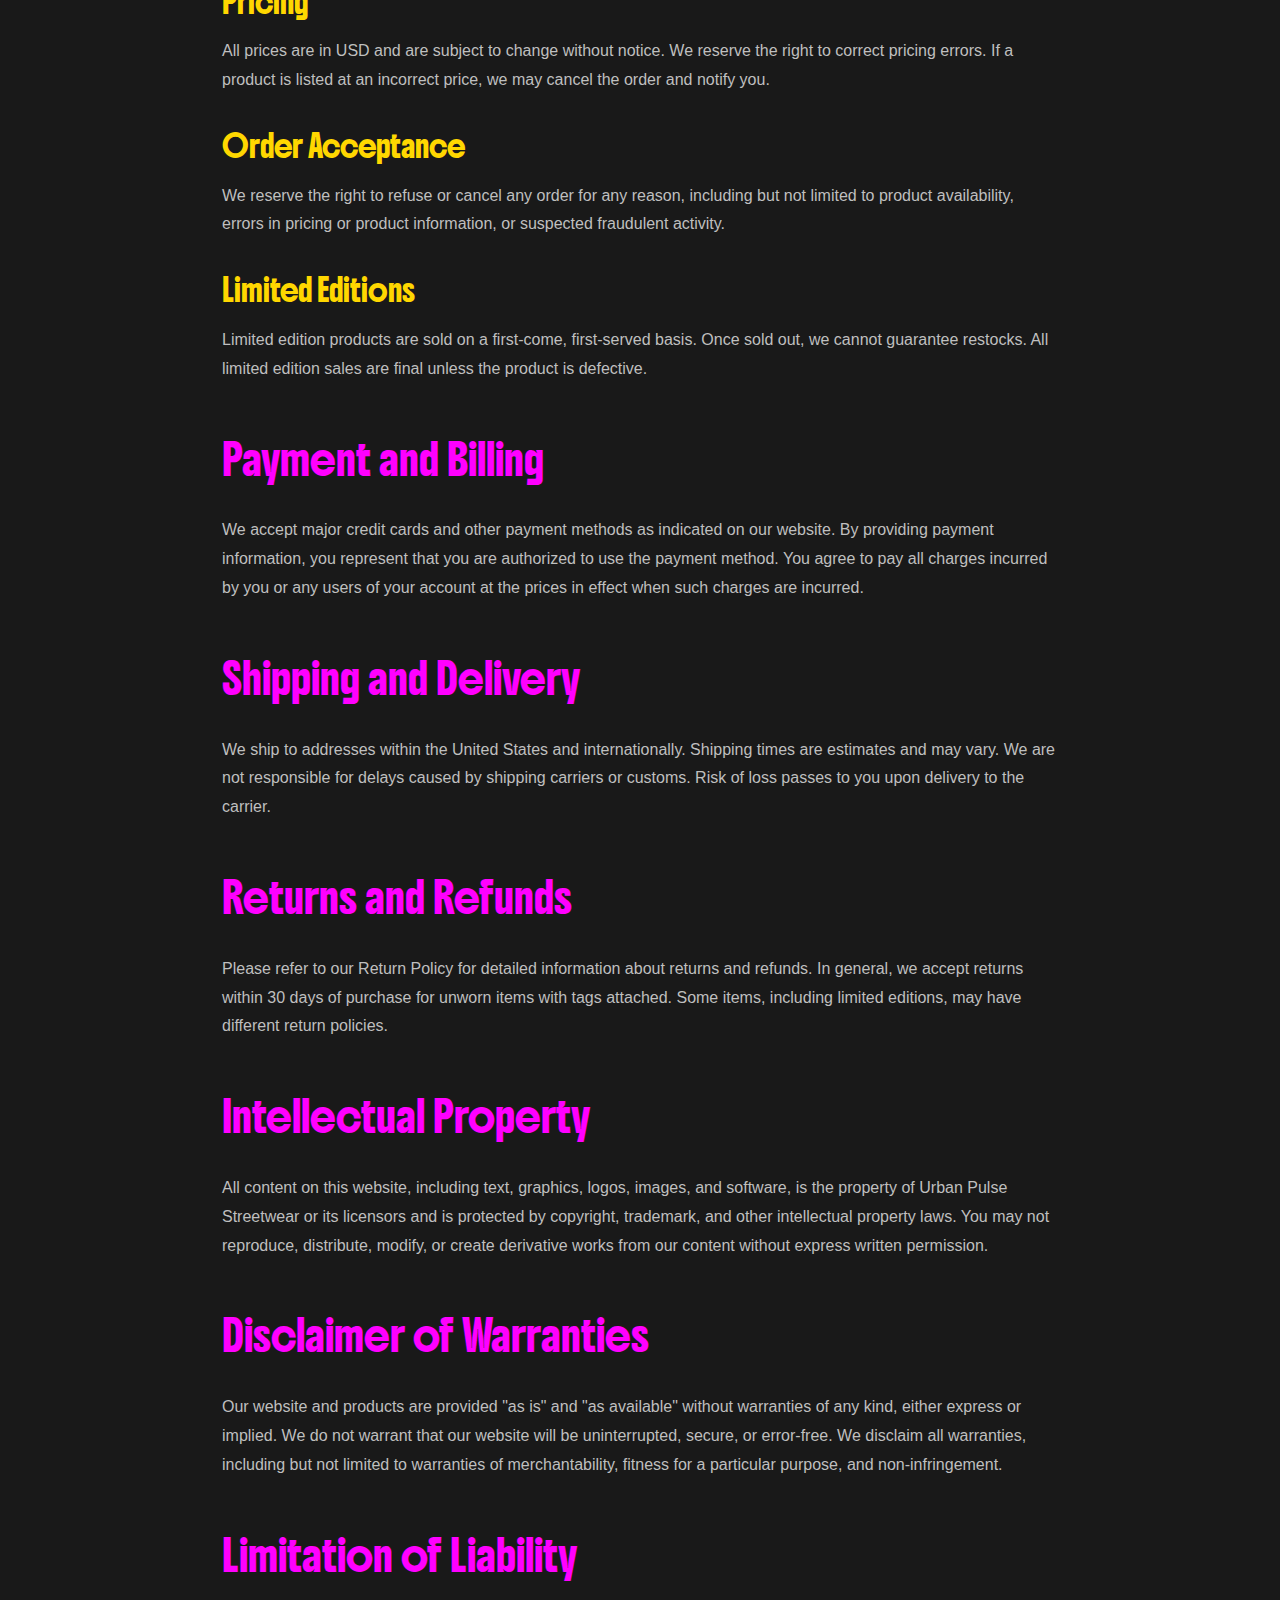
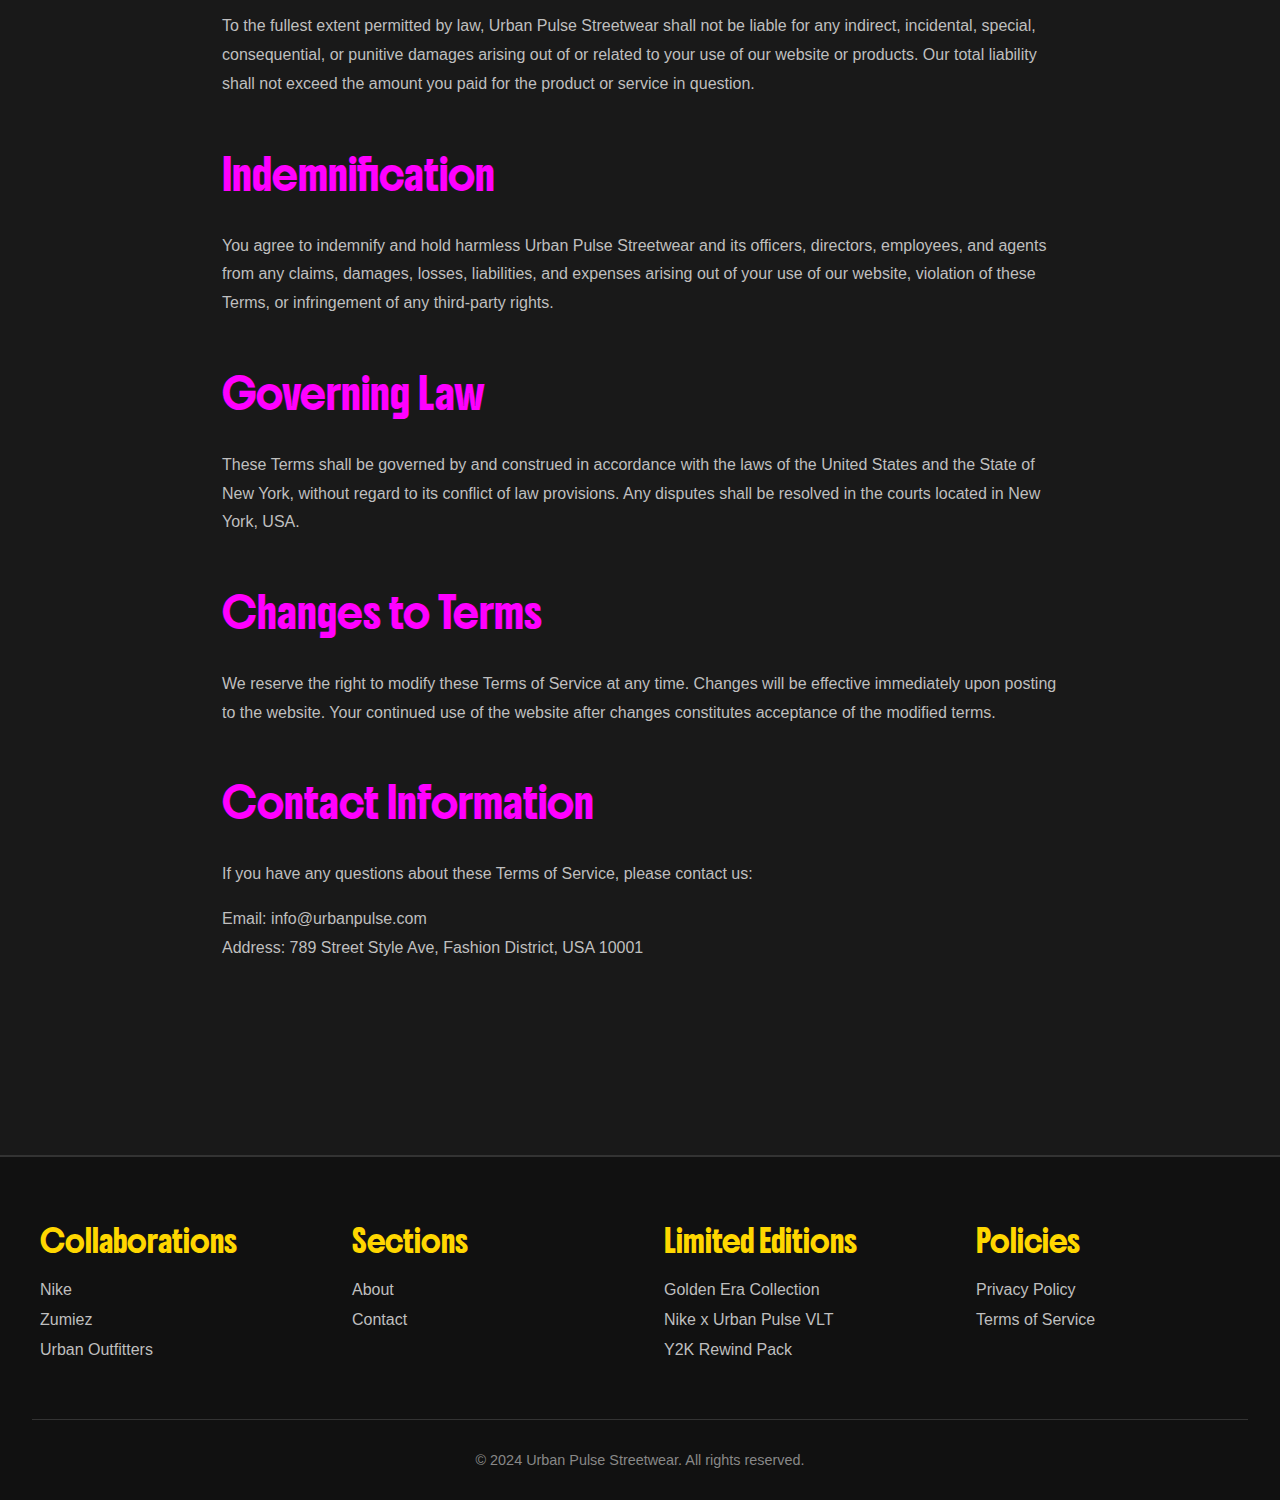
<file: tos.html>
<!DOCTYPE html>
<html lang="en">
  <head>
    <meta charset="UTF-8" />
    <meta name="viewport" content="width=device-width, initial-scale=1.0" />
    <meta http-equiv="X-UA-Compatible" content="ie=edge" />
    <title>Terms of Service - Urban Pulse Streetwear</title>
    <link rel="stylesheet" href="styles.css" />
    <link rel="preconnect" href="https://fonts.googleapis.com" />
    <link rel="preconnect" href="https://fonts.gstatic.com" crossorigin />
    <link
      href="https://fonts.googleapis.com/css2?family=BBH+Sans+Bartle&family=Rubik+80s+Fade&display=swap"
      rel="stylesheet"
    />
    <link rel="preconnect" href="https://fonts.googleapis.com" />
    <link rel="preconnect" href="https://fonts.gstatic.com" crossorigin />
    <link
      href="https://fonts.googleapis.com/css2?family=BBH+Sans+Bartle&family=Boldonse&family=Rubik+80s+Fade&display=swap"
      rel="stylesheet"
    />
    <link
      rel="shortcut icon"
      href="img/UrbanPulseLogo.png"
      type="image/x-icon"
    />
  </head>

  <body>
    <div class="nav-container">
      <img
        src="img/UrbanPulseLogo.png"
        width="200px"
        height="100px"
        class="urban-pulse-logo"
        alt="Urban Pulse Train Logo"
      />
      <nav>
        <a href="shop.html" class="nav-shop">Shop</a>
        <a href="about.html">About</a>
        <a href="contact.html">Contact</a>
      </nav>
    </div>

    <div class="legal-page-content">
      <h1 class="legal-title">Terms of Service</h1>
      <p class="legal-date">Last Updated: November 23, 2025</p>

      <section class="legal-section">
        <h2>Agreement to Terms</h2>
        <p>
          By accessing or using the Urban Pulse Streetwear website, you agree to
          be bound by these Terms of Service. If you do not agree to these
          terms, please do not use our website or purchase our products.
        </p>
      </section>

      <section class="legal-section">
        <h2>Use of Website</h2>
        <h3>Eligibility</h3>
        <p>
          You must be at least 18 years old to make purchases on our website. If
          you are under 18, you may use our website only with the involvement of
          a parent or guardian.
        </p>

        <h3>Account Responsibilities</h3>
        <p>
          If you create an account, you are responsible for maintaining the
          confidentiality of your account credentials and for all activities
          that occur under your account. You agree to notify us immediately of
          any unauthorized use of your account.
        </p>

        <h3>Prohibited Activities</h3>
        <p>You agree not to:</p>
        <ul>
          <li>Use our website for any illegal purpose</li>
          <li>Attempt to gain unauthorized access to our systems</li>
          <li>Interfere with the proper functioning of the website</li>
          <li>Impersonate any person or entity</li>
          <li>Transmit any viruses, malware, or harmful code</li>
          <li>
            Scrape, harvest, or collect information from our website without
            permission
          </li>
        </ul>
      </section>

      <section class="legal-section">
        <h2>Products and Orders</h2>
        <h3>Product Descriptions</h3>
        <p>
          We strive to provide accurate product descriptions and images.
          However, we do not warrant that product descriptions, colors, or other
          content are completely accurate or error-free. Products may vary
          slightly from their images.
        </p>

        <h3>Pricing</h3>
        <p>
          All prices are in USD and are subject to change without notice. We
          reserve the right to correct pricing errors. If a product is listed at
          an incorrect price, we may cancel the order and notify you.
        </p>

        <h3>Order Acceptance</h3>
        <p>
          We reserve the right to refuse or cancel any order for any reason,
          including but not limited to product availability, errors in pricing
          or product information, or suspected fraudulent activity.
        </p>

        <h3>Limited Editions</h3>
        <p>
          Limited edition products are sold on a first-come, first-served basis.
          Once sold out, we cannot guarantee restocks. All limited edition sales
          are final unless the product is defective.
        </p>
      </section>

      <section class="legal-section">
        <h2>Payment and Billing</h2>
        <p>
          We accept major credit cards and other payment methods as indicated on
          our website. By providing payment information, you represent that you
          are authorized to use the payment method. You agree to pay all charges
          incurred by you or any users of your account at the prices in effect
          when such charges are incurred.
        </p>
      </section>

      <section class="legal-section">
        <h2>Shipping and Delivery</h2>
        <p>
          We ship to addresses within the United States and internationally.
          Shipping times are estimates and may vary. We are not responsible for
          delays caused by shipping carriers or customs. Risk of loss passes to
          you upon delivery to the carrier.
        </p>
      </section>

      <section class="legal-section">
        <h2>Returns and Refunds</h2>
        <p>
          Please refer to our Return Policy for detailed information about
          returns and refunds. In general, we accept returns within 30 days of
          purchase for unworn items with tags attached. Some items, including
          limited editions, may have different return policies.
        </p>
      </section>

      <section class="legal-section">
        <h2>Intellectual Property</h2>
        <p>
          All content on this website, including text, graphics, logos, images,
          and software, is the property of Urban Pulse Streetwear or its
          licensors and is protected by copyright, trademark, and other
          intellectual property laws. You may not reproduce, distribute, modify,
          or create derivative works from our content without express written
          permission.
        </p>
      </section>

      <section class="legal-section">
        <h2>Disclaimer of Warranties</h2>
        <p>
          Our website and products are provided "as is" and "as available"
          without warranties of any kind, either express or implied. We do not
          warrant that our website will be uninterrupted, secure, or error-free.
          We disclaim all warranties, including but not limited to warranties of
          merchantability, fitness for a particular purpose, and
          non-infringement.
        </p>
      </section>

      <section class="legal-section">
        <h2>Limitation of Liability</h2>
        <p>
          To the fullest extent permitted by law, Urban Pulse Streetwear shall
          not be liable for any indirect, incidental, special, consequential, or
          punitive damages arising out of or related to your use of our website
          or products. Our total liability shall not exceed the amount you paid
          for the product or service in question.
        </p>
      </section>

      <section class="legal-section">
        <h2>Indemnification</h2>
        <p>
          You agree to indemnify and hold harmless Urban Pulse Streetwear and
          its officers, directors, employees, and agents from any claims,
          damages, losses, liabilities, and expenses arising out of your use of
          our website, violation of these Terms, or infringement of any
          third-party rights.
        </p>
      </section>

      <section class="legal-section">
        <h2>Governing Law</h2>
        <p>
          These Terms shall be governed by and construed in accordance with the
          laws of the United States and the State of New York, without regard to
          its conflict of law provisions. Any disputes shall be resolved in the
          courts located in New York, USA.
        </p>
      </section>

      <section class="legal-section">
        <h2>Changes to Terms</h2>
        <p>
          We reserve the right to modify these Terms of Service at any time.
          Changes will be effective immediately upon posting to the website.
          Your continued use of the website after changes constitutes acceptance
          of the modified terms.
        </p>
      </section>

      <section class="legal-section">
        <h2>Contact Information</h2>
        <p>
          If you have any questions about these Terms of Service, please contact
          us:
        </p>
        <p>
          Email: info@urbanpulse.com<br />
          Address: 789 Street Style Ave, Fashion District, USA 10001
        </p>
      </section>
    </div>

    <footer class="site-footer">
      <div class="footer-container">
        <div class="footer-column">
          <h3 class="footer-heading">Collaborations</h3>
          <ul class="footer-links">
            <li><a href="nike.html" class="footer-link">Nike</a></li>
            <li><a href="zumiez.html" class="footer-link">Zumiez</a></li>
            <li>
              <a href="urban_outfitters.html" class="footer-link"
                >Urban Outfitters</a
              >
            </li>
          </ul>
        </div>

        <div class="footer-column">
          <h3 class="footer-heading">Sections</h3>
          <ul class="footer-links">
            <li><a href="about.html" class="footer-link">About</a></li>
            <li><a href="contact.html" class="footer-link">Contact</a></li>
          </ul>
        </div>

        <div class="footer-column">
          <h3 class="footer-heading">Limited Editions</h3>
          <ul class="footer-links">
            <li>
              <a href="ltd1.html" class="footer-link">Golden Era Collection</a>
            </li>
            <li>
              <a href="ltd2.html" class="footer-link">Nike x Urban Pulse VLT</a>
            </li>
            <li>
              <a href="ltd3.html" class="footer-link">Y2K Rewind Pack</a>
            </li>
          </ul>
        </div>

        <div class="footer-column">
          <h3 class="footer-heading">Policies</h3>
          <ul class="footer-links">
            <li>
              <a href="privacy.html" class="footer-link">Privacy Policy</a>
            </li>
            <li><a href="tos.html" class="footer-link">Terms of Service</a></li>
          </ul>
        </div>
      </div>

      <div class="footer-bottom">
        <p class="footer-copyright">
          © 2024 Urban Pulse Streetwear. All rights reserved.
        </p>
      </div>
    </footer>

    <script src="script.js"></script>
  </body>
</html>
</file>
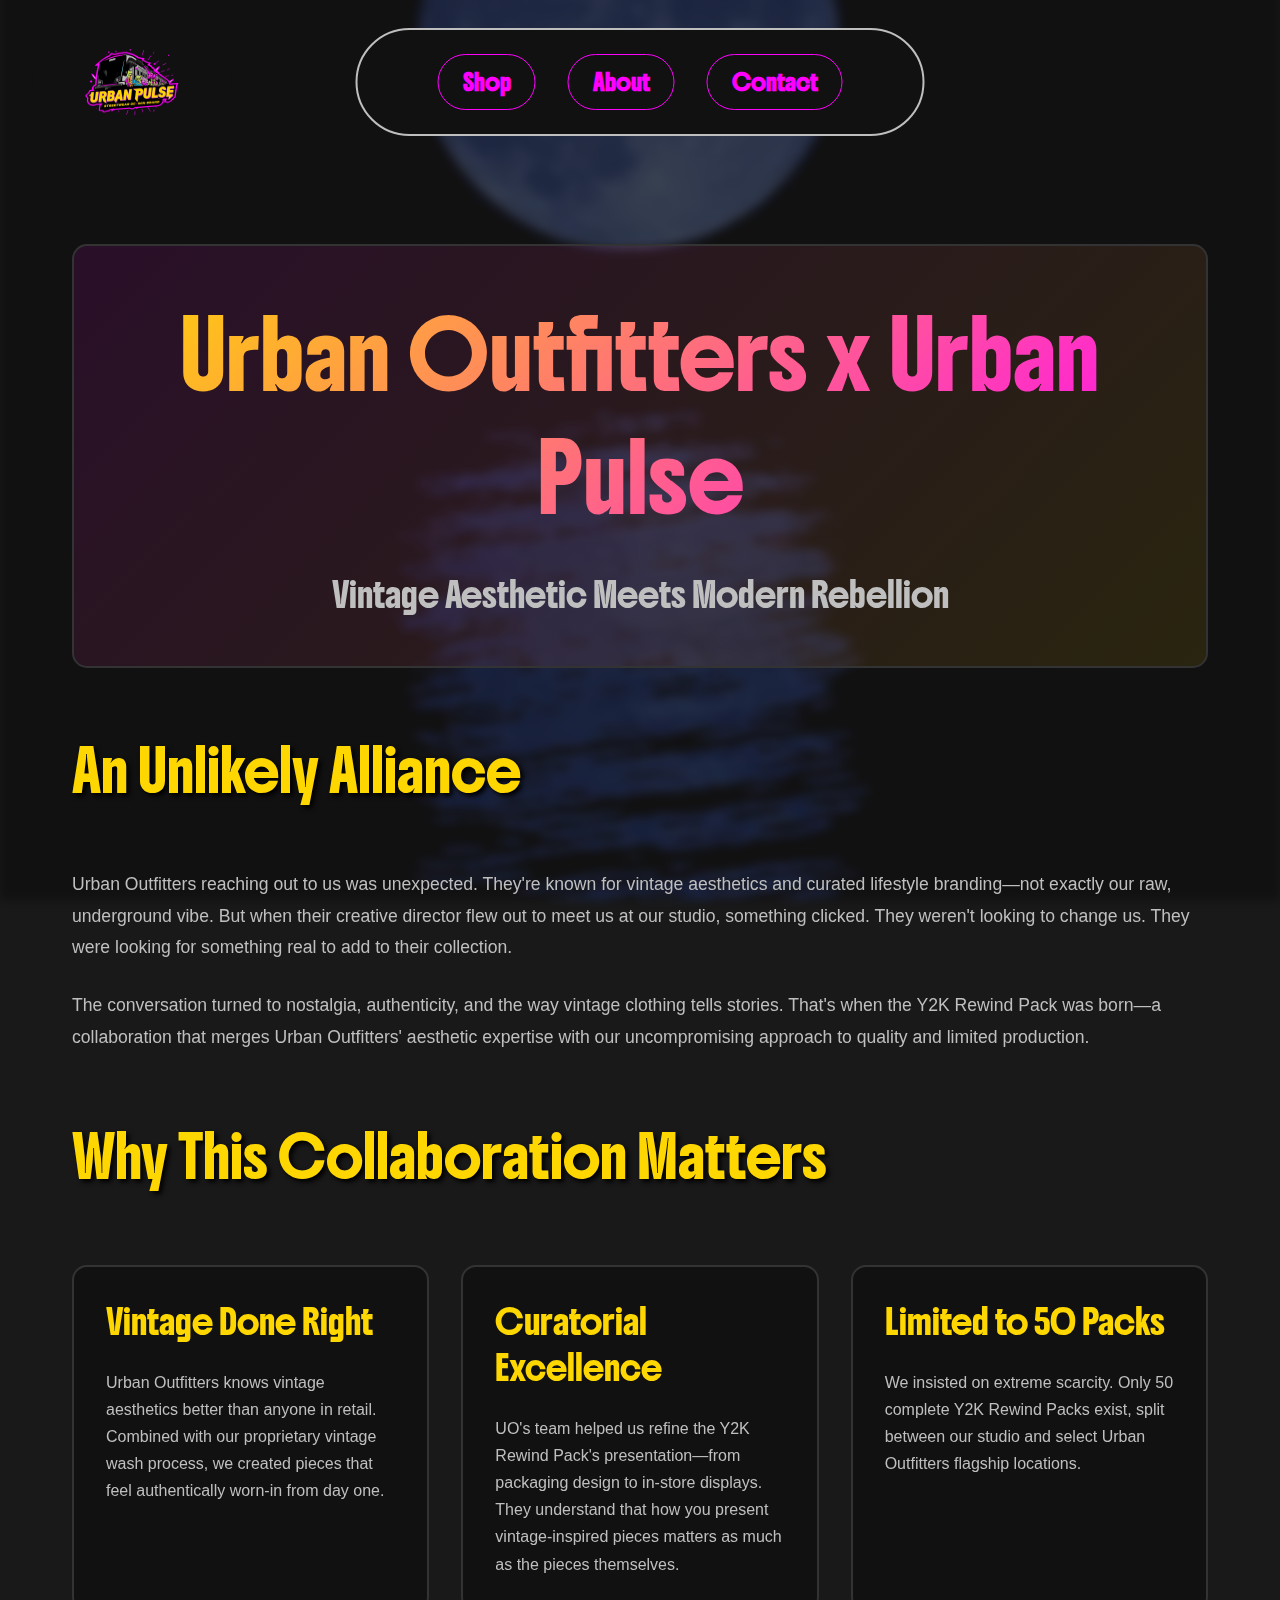
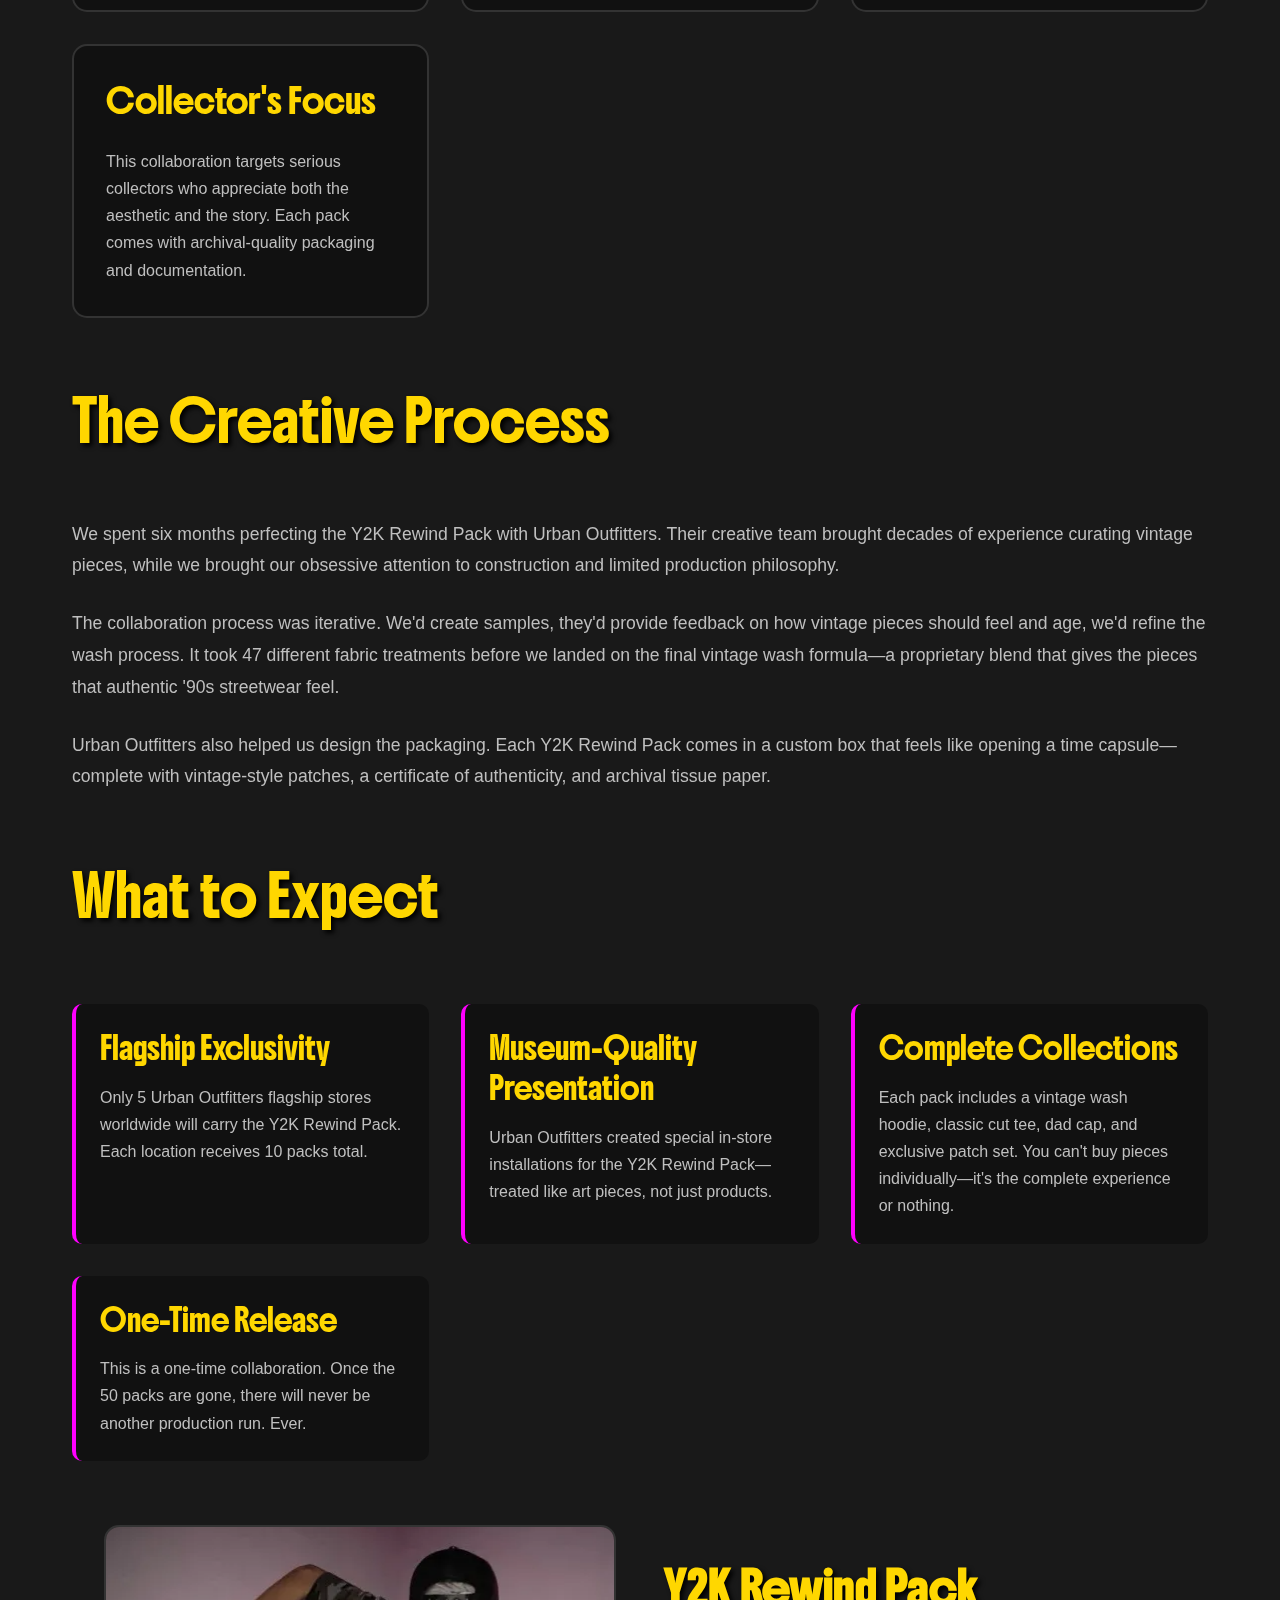
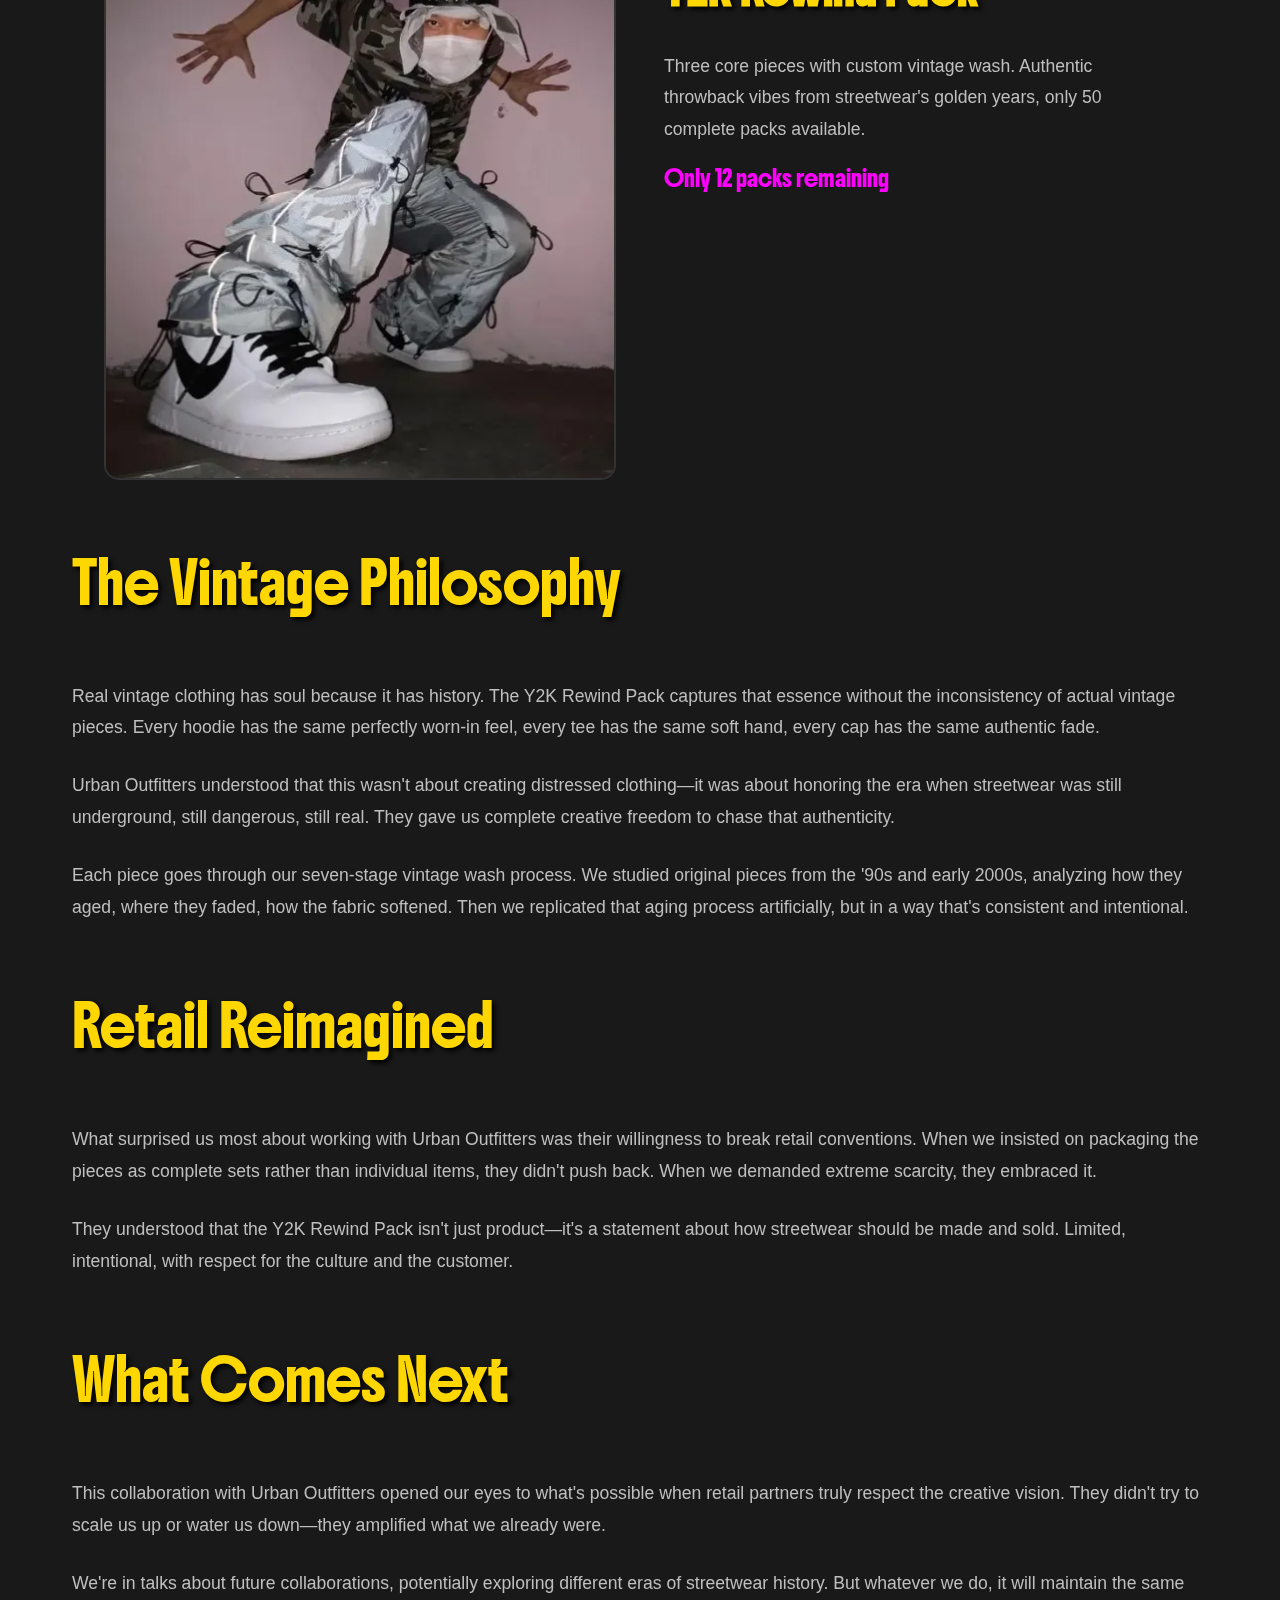
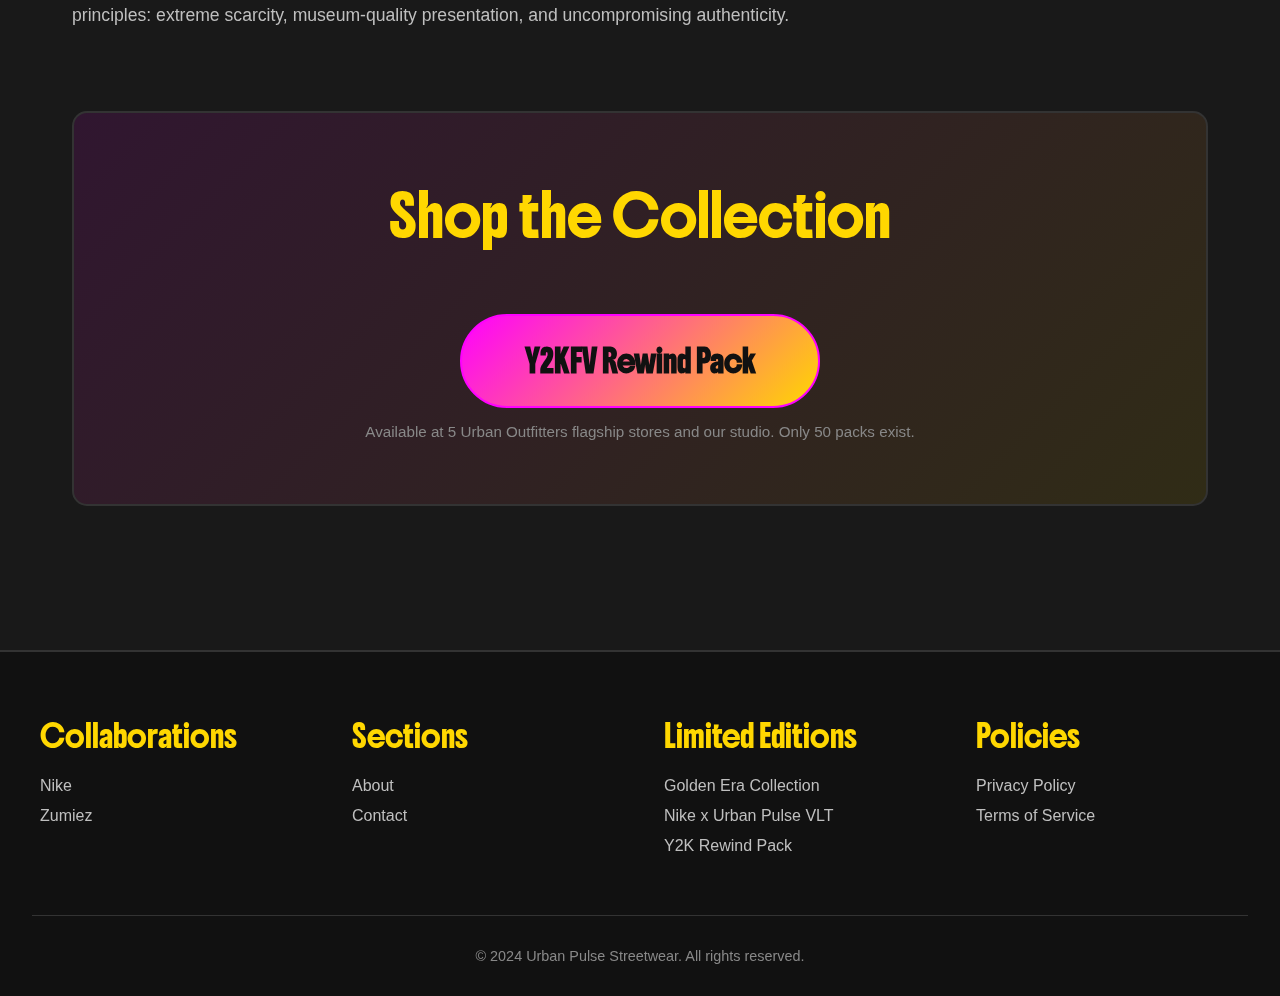
<file: urban_outfitters.html>
<!DOCTYPE html>
<html lang="en">
  <head>
    <meta charset="UTF-8" />
    <meta name="viewport" content="width=device-width, initial-scale=1.0" />
    <meta http-equiv="X-UA-Compatible" content="ie=edge" />
    <title>
      Urban Outfitters x Urban Pulse Collaboration - Urban Pulse Streetwear
    </title>
    <link rel="stylesheet" href="styles.css" />
    <link rel="preconnect" href="https://fonts.googleapis.com" />
    <link rel="preconnect" href="https://fonts.gstatic.com" crossorigin />
    <link
      href="https://fonts.googleapis.com/css2?family=BBH+Sans+Bartle&family=Rubik+80s+Fade&display=swap"
      rel="stylesheet"
    />
    <link rel="preconnect" href="https://fonts.googleapis.com" />
    <link rel="preconnect" href="https://fonts.gstatic.com" crossorigin />
    <link
      href="https://fonts.googleapis.com/css2?family=BBH+Sans+Bartle&family=Boldonse&family=Rubik+80s+Fade&display=swap"
      rel="stylesheet"
    />
    <link
      rel="shortcut icon"
      href="img/UrbanPulseLogo.png"
      type="image/x-icon"
    />
  </head>
  <body>
    <video autoplay muted loop class="moon-video uo-video">
      <source src="img/moon.mp4" type="video/mp4" />
    </video>

    <div class="nav-container">
      <img
        src="img/UrbanPulseLogo.png"
        width="200px"
        height="100px"
        class="urban-pulse-logo"
        alt="Urban Pulse Train Logo"
      />
      <nav>
        <a href="index.html" class="nav-shop">Shop</a>
        <a href="about.html">About</a>
        <a href="contact.html">Contact</a>
      </nav>
    </div>

    <div class="collab-page-content">
      <div class="collab-hero">
        <h1 class="collab-title">Urban Outfitters x Urban Pulse</h1>
        <p class="collab-subtitle">Vintage Aesthetic Meets Modern Rebellion</p>
      </div>

      <section class="collab-section">
        <h2>An Unlikely Alliance</h2>
        <p>
          Urban Outfitters reaching out to us was unexpected. They're known for
          vintage aesthetics and curated lifestyle branding—not exactly our raw,
          underground vibe. But when their creative director flew out to meet us
          at our studio, something clicked. They weren't looking to change us.
          They were looking for something real to add to their collection.
        </p>

        <p>
          The conversation turned to nostalgia, authenticity, and the way
          vintage clothing tells stories. That's when the Y2K Rewind Pack was
          born—a collaboration that merges Urban Outfitters' aesthetic expertise
          with our uncompromising approach to quality and limited production.
        </p>
      </section>

      <section class="collab-section">
        <h2>Why This Collaboration Matters</h2>
        <div class="collab-grid">
          <div class="collab-card">
            <h3>Vintage Done Right</h3>
            <p>
              Urban Outfitters knows vintage aesthetics better than anyone in
              retail. Combined with our proprietary vintage wash process, we
              created pieces that feel authentically worn-in from day one.
            </p>
          </div>

          <div class="collab-card">
            <h3>Curatorial Excellence</h3>
            <p>
              UO's team helped us refine the Y2K Rewind Pack's presentation—from
              packaging design to in-store displays. They understand that how
              you present vintage-inspired pieces matters as much as the pieces
              themselves.
            </p>
          </div>

          <div class="collab-card">
            <h3>Limited to 50 Packs</h3>
            <p>
              We insisted on extreme scarcity. Only 50 complete Y2K Rewind Packs
              exist, split between our studio and select Urban Outfitters
              flagship locations.
            </p>
          </div>

          <div class="collab-card">
            <h3>Collector's Focus</h3>
            <p>
              This collaboration targets serious collectors who appreciate both
              the aesthetic and the story. Each pack comes with archival-quality
              packaging and documentation.
            </p>
          </div>
        </div>
      </section>

      <section class="collab-section">
        <h2>The Creative Process</h2>
        <p>
          We spent six months perfecting the Y2K Rewind Pack with Urban
          Outfitters. Their creative team brought decades of experience curating
          vintage pieces, while we brought our obsessive attention to
          construction and limited production philosophy.
        </p>

        <p>
          The collaboration process was iterative. We'd create samples, they'd
          provide feedback on how vintage pieces should feel and age, we'd
          refine the wash process. It took 47 different fabric treatments before
          we landed on the final vintage wash formula—a proprietary blend that
          gives the pieces that authentic '90s streetwear feel.
        </p>

        <p>
          Urban Outfitters also helped us design the packaging. Each Y2K Rewind
          Pack comes in a custom box that feels like opening a time
          capsule—complete with vintage-style patches, a certificate of
          authenticity, and archival tissue paper.
        </p>
      </section>

      <section class="collab-section">
        <h2>What to Expect</h2>
        <div class="expectations-list">
          <div class="expectation-item">
            <h3>Flagship Exclusivity</h3>
            <p>
              Only 5 Urban Outfitters flagship stores worldwide will carry the
              Y2K Rewind Pack. Each location receives 10 packs total.
            </p>
          </div>

          <div class="expectation-item">
            <h3>Museum-Quality Presentation</h3>
            <p>
              Urban Outfitters created special in-store installations for the
              Y2K Rewind Pack—treated like art pieces, not just products.
            </p>
          </div>

          <div class="expectation-item">
            <h3>Complete Collections</h3>
            <p>
              Each pack includes a vintage wash hoodie, classic cut tee, dad
              cap, and exclusive patch set. You can't buy pieces
              individually—it's the complete experience or nothing.
            </p>
          </div>

          <div class="expectation-item">
            <h3>One-Time Release</h3>
            <p>
              This is a one-time collaboration. Once the 50 packs are gone,
              there will never be another production run. Ever.
            </p>
          </div>
        </div>
      </section>

      <section class="product-hero-image-section">
        <div class="product-hero-image-container">
          <img
            src="img/y2k-rewind-model.png"
            alt="Y2K Rewind Model"
            class="product-hero-img"
          />
        </div>

        <div class="product-hero-text-container">
          <h2
            style="
              font-family: 'Boldonse', system-ui;
              font-size: 2rem;
              color: #ffd700;
              margin-bottom: 1em;
              text-shadow: 3px 3px 5px black;
            "
          >
            Y2K Rewind Pack
          </h2>
          <p
            style="
              color: #bfbfbf;
              font-size: 1.1rem;
              line-height: 1.8;
              margin-bottom: 1em;
            "
          >
            Three core pieces with custom vintage wash. Authentic throwback
            vibes from streetwear's golden years, only 50 complete packs
            available.
          </p>
          <p
            style="
              color: #ff00ff;
              font-size: 1rem;
              font-family: 'Boldonse', system-ui;
            "
          >
            Only 12 packs remaining
          </p>
        </div>
      </section>

      <section class="collab-section">
        <h2>The Vintage Philosophy</h2>
        <p>
          Real vintage clothing has soul because it has history. The Y2K Rewind
          Pack captures that essence without the inconsistency of actual vintage
          pieces. Every hoodie has the same perfectly worn-in feel, every tee
          has the same soft hand, every cap has the same authentic fade.
        </p>

        <p>
          Urban Outfitters understood that this wasn't about creating distressed
          clothing—it was about honoring the era when streetwear was still
          underground, still dangerous, still real. They gave us complete
          creative freedom to chase that authenticity.
        </p>

        <p>
          Each piece goes through our seven-stage vintage wash process. We
          studied original pieces from the '90s and early 2000s, analyzing how
          they aged, where they faded, how the fabric softened. Then we
          replicated that aging process artificially, but in a way that's
          consistent and intentional.
        </p>
      </section>

      <section class="collab-section">
        <h2>Retail Reimagined</h2>
        <p>
          What surprised us most about working with Urban Outfitters was their
          willingness to break retail conventions. When we insisted on packaging
          the pieces as complete sets rather than individual items, they didn't
          push back. When we demanded extreme scarcity, they embraced it.
        </p>

        <p>
          They understood that the Y2K Rewind Pack isn't just product—it's a
          statement about how streetwear should be made and sold. Limited,
          intentional, with respect for the culture and the customer.
        </p>
      </section>

      <section class="collab-section">
        <h2>What Comes Next</h2>
        <p>
          This collaboration with Urban Outfitters opened our eyes to what's
          possible when retail partners truly respect the creative vision. They
          didn't try to scale us up or water us down—they amplified what we
          already were.
        </p>

        <p>
          We're in talks about future collaborations, potentially exploring
          different eras of streetwear history. But whatever we do, it will
          maintain the same principles: extreme scarcity, museum-quality
          presentation, and uncompromising authenticity.
        </p>
      </section>

      <section class="collab-cta">
        <h2>Shop the Collection</h2>
        <a href="ltd3.html" class="collab-cta-button">Y2KFV Rewind Pack</a>
        <p class="collab-cta-note">
          Available at 5 Urban Outfitters flagship stores and our studio. Only
          50 packs exist.
        </p>
      </section>
    </div>

    <footer class="site-footer">
      <div class="footer-container">
        <div class="footer-column">
          <h3 class="footer-heading">Collaborations</h3>
          <ul class="footer-links">
            <li><a href="nike.html" class="footer-link">Nike</a></li>
            <li><a href="zumiez.html" class="footer-link">Zumiez</a></li>
          </ul>
        </div>

        <div class="footer-column">
          <h3 class="footer-heading">Sections</h3>
          <ul class="footer-links">
            <li><a href="about.html" class="footer-link">About</a></li>
            <li><a href="contact.html" class="footer-link">Contact</a></li>
          </ul>
        </div>

        <div class="footer-column">
          <h3 class="footer-heading">Limited Editions</h3>
          <ul class="footer-links">
            <li>
              <a href="ltd1.html" class="footer-link">Golden Era Collection</a>
            </li>
            <li>
              <a href="ltd2.html" class="footer-link">Nike x Urban Pulse VLT</a>
            </li>
            <li><a href="ltd3.html" class="footer-link">Y2K Rewind Pack</a></li>
          </ul>
        </div>

        <div class="footer-column">
          <h3 class="footer-heading">Policies</h3>
          <ul class="footer-links">
            <li>
              <a href="privacy.html" class="footer-link">Privacy Policy</a>
            </li>
            <li><a href="tos.html" class="footer-link">Terms of Service</a></li>
          </ul>
        </div>
      </div>

      <div class="footer-bottom">
        <p class="footer-copyright">
          © 2024 Urban Pulse Streetwear. All rights reserved.
        </p>
      </div>
    </footer>
    <script src="script.js"></script>
  </body>
</html>
</file>
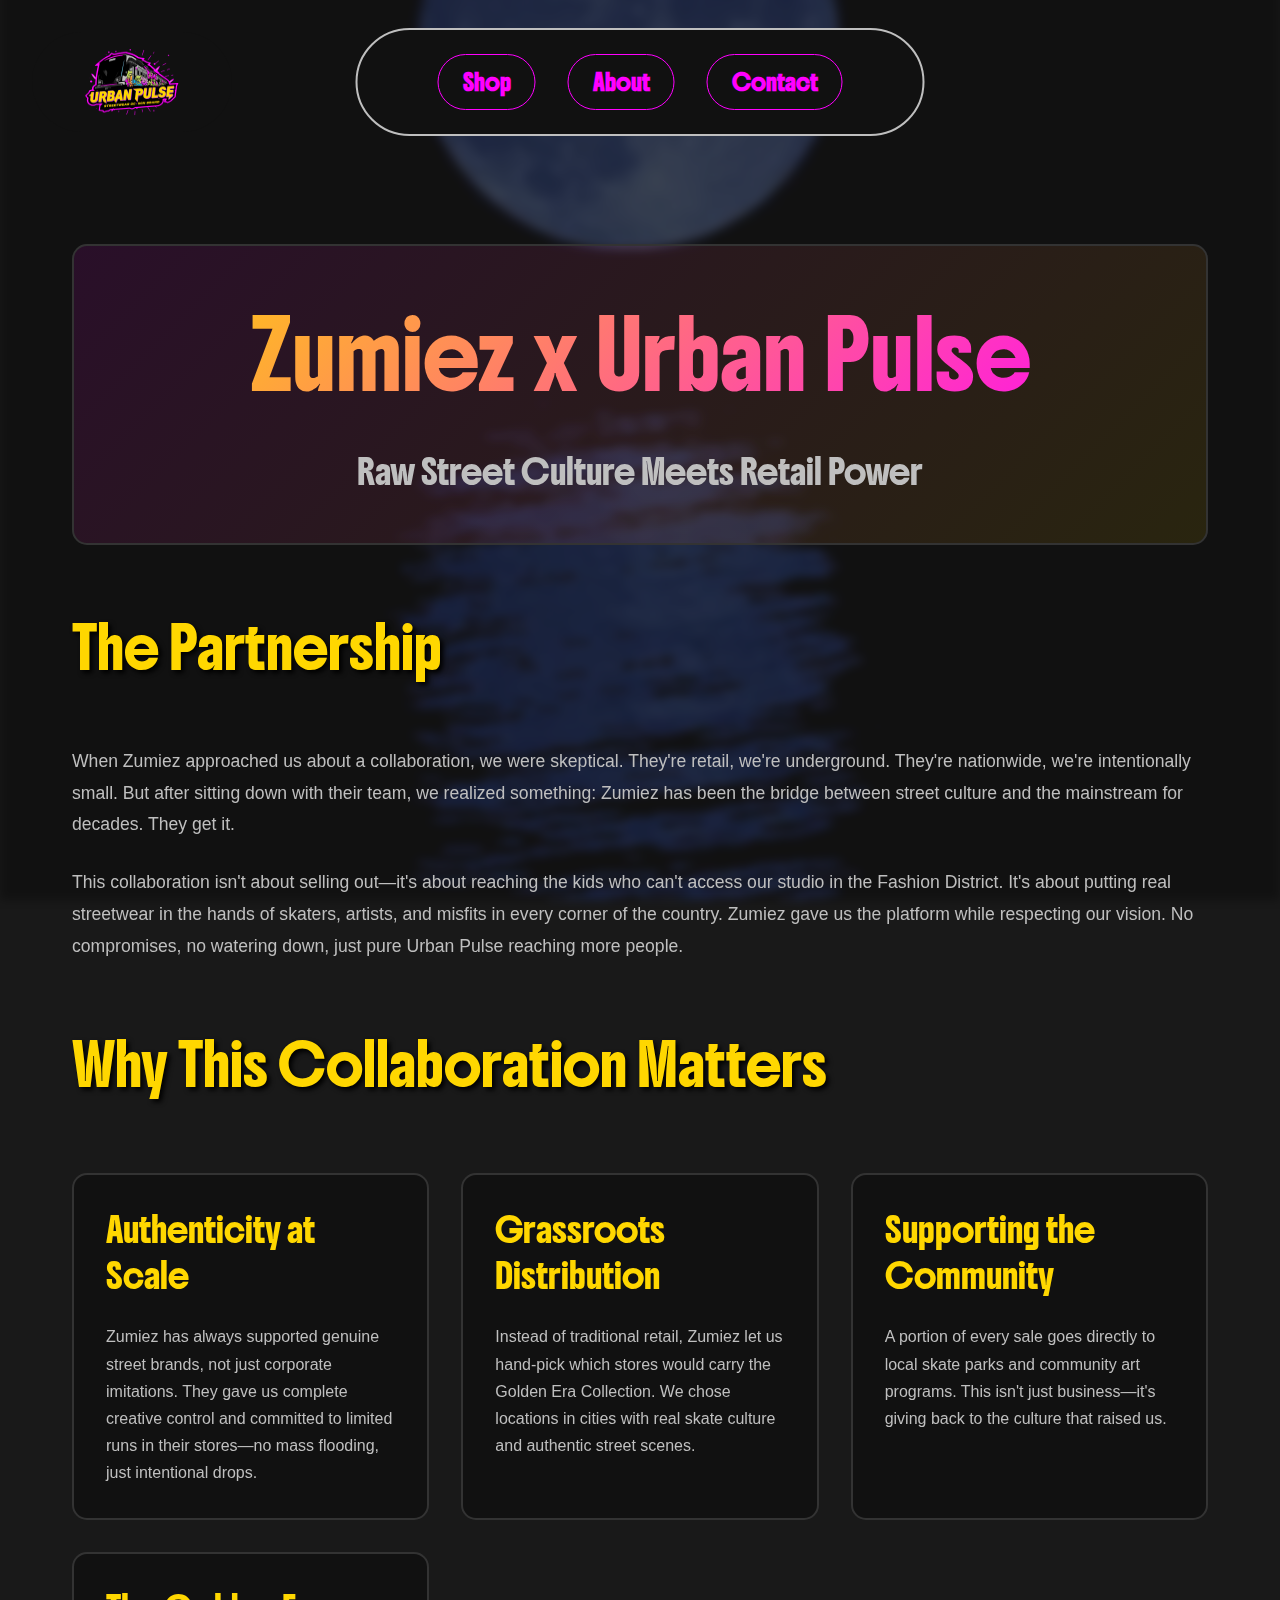
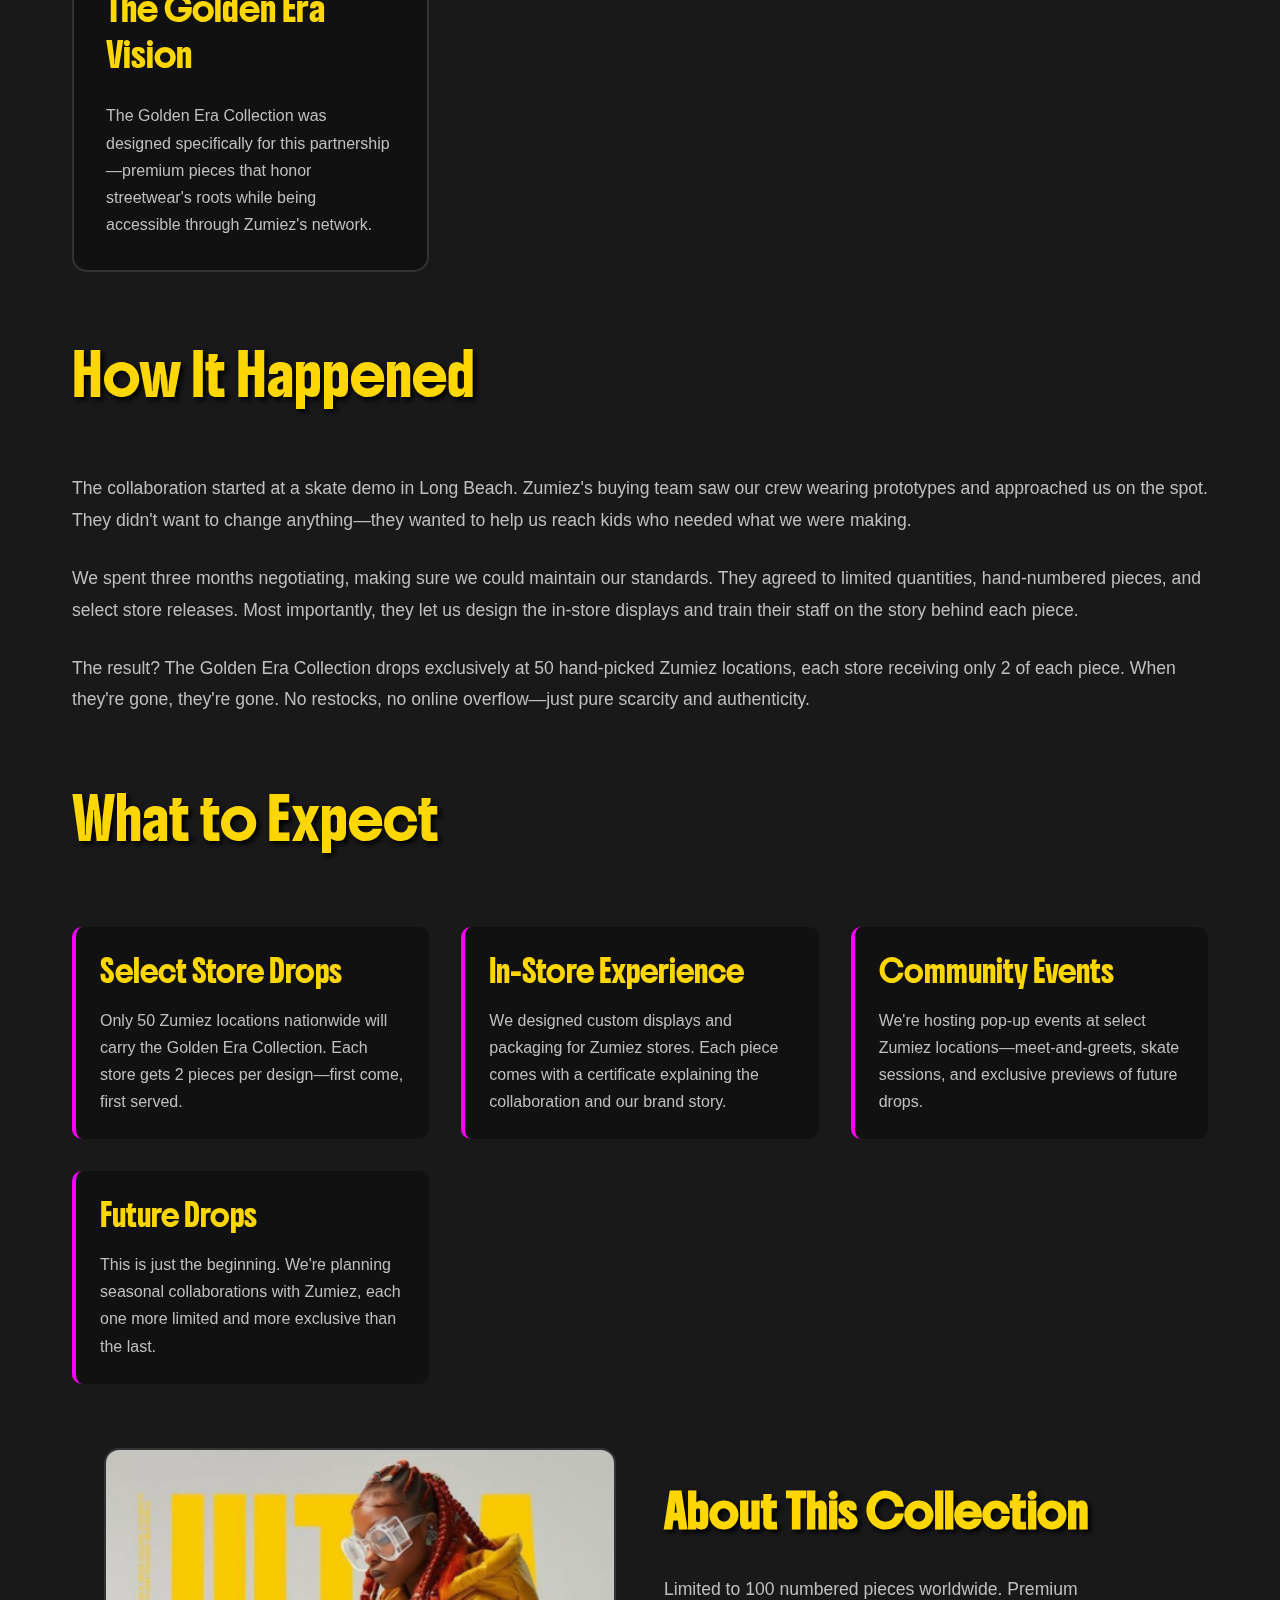
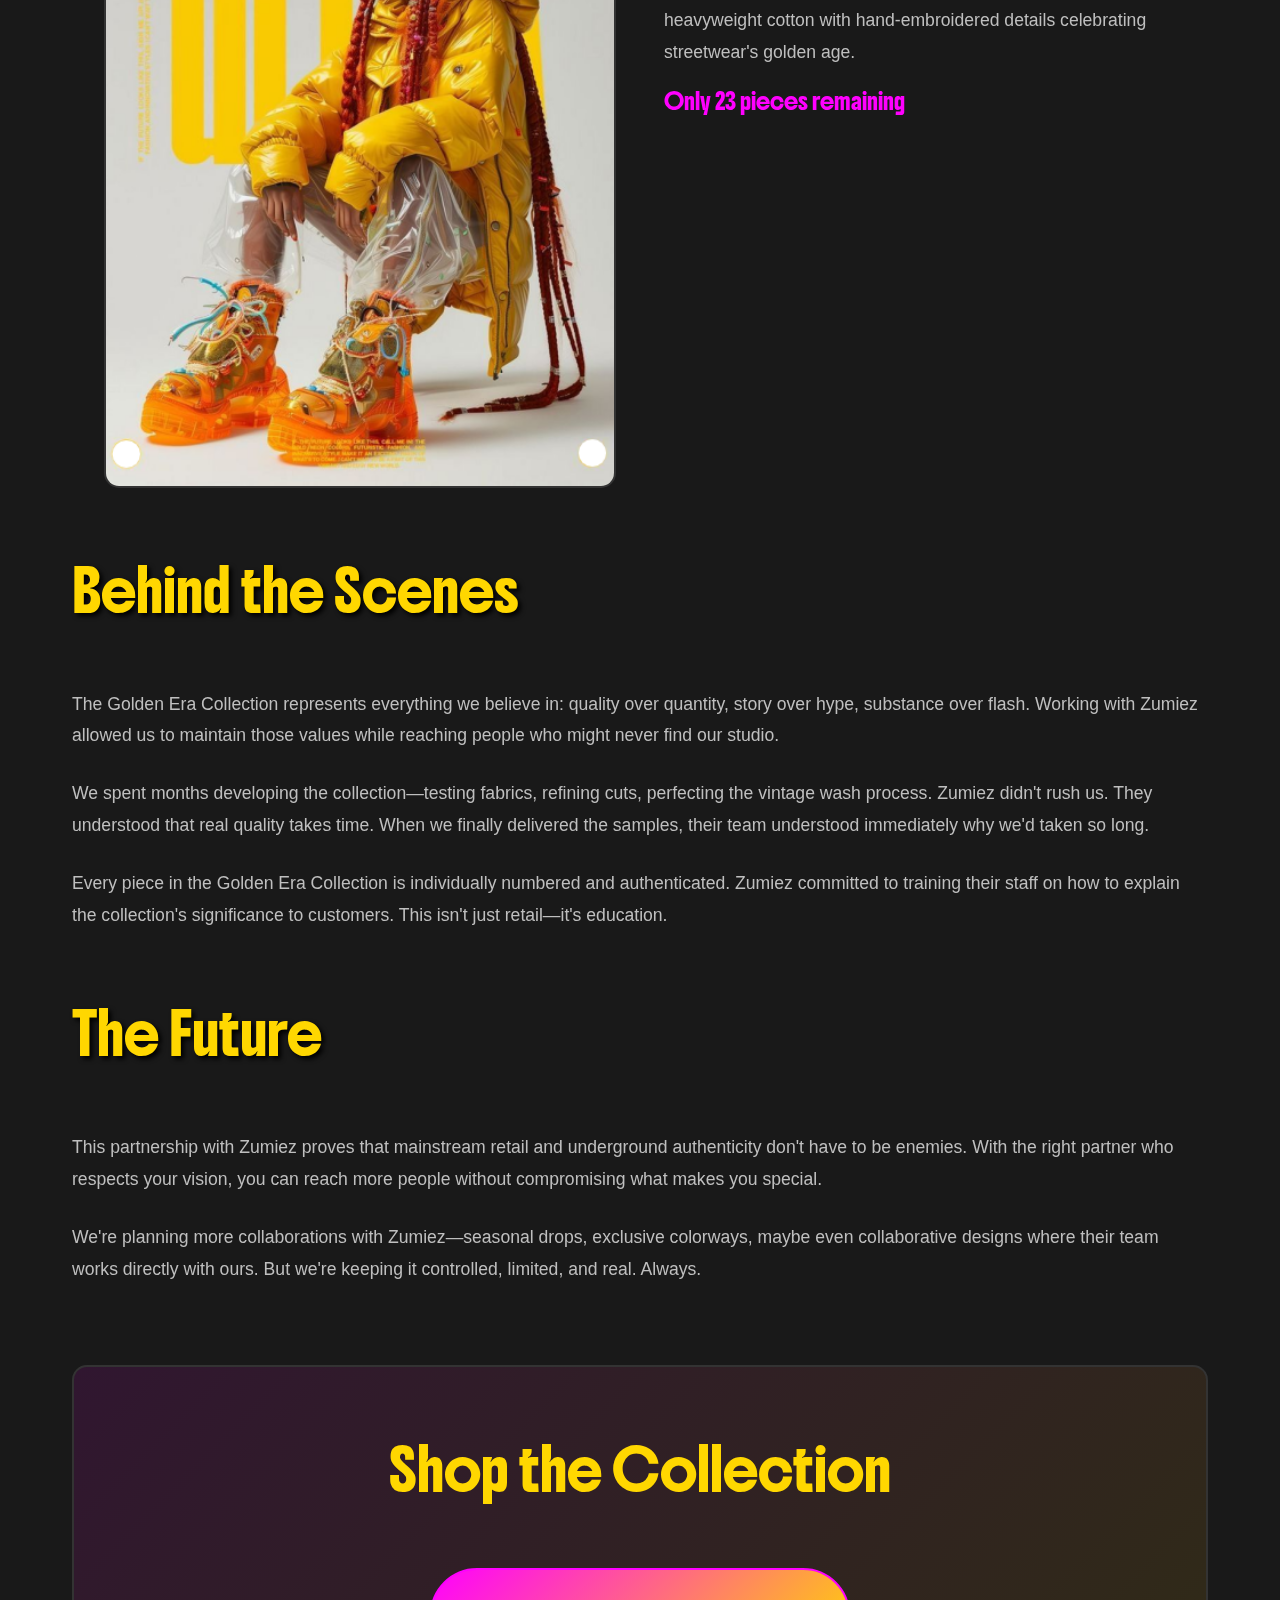
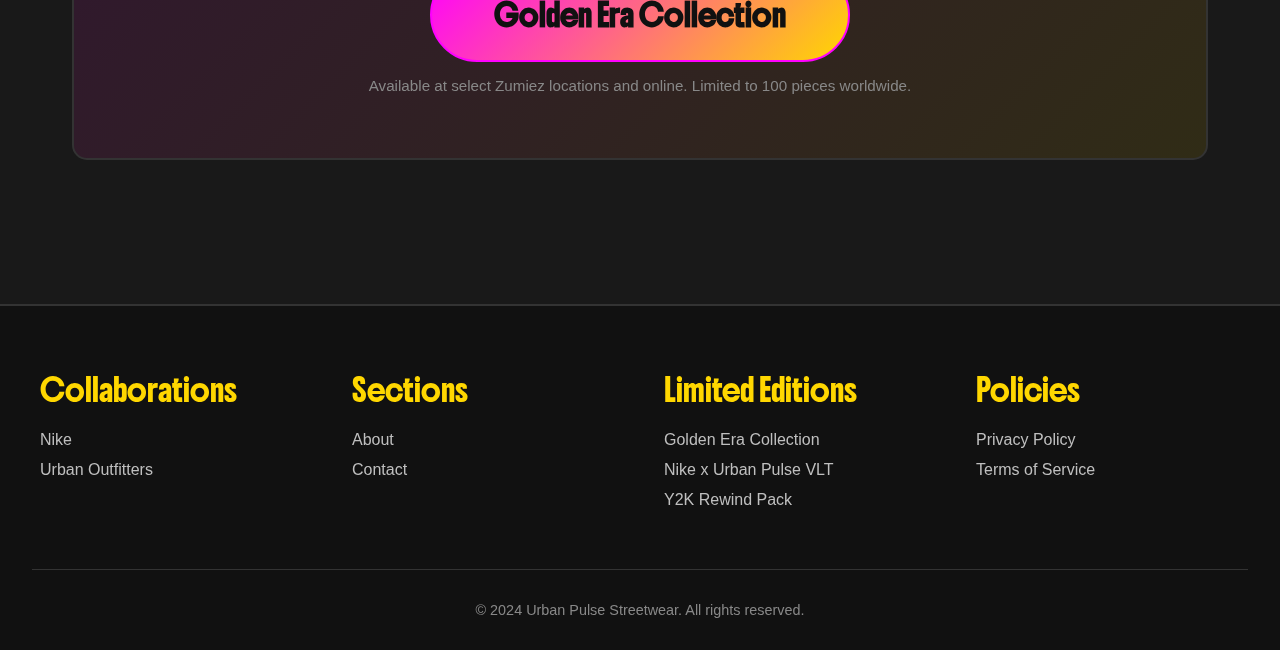
<file: zumiez.html>
<!DOCTYPE html>
<html lang="en">
  <head>
    <meta charset="UTF-8" />
    <meta name="viewport" content="width=device-width, initial-scale=1.0" />
    <meta http-equiv="X-UA-Compatible" content="ie=edge" />
    <title>Zumiez x Urban Pulse Collaboration - Urban Pulse Streetwear</title>
    <link rel="stylesheet" href="styles.css" />
    <link rel="preconnect" href="https://fonts.googleapis.com" />
    <link rel="preconnect" href="https://fonts.gstatic.com" crossorigin />
    <link
      href="https://fonts.googleapis.com/css2?family=BBH+Sans+Bartle&family=Rubik+80s+Fade&display=swap"
      rel="stylesheet"
    />
    <link rel="preconnect" href="https://fonts.googleapis.com" />
    <link rel="preconnect" href="https://fonts.gstatic.com" crossorigin />
    <link
      href="https://fonts.googleapis.com/css2?family=BBH+Sans+Bartle&family=Boldonse&family=Rubik+80s+Fade&display=swap"
      rel="stylesheet"
    />
    <link
      rel="shortcut icon"
      href="img/UrbanPulseLogo.png"
      type="image/x-icon"
    />
  </head>
  <body>
    <video autoplay muted loop class="moon-video zumiez-video">
      <source src="img/moon.mp4" type="video/mp4" />
    </video>

    <div class="nav-container">
      <img
        src="img/UrbanPulseLogo.png"
        width="200px"
        height="100px"
        class="urban-pulse-logo"
        alt="Urban Pulse Train Logo"
      />
      <nav>
        <a href="index.html" class="nav-shop">Shop</a>
        <a href="about.html">About</a>
        <a href="contact.html">Contact</a>
      </nav>
    </div>

    <div class="collab-page-content">
      <div class="collab-hero">
        <h1 class="collab-title">Zumiez x Urban Pulse</h1>
        <p class="collab-subtitle">Raw Street Culture Meets Retail Power</p>
      </div>

      <section class="collab-section">
        <h2>The Partnership</h2>
        <p>
          When Zumiez approached us about a collaboration, we were skeptical.
          They're retail, we're underground. They're nationwide, we're
          intentionally small. But after sitting down with their team, we
          realized something: Zumiez has been the bridge between street culture
          and the mainstream for decades. They get it.
        </p>

        <p>
          This collaboration isn't about selling out—it's about reaching the
          kids who can't access our studio in the Fashion District. It's about
          putting real streetwear in the hands of skaters, artists, and misfits
          in every corner of the country. Zumiez gave us the platform while
          respecting our vision. No compromises, no watering down, just pure
          Urban Pulse reaching more people.
        </p>
      </section>

      <section class="collab-section">
        <h2>Why This Collaboration Matters</h2>
        <div class="collab-grid">
          <div class="collab-card">
            <h3>Authenticity at Scale</h3>
            <p>
              Zumiez has always supported genuine street brands, not just
              corporate imitations. They gave us complete creative control and
              committed to limited runs in their stores—no mass flooding, just
              intentional drops.
            </p>
          </div>

          <div class="collab-card">
            <h3>Grassroots Distribution</h3>
            <p>
              Instead of traditional retail, Zumiez let us hand-pick which
              stores would carry the Golden Era Collection. We chose locations
              in cities with real skate culture and authentic street scenes.
            </p>
          </div>

          <div class="collab-card">
            <h3>Supporting the Community</h3>
            <p>
              A portion of every sale goes directly to local skate parks and
              community art programs. This isn't just business—it's giving back
              to the culture that raised us.
            </p>
          </div>

          <div class="collab-card">
            <h3>The Golden Era Vision</h3>
            <p>
              The Golden Era Collection was designed specifically for this
              partnership—premium pieces that honor streetwear's roots while
              being accessible through Zumiez's network.
            </p>
          </div>
        </div>
      </section>

      <section class="collab-section">
        <h2>How It Happened</h2>
        <p>
          The collaboration started at a skate demo in Long Beach. Zumiez's
          buying team saw our crew wearing prototypes and approached us on the
          spot. They didn't want to change anything—they wanted to help us reach
          kids who needed what we were making.
        </p>

        <p>
          We spent three months negotiating, making sure we could maintain our
          standards. They agreed to limited quantities, hand-numbered pieces,
          and select store releases. Most importantly, they let us design the
          in-store displays and train their staff on the story behind each
          piece.
        </p>

        <p>
          The result? The Golden Era Collection drops exclusively at 50
          hand-picked Zumiez locations, each store receiving only 2 of each
          piece. When they're gone, they're gone. No restocks, no online
          overflow—just pure scarcity and authenticity.
        </p>
      </section>

      <section class="collab-section">
        <h2>What to Expect</h2>
        <div class="expectations-list">
          <div class="expectation-item">
            <h3>Select Store Drops</h3>
            <p>
              Only 50 Zumiez locations nationwide will carry the Golden Era
              Collection. Each store gets 2 pieces per design—first come, first
              served.
            </p>
          </div>

          <div class="expectation-item">
            <h3>In-Store Experience</h3>
            <p>
              We designed custom displays and packaging for Zumiez stores. Each
              piece comes with a certificate explaining the collaboration and
              our brand story.
            </p>
          </div>

          <div class="expectation-item">
            <h3>Community Events</h3>
            <p>
              We're hosting pop-up events at select Zumiez
              locations—meet-and-greets, skate sessions, and exclusive previews
              of future drops.
            </p>
          </div>

          <div class="expectation-item">
            <h3>Future Drops</h3>
            <p>
              This is just the beginning. We're planning seasonal collaborations
              with Zumiez, each one more limited and more exclusive than the
              last.
            </p>
          </div>
        </div>
      </section>

      <section class="product-hero-image-section">
        <div class="product-hero-image-container">
          <img
            src="img/golden-era-model.png"
            alt="Golden Era Collection Model"
            class="product-hero-img"
          />
        </div>

        <div class="product-hero-text-container">
          <h2
            style="
              font-family: 'Boldonse', system-ui;
              font-size: 2rem;
              color: #ffd700;
              margin-bottom: 1em;
              text-shadow: 3px 3px 5px black;
            "
          >
            About This Collection
          </h2>
          <p
            style="
              color: #bfbfbf;
              font-size: 1.1rem;
              line-height: 1.8;
              margin-bottom: 1em;
            "
          >
            Limited to 100 numbered pieces worldwide. Premium heavyweight cotton
            with hand-embroidered details celebrating streetwear's golden age.
          </p>
          <p
            style="
              color: #ff00ff;
              font-size: 1rem;
              font-family: 'Boldonse', system-ui;
            "
          >
            Only 23 pieces remaining
          </p>
        </div>
      </section>

      <section class="collab-section">
        <h2>Behind the Scenes</h2>
        <p>
          The Golden Era Collection represents everything we believe in: quality
          over quantity, story over hype, substance over flash. Working with
          Zumiez allowed us to maintain those values while reaching people who
          might never find our studio.
        </p>

        <p>
          We spent months developing the collection—testing fabrics, refining
          cuts, perfecting the vintage wash process. Zumiez didn't rush us. They
          understood that real quality takes time. When we finally delivered the
          samples, their team understood immediately why we'd taken so long.
        </p>

        <p>
          Every piece in the Golden Era Collection is individually numbered and
          authenticated. Zumiez committed to training their staff on how to
          explain the collection's significance to customers. This isn't just
          retail—it's education.
        </p>
      </section>

      <section class="collab-section">
        <h2>The Future</h2>
        <p>
          This partnership with Zumiez proves that mainstream retail and
          underground authenticity don't have to be enemies. With the right
          partner who respects your vision, you can reach more people without
          compromising what makes you special.
        </p>

        <p>
          We're planning more collaborations with Zumiez—seasonal drops,
          exclusive colorways, maybe even collaborative designs where their team
          works directly with ours. But we're keeping it controlled, limited,
          and real. Always.
        </p>
      </section>

      <section class="collab-cta">
        <h2>Shop the Collection</h2>
        <a href="ltd1.html" class="collab-cta-button">Golden Era Collection</a>
        <p class="collab-cta-note">
          Available at select Zumiez locations and online. Limited to 100 pieces
          worldwide.
        </p>
      </section>
    </div>

    <footer class="site-footer">
      <div class="footer-container">
        <div class="footer-column">
          <h3 class="footer-heading">Collaborations</h3>
          <ul class="footer-links">
            <li><a href="nike.html" class="footer-link">Nike</a></li>
            <li>
              <a href="urban_outfitters.html" class="footer-link"
                >Urban Outfitters</a
              >
            </li>
          </ul>
        </div>

        <div class="footer-column">
          <h3 class="footer-heading">Sections</h3>
          <ul class="footer-links">
            <li><a href="about.html" class="footer-link">About</a></li>
            <li><a href="contact.html" class="footer-link">Contact</a></li>
          </ul>
        </div>

        <div class="footer-column">
          <h3 class="footer-heading">Limited Editions</h3>
          <ul class="footer-links">
            <li>
              <a href="ltd1.html" class="footer-link">Golden Era Collection</a>
            </li>
            <li>
              <a href="ltd2.html" class="footer-link">Nike x Urban Pulse VLT</a>
            </li>
            <li>
              <a href="ltd3.html" class="footer-link">Y2K Rewind Pack</a>
            </li>
          </ul>
        </div>

        <div class="footer-column">
          <h3 class="footer-heading">Policies</h3>
          <ul class="footer-links">
            <li>
              <a href="privacy.html" class="footer-link">Privacy Policy</a>
            </li>
            <li><a href="tos.html" class="footer-link">Terms of Service</a></li>
          </ul>
        </div>
      </div>

      <div class="footer-bottom">
        <p class="footer-copyright">
          © 2024 Urban Pulse Streetwear. All rights reserved.
        </p>
      </div>
    </footer>
    <script src="script.js"></script>
  </body>
</html>
</file>
<file: styles.css>
/* ===================================
   UNIVERSAL RESET & BASE STYLES
   =================================== */
* {
  margin: 0;
  padding: 0;
  box-sizing: border-box;
  cursor: default;
  user-select: none;
}

body,
html {
  overflow-x: hidden;
}

body {
  font-family: Arial, sans-serif;
  overflow-x: hidden;
  background-color: #191919;
  color: #bfbfbf;
}

/* ===================================
     NAVIGATION
     =================================== */
.nav-container {
  display: flex;
  justify-content: space-between;
  align-items: center;
  padding: 2em;
  position: relative;
}

.nav-container img {
  flex-shrink: 0;
  cursor: pointer;
  background-color: #111111;
  border-radius: 100px;
}

nav {
  display: flex;
  justify-content: center;
  align-items: center;
  border: 2px solid;
  border-radius: 1000px;
  padding: 1.5em 5em;
  gap: 2em;
  background-color: #111111;
  position: absolute;
  left: 50%;
  transform: translateX(-50%);
}

nav a {
  justify-content: center;
  align-items: center;
  text-align: center;
  font-family: "Boldonse", system-ui;
  font-size: 1rem;
  font-weight: 700;
  cursor: pointer;
  border: 0.5px solid;
  border-radius: 80px;
  padding: 0.75em 1.5em;
  text-decoration: none;
  display: inline-block;
  background-color: #111111;
  color: #ff00ff;
}

nav a:hover {
  color: #bc13fe;
}

/* ===================================
     TYPOGRAPHY - HEADINGS
     =================================== */
.name-heading {
  font-size: 5.5rem;
  z-index: 40;
  transition: all 1s ease-out;
  white-space: nowrap;
  font-family: "Rubik 80s Fade", system-ui;
  font-weight: 800;
  font-style: normal;
  text-align: center;
  padding-top: 10vh;
  margin-bottom: -1em;
  text-shadow: 3px 3px 5px black;
}

.name-heading-m {
  display: none;
}

.subtitle {
  font-size: 1.875rem;
  margin-bottom: 2rem;
  min-height: 3rem;
  font-family: "Boldonse", system-ui;
  font-weight: 400;
  font-style: normal;
  color: #ffd700;
  text-shadow: 3px 3px 5px black;
}

.looking-for {
  color: #ffd700;
}

/* ===================================
     ANIMATIONS
     =================================== */
.cursor {
  animation: blink 1s infinite;
}

@keyframes blink {
  0%,
  50% {
    opacity: 1;
  }
  51%,
  100% {
    opacity: 0;
  }
}

@keyframes pulse {
  0%,
  100% {
    transform: scale(1);
  }
  50% {
    transform: scale(1.3);
  }
}

/* ===================================
     MAIN CONTENT AREA
     =================================== */
.main-content {
  min-height: 100vh;
  position: relative;
  padding-top: 150px;
  opacity: 1;
  transition: opacity 0.7s ease-out;
}

.main-content.visible {
  opacity: 1;
}

.content-wrapper {
  max-width: 896px;
  margin: 0 auto;
  text-align: center;
  padding: 0 20px;
}

.content-wrapper > * {
  opacity: 0;
  transform: translateY(-20px);
  transition: all 0.7s ease-out;
}

.main-content.visible .content-wrapper > * {
  opacity: 1;
  transform: translateY(0);
}

.content-wrapper > *:nth-child(1) {
  transition-delay: 0.2s;
}

.content-wrapper > *:nth-child(2) {
  transition-delay: 0.4s;
}

.content-wrapper > *:nth-child(3) {
  transition-delay: 0.6s;
}

.content-wrapper > *:nth-child(4) {
  transition-delay: 0.9s;
}

/* ===================================
     PRODUCT SECTIONS - FANCY VERSION
     =================================== */
.products-header {
  text-align: center;
  padding: 2rem 0 3rem;
}

.products-title {
  font-family: "Rubik 80s Fade", system-ui;
  font-size: 3.5rem;
  color: #ff00ff;
  text-shadow: 3px 3px 5px black;
  margin-bottom: 0.5rem;
}

.products-subtitle {
  font-family: "Boldonse", system-ui;
  color: #ffd700;
  font-size: 1.2rem;
}

/* Tabs & Filter System */
.tabs-container {
  display: flex;
  justify-content: center;
  gap: 1em;
  margin: 10em 0 2em;
  flex-wrap: wrap;
  padding: 0 2em;
  padding-top: 5px;
}

.tab-button {
  font-family: "Boldonse", system-ui;
  font-size: 1rem;
  font-weight: 100;
  cursor: pointer;
  border: 2px solid #ff00ff;
  border-radius: 80px;
  padding: 0.75em 1.5em;
  text-decoration: none;
  display: inline-block;
  background-color: #111111;
  color: #ff00ff;
  transition: all 0.3s ease;
}

.tab-button:hover {
  color: #bc13fe;
  border-color: #bc13fe;
}

.tab-button.active {
  background-color: #ff00ff;
  color: #111111;
  border-color: #ff00ff;
}

.tab-content {
  display: none;
  padding: 2em;
  max-width: 1200px;
  margin: 0 auto;
}

.tab-content.active {
  display: block;
}

.filter-container {
  max-width: 1400px;
  margin: 0 auto 2rem;
  padding: 0 2rem;
  padding-top: 5px;
  display: flex;
  flex-wrap: wrap;
  gap: 1rem;
  justify-content: center;
}

.filter-btn {
  padding: 0.75rem 1.5rem;
  background-color: #2a2a2a;
  color: #bfbfbf;
  border: 2px solid #444;
  border-radius: 25px;
  font-size: 1rem;
  cursor: pointer;
  transition: all 0.3s ease;
  font-family: "Boldonse", system-ui;
  text-transform: uppercase;
  letter-spacing: 1px;
}

.filter-btn:hover {
  border-color: #ff00ff;
  color: #ff00ff;
  transform: translateY(-2px);
}

.filter-btn.active {
  background: linear-gradient(135deg, #ff00ff, #bc13fe);
  color: #fff;
  border-color: #ff00ff;
}

/* Product Grid & Cards */
.products-container {
  max-width: 1400px;
  margin: 0 auto;
  padding: 2rem;
  display: grid;
  grid-template-columns: repeat(auto-fill, minmax(300px, 1fr));
  gap: 2rem;
  padding-bottom: 4rem;
}

.products-grid {
  display: grid;
  grid-template-columns: repeat(auto-fit, minmax(250px, 1fr));
  gap: 2em;
  margin-top: 2em;
}

.product-card {
  background: linear-gradient(145deg, #1a1a1a, #252525);
  border: 2px solid #333;
  border-radius: 15px;
  padding: 1.5rem;
  transition: all 0.3s ease;
  position: relative;
  overflow: hidden;
  text-align: center;
}

.product-card::before {
  content: "";
  position: absolute;
  top: -2px;
  left: -2px;
  right: -2px;
  bottom: -2px;
  background: linear-gradient(45deg, #ff00ff, #00ffff, #39ff14, #ff00ff);
  border-radius: 15px;
  opacity: 0;
  z-index: -1;
  transition: opacity 0.3s ease;
}

.product-card:hover::before {
  opacity: 0.6;
}

.product-card:hover {
  transform: translateY(-5px);
  border-color: #ff00ff;
}

.product-image {
  width: 100%;
  height: 300px;
  background: #ffffff;
  border-radius: 10px;
  margin-bottom: 1rem;
  display: flex;
  align-items: center;
  justify-content: center;
  position: relative;
  overflow: hidden;
}

.product-img {
  width: 90% !important;
  height: 90% !important;
  object-fit: contain !important;
  position: absolute;
  top: 50%;
  left: 50%;
  transform: translate(-50%, -50%);
  filter: brightness(1.05) contrast(1.02);
}

.product-img-front {
  z-index: 2;
}

.product-img-back {
  z-index: 1;
  opacity: 0;
}

.product-image::after {
  content: "";
  position: absolute;
  top: 0;
  left: -100%;
  width: 100%;
  height: 100%;
  background: linear-gradient(
    90deg,
    transparent,
    rgba(255, 0, 255, 0.3),
    transparent
  );
  transition: left 0.5s ease;
}

.product-card:hover .product-image::after {
  left: 100%;
}

.product-card h3,
.product-name {
  color: #ffd700;
  font-family: "Boldonse", system-ui;
  margin-bottom: 0.5em;
  font-size: 1.3rem;
}

.product-card p,
.product-description {
  color: #bfbfbf;
  font-size: 0.9rem;
  margin-bottom: 1em;
  line-height: 1.4;
}

.product-card .price,
.product-price {
  color: #ff00ff;
  font-size: 1.2rem;
  font-weight: bold;
  font-family: "Boldonse", system-ui;
  margin-bottom: 0.5rem;
}

.product-card span {
  display: block !important;
}

.size-selector {
  margin-bottom: 1rem;
}

.size-label {
  color: #ffd700;
  font-size: 0.9rem;
  margin-bottom: 0.5rem;
  display: block;
}

.size-select {
  width: 100%;
  padding: 0.75rem;
  background-color: #2a2a2a;
  color: #bfbfbf;
  border: 2px solid #444;
  border-radius: 8px;
  font-size: 1rem;
  cursor: pointer;
  transition: all 0.3s ease;
}

.size-select:hover {
  border-color: #ff00ff;
}

.size-select:focus {
  outline: none;
  border-color: #00ffff;
  box-shadow: 0 0 10px rgba(0, 255, 255, 0.3);
}

.add-to-cart-btn {
  width: 100%;
  padding: 1.1rem;
  background: linear-gradient(135deg, #ff00ff, #bc13fe);
  color: #fff;
  border: none;
  border-radius: 8px;
  font-size: 1.1rem;
  font-weight: bold;
  cursor: pointer;
  transition: all 0.3s ease;
  text-transform: uppercase;
  letter-spacing: 1px;
}

.add-to-cart-btn:hover {
  background: linear-gradient(135deg, #bc13fe, #ff00ff);
  transform: scale(1.05);
  box-shadow: 0 5px 20px rgba(255, 0, 255, 0.5);
}

.add-to-cart-btn:active {
  transform: scale(0.98);
}

.cart-float {
  position: fixed;
  bottom: 2rem;
  right: 2rem;
  background: linear-gradient(135deg, #ff00ff, #bc13fe);
  width: 70px;
  height: 70px;
  border-radius: 50%;
  display: flex;
  align-items: center;
  justify-content: center;
  cursor: pointer;
  box-shadow: 0 5px 25px rgba(255, 0, 255, 0.6);
  transition: all 0.3s ease;
  z-index: 1000;
  overflow: visible; /* Changed from hidden */
}

.cart-float:hover {
  transform: scale(1.1);
  box-shadow: 0 8px 35px rgba(255, 0, 255, 0.8);
}

.cart-icon {
  font-size: 2rem;
  color: white;
}

.cart-count {
  position: absolute;
  top: -8px; /* Increased from -5px */
  right: -8px; /* Increased from -5px */
  background: #00ffff;
  color: #111;
  width: 28px;
  height: 28px;
  border-radius: 50%;
  display: flex;
  align-items: center;
  justify-content: center;
  font-weight: bold;
  font-size: 0.9rem;
  box-shadow: 0 2px 10px rgba(0, 255, 255, 0.6);
  overflow: visible; /* Added */
}

.cart-count.pulse {
  animation: pulse 0.5s ease;
}

/* Mobile adjustments */
@media (max-width: 768px) {
  .scroll-to-top {
    bottom: 7rem; /* Stack above cart on mobile */
    left: auto;
    right: 2rem;
    width: 45px;
    height: 45px;
  }

  .cart-float {
    width: 60px;
    height: 60px;
  }

  .cart-icon {
    font-size: 1.7rem;
  }

  .cart-count {
    width: 24px;
    height: 24px;
    font-size: 0.8rem;
    top: -6px;
    right: -6px;
  }
}

.limited-edition {
  position: absolute;
  top: 1rem;
  right: 1rem;
  background: #ffd700;
  color: #111;
  padding: 0.3rem 0.8rem;
  border-radius: 20px;
  font-size: 0.75rem;
  font-weight: bold;
  text-transform: uppercase;
  letter-spacing: 1px;
  z-index: 10;
}

/* ===================================
     HOMEPAGE SECTIONS
     =================================== */
/* ===================================
     HOMEPAGE SECTIONS
     =================================== */
hr {
  border: none;
  border-top: 2px solid #333;
  margin: 4em 0;
}

.brand-values {
  display: grid;
  grid-template-columns: 1fr 1fr;
  gap: 3em;
  max-width: 1200px;
  margin: 4em auto;
  padding: 0 2em;
  padding-top: 5px;
  align-items: start;
}

.brand-values h2 {
  grid-column: 1 / -1;
  font-family: "Boldonse", system-ui;
  font-size: 2rem;
  color: #ffd700;
  font-weight: 400;
  text-shadow: 3px 3px 5px black;
  margin: 0 0 1em 0;
}

.brand-values-text {
  display: flex;
  flex-direction: column;
  gap: 2em;
  padding-top: 5px;
}

.brand-value-image {
  display: flex;
  justify-content: flex-end;
  align-items: flex-start;
}

.brand-value-img {
  width: 100%;
  max-width: 450px;
  height: auto;
  border-radius: 15px;
  border: 2px solid #333;
  transition: border-color 0.3s ease;
  cursor: pointer;
}

.brand-value-img:hover {
  border-color: #ff00ff;
}

.brand-values-grid {
  display: grid;
  grid-template-columns: repeat(auto-fit, minmax(300px, 1fr));
  gap: 2em;
}

.brand-value-card {
  background-color: #111111;
  border: 2px solid #333;
  border-radius: 15px;
  padding: 2em;
  text-align: center;
  transition: transform 0.3s ease, border-color 0.3s ease;
  overflow: hidden;
}

.brand-value-card:hover {
  transform: translateY(-5px);
  border-color: #ff00ff;
}

.brand-value-card h3 {
  color: #ffd700;
  font-family: "Boldonse", system-ui;
  font-size: 1.3rem;
  margin-bottom: 1em;
  font-weight: 400;
}

.brand-value-card p {
  color: #bfbfbf;
  font-size: 0.95rem;
  line-height: 1.6;
}

.featured-look {
  display: grid;
  grid-template-columns: 1fr 1fr;
  gap: 3em;
  max-width: 1200px;
  margin: 4em auto;
  padding: 0 2em;
  padding-top: 5px;
  align-items: start;
}

.featured-look h2 {
  grid-column: 1 / -1;
  font-family: "Boldonse", system-ui;
  font-size: 2rem;
  color: #ffd700;
  font-weight: 400;
  text-shadow: 3px 3px 5px black;
  margin: 0 0 1em 0;
  text-align: left;
}

.featured-look-image {
  display: flex;
  justify-content: flex-start;
  align-items: flex-start;
}

.featured-look img,
.featured-look-image img {
  max-width: 100%;
  height: auto;
  border-radius: 15px;
  border: 2px solid #333;
  transition: border-color 0.3s ease;
  cursor: pointer;
  display: block;
  object-fit: cover; /* Add this */
}

.featured-look img:hover,
.featured-look-image:hover {
  border-color: #ff00ff;
}

.featured-look-text-container {
  display: flex;
  flex-direction: column;
  justify-content: center;
  gap: 2em;
  padding-top: 5px;
  margin-top: 25%;
}

.featured-look p,
.featured-look-text {
  color: #ffd700;
  font-size: 2rem;
  font-family: "Boldonse", system-ui;
  font-weight: 400;
  text-align: left;
}

.customer-testimonial {
  display: grid;
  grid-template-columns: 1fr 1fr;
  gap: 3em;
  max-width: 1200px;
  margin: 4em auto;
  padding: 3em 2em;
  background-color: #111111;
  border: 2px solid #333;
  border-radius: 15px;
  align-items: start;
}

.customer-testimonial h2 {
  grid-column: 1 / -1;
  font-family: "Boldonse", system-ui;
  font-size: 2rem;
  color: #ffd700;
  margin-bottom: 1em;
  font-weight: 400;
  text-shadow: 3px 3px 5px black;
  text-align: center;
}

.customer-testimonial-text {
  display: flex;
  flex-direction: column;
  gap: 2em;
}

.customer-testimonial blockquote {
  color: #bfbfbf;
  font-size: 1.1rem;
  font-style: italic;
  margin-bottom: 0;
  padding: 1.5em;
  border-left: 4px solid #ff00ff;
  background-color: rgba(255, 0, 255, 0.05);
  border-radius: 5px;
  text-align: left;
}

.customer-testimonial blockquote:last-of-type {
  margin-bottom: 0;
}

.customer-testimonial footer {
  color: #ffd700;
  font-family: "Boldonse", system-ui;
  font-size: 0.95rem;
  margin-top: 0.75em;
  font-weight: 400;
}

.customer-image {
  display: flex;
  justify-content: flex-end;
  align-items: flex-start;
}

.customer-img {
  width: 100%;
  max-width: 450px;
  height: auto;
  border-radius: 15px;
  border: 2px solid #333;
  transition: border-color 0.3s ease;
  cursor: pointer;
}

.customer-img:hover {
  border-color: #ff00ff;
}

.behind-the-scenes {
  max-width: 1000px;
  margin: 4em auto;
  padding: 3em 2em;
}

.behind-the-scenes h2 {
  font-family: "Boldonse", system-ui;
  font-size: 2rem;
  color: #ffd700;
  margin-bottom: 3em;
  font-weight: 400;
  text-shadow: 3px 3px 5px black;
}

.behind-the-scenes h2:last-of-type {
  font-size: 1.3rem;
  color: #bfbfbf;
  margin-top: 3em;
  line-height: 1.8;
  text-shadow: none;
}

.behind-the-scenes ol {
  list-style: none;
  display: grid;
  grid-template-columns: repeat(auto-fit, minmax(200px, 1fr));
  gap: 3em 1.5em;
  margin-bottom: 2em;
  padding: 10px 0 0 0;
  counter-reset: step-counter;
}

.behind-the-scenes li {
  background-color: #111111;
  border: 2px solid #333;
  border-radius: 15px;
  padding: 2.5em 1.5em 1.5em;
  text-align: center;
  transition: transform 0.3s ease, border-color 0.3s ease;
  list-style: none;
  counter-increment: step-counter;
  position: relative;
  display: flex;
  align-items: center;
  justify-content: center;
  min-height: 150px;
}

.behind-the-scenes li::before {
  content: counter(step-counter);
  position: absolute;
  top: 10px;
  left: 50%;
  transform: translateX(-50%);
  background-color: #ff00ff;
  color: #111111;
  width: 30px;
  height: 30px;
  border-radius: 50%;
  display: flex;
  align-items: center;
  justify-content: center;
  font-family: "Boldonse", system-ui;
  font-weight: bold;
  font-size: 0.9rem;
  z-index: 9999;
}

.behind-the-scenes li:hover {
  transform: translateY(-5px);
  border-color: #ff00ff;
}

.behind-the-scenes li h3 {
  color: #ffd700;
  font-family: "Boldonse", system-ui;
  font-size: 1.1rem;
  font-weight: 400;
  margin: 0;
}

.motto-section {
  max-width: 1000px;
  margin: 5em auto 4em;
  padding: 3em 2em;
  background: linear-gradient(
    135deg,
    rgba(255, 0, 255, 0.25) 0%,
    rgba(255, 215, 0, 0.25) 100%
  );
  border: 2px solid #333;
  border-radius: 15px;
  text-align: center;
  overflow: hidden;
  transition: transform 0.3s ease, border-color 0.3s ease;
}

.motto-section:hover {
  transform: translateY(-5px);
  border-color: #ff00ff;
}

.motto-text {
  font-family: "Boldonse", system-ui;
  font-size: 2.5rem;
  background: linear-gradient(135deg, #ffd700 0%, #ff00ff 100%);
  -webkit-text-fill-color: transparent;
  background-clip: text;
  font-weight: 400;
  line-height: 2;
  margin: 0;
  word-wrap: break-word;
}

/* ===================================
     ABOUT PAGE
     =================================== */
.about-page-content {
  max-width: 1200px;
  margin: 0 auto;
  padding: 5em 2em 4em;
}

.about-hero {
  text-align: center;
  margin-bottom: 4em;
  padding: 3em 0;
}

.about-hero h1 {
  font-family: "Boldonse", system-ui;
  font-size: 3.5rem;
  color: #ffd700;
  margin-bottom: 0.5em;
  text-shadow: 3px 3px 5px black;
}

.about-tagline {
  font-family: "Boldonse", system-ui;
  font-size: 1.5rem;
  color: #ff00ff;
  font-weight: 400;
}

.about-section {
  margin-bottom: 4em;
}

.about-section h2 {
  font-family: "Boldonse", system-ui;
  font-size: 2rem;
  color: #ffd700;
  margin-bottom: 1.5em;
  font-weight: 400;
}

.about-section p {
  color: #bfbfbf;
  font-size: 1.1rem;
  line-height: 1.8;
  margin-bottom: 1em;
}

.values-grid {
  display: grid;
  grid-template-columns: repeat(auto-fit, minmax(250px, 1fr));
  gap: 2em;
  margin-top: 2em;
  padding-top: 10px;
}

.value-item {
  background-color: #111111;
  border: 2px solid #333;
  border-radius: 15px;
  padding: 2em;
  transition: transform 0.3s ease, border-color 0.3s ease;
}

.value-item:hover {
  transform: translateY(-5px);
  border-color: #ff00ff;
}

.value-item h3 {
  font-family: "Boldonse", system-ui;
  font-size: 1.3rem;
  color: #ffd700;
  margin-bottom: 1em;
  font-weight: 400;
}

.value-item p {
  color: #bfbfbf;
  font-size: 1rem;
  line-height: 1.6;
}

.about-cta {
  text-align: center;
  margin-top: 5em;
  padding: 3em 0;
}

.about-cta h2 {
  font-family: "Boldonse", system-ui;
  font-size: 2rem;
  color: #ffd700;
  margin-bottom: 1.5em;
}

.cta-button {
  font-family: "Boldonse", system-ui;
  font-size: 1.2rem;
  padding: 1em 3em;
  background-color: #ff00ff;
  color: #111111;
  border: 2px solid #ff00ff;
  border-radius: 80px;
  text-decoration: none;
  display: inline-block;
  cursor: pointer;
  transition: all 0.3s ease;
}

.cta-button:hover {
  background-color: transparent;
  color: #ff00ff;
}

/* ===================================
     CONTACT PAGE
     =================================== */
.contact-page-content {
  max-width: 1200px;
  margin: 0 auto;
  padding: 5em 2em 4em;
}

.contact-hero {
  text-align: center;
  margin-bottom: 4em;
  padding: 3em 0;
}

.contact-hero h1 {
  font-family: "Boldonse", system-ui;
  font-size: 3.5rem;
  color: #ffd700;
  margin-bottom: 0.5em;
  text-shadow: 3px 3px 5px black;
}

.contact-tagline {
  font-family: "Boldonse", system-ui;
  font-size: 1.5rem;
  color: #ff00ff;
  font-weight: 400;
}

.contact-info-section {
  margin-bottom: 5em;
}

.contact-methods {
  display: grid;
  grid-template-columns: repeat(auto-fit, minmax(300px, 1fr));
  gap: 2em;
  padding-top: 10px;
}

.contact-card {
  background-color: #111111;
  border: 2px solid #333;
  border-radius: 15px;
  padding: 2em;
  text-align: center;
  transition: transform 0.3s ease, border-color 0.3s ease;
}

.contact-card:hover {
  transform: translateY(-5px);
  border-color: #ff00ff;
}

.contact-card h3 {
  font-family: "Boldonse", system-ui;
  font-size: 1.5rem;
  color: #ffd700;
  margin-bottom: 1em;
  font-weight: 400;
}

.contact-card p {
  color: #bfbfbf;
  font-size: 1rem;
  line-height: 1.6;
  margin-bottom: 0.5em;
}

.contact-card a,
.contact-card p {
  color: #ff00ff;
  text-decoration: none;
  cursor: pointer;
}

.contact-card a:hover {
  color: #bc13fe;
}

.contact-description {
  font-size: 0.9rem !important;
  color: #888 !important;
  margin-top: 1em !important;
}

/* ===================================
   CONTACT FORM
   =================================== */
.contact-form-section {
  max-width: 700px;
  margin: 0 auto 5em;
}

.contact-form-section h2 {
  font-family: "Boldonse", system-ui;
  font-size: 2rem;
  color: #ffd700;
  margin-bottom: 2em;
  text-align: center;
  font-weight: 400;
}

.form-container {
  background-color: #111111;
  border: 2px solid #333;
  border-radius: 15px;
  padding: 3em;
}

.input-group {
  margin-bottom: 1.5em;
}

.input-group label {
  display: block;
  font-family: "Boldonse", system-ui;
  font-size: 1rem;
  color: #ffd700;
  margin-bottom: 0.5em;
}

.input-group input,
.input-group textarea {
  width: 100%;
  padding: 1em;
  background-color: #191919;
  border: 2px solid #333;
  border-radius: 10px;
  color: #bfbfbf;
  font-size: 1rem;
  font-family: Arial, sans-serif;
  transition: border-color 0.3s ease;
  cursor: text;
}

.input-group input:focus,
.input-group textarea:focus {
  outline: none;
  border-color: #ff00ff;
}

.input-group textarea {
  resize: vertical;
  min-height: 150px;
}

.submit-button {
  width: 100%;
  padding: 1em;
  font-family: "Boldonse", system-ui;
  font-size: 1.2rem;
  background-color: #ff00ff;
  color: #111111;
  border: 2px solid #ff00ff;
  border-radius: 80px;
  cursor: pointer;
  transition: all 0.3s ease;
  margin-top: 1em;
}

.submit-button:hover {
  background-color: transparent;
  color: #ff00ff;
}

.form-note {
  text-align: center;
  margin-top: 1em;
  font-size: 0.9rem;
  color: #888;
}

/* ===================================
   CONTACT FAQ
   =================================== */
.contact-faq {
  margin-top: 5em;
}

.contact-faq h2 {
  font-family: "Boldonse", system-ui;
  font-size: 2rem;
  color: #ffd700;
  margin-bottom: 2em;
  text-align: center;
  font-weight: 400;
}

.faq-grid {
  display: grid;
  grid-template-columns: repeat(auto-fit, minmax(250px, 1fr));
  gap: 2em;
  padding-top: 10px;
}

.faq-item {
  background-color: #111111;
  border: 2px solid #333;
  border-radius: 15px;
  padding: 2em;
  transition: transform 0.3s ease, border-color 0.3s ease;
}

.faq-item:hover {
  transform: translateY(-5px);
  border-color: #ff00ff;
}

.faq-item h3 {
  font-family: "Boldonse", system-ui;
  font-size: 1.2rem;
  color: #ffd700;
  margin-bottom: 1em;
  font-weight: 400;
}

.faq-item p {
  color: #bfbfbf;
  font-size: 0.95rem;
  line-height: 1.6;
}

/* ===================================
   PRODUCT PAGE
   =================================== */
.product-page-content {
  max-width: 1200px;
  margin: 0 auto;
  padding: 5em 2em 4em;
}

.product-hero {
  text-align: center;
  padding: 3em 0;
  margin-bottom: 3em;
  position: relative;
}

.product-badge {
  display: inline-block;
  background-color: #ff00ff;
  color: #111111;
  font-family: "Boldonse", system-ui;
  font-size: 0.9rem;
  font-weight: bold;
  padding: 0.5em 1.5em;
  border-radius: 50px;
  margin-bottom: 1em;
  letter-spacing: 1px;
}

.collab-badge {
  background: linear-gradient(135deg, #ff00ff 0%, #ffd700 100%);
}

.product-title {
  font-family: "Boldonse", system-ui;
  font-size: 3.5rem;
  color: #ffd700;
  margin-bottom: 0.5em;
  text-shadow: 3px 3px 5px black;
  font-weight: 400;
}

.product-subtitle {
  font-family: "Boldonse", system-ui;
  font-size: 1.3rem;
  color: #bfbfbf;
  margin-bottom: 1em;
}

.product-details {
  margin-bottom: 4em;
}

.product-details h2 {
  font-family: "Boldonse", system-ui;
  font-size: 2rem;
  color: #ffd700;
  margin-bottom: 1.5em;
  font-weight: 400;
}

.product-details p {
  color: #bfbfbf;
  font-size: 1.1rem;
  line-height: 1.8;
  margin-bottom: 1.5em;
}

.product-features {
  background-color: #111111;
  border: 2px solid #333;
  border-radius: 15px;
  padding: 2em;
  margin: 2em 0;
}

.product-features h3 {
  font-family: "Boldonse", system-ui;
  font-size: 1.5rem;
  color: #ffd700;
  margin-bottom: 1em;
  font-weight: 400;
}

.product-features ul {
  list-style: none;
  padding: 0;
}

.product-features li {
  color: #bfbfbf;
  font-size: 1rem;
  line-height: 2;
  padding-left: 1.5em;
  position: relative;
}

.product-features li::before {
  content: "✓";
  position: absolute;
  left: 0;
  color: #ff00ff;
  font-weight: bold;
}

.product-specs {
  background-color: #111111;
  border: 2px solid #333;
  border-radius: 15px;
  padding: 2em;
  margin: 2em 0;
}

.product-specs h3 {
  font-family: "Boldonse", system-ui;
  font-size: 1.5rem;
  color: #ffd700;
  margin-bottom: 1.5em;
  font-weight: 400;
}

.specs-grid {
  display: grid;
  grid-template-columns: repeat(auto-fit, minmax(250px, 1fr));
  gap: 1.5em;
}

.spec-item {
  color: #bfbfbf;
  font-size: 1rem;
  line-height: 1.6;
}

.spec-item strong {
  color: #ff00ff;
  font-family: "Boldonse", system-ui;
}

.product-cta-section {
  text-align: center;
  padding: 3em 0;
  margin: 3em 0;
  border-top: 2px solid #333;
  border-bottom: 2px solid #333;
}

.stock-notice {
  color: #ffd700;
  font-family: "Boldonse", system-ui;
  font-size: 1.1rem;
  margin: 1em 0 0.5em;
}

.stock-count {
  font-weight: bold;
  color: #ff00ff;
}

.shipping-info {
  color: #888;
  font-size: 0.95rem;
  margin-top: 0.5em;
}

.product-story {
  margin-top: 4em;
}

.product-story h2 {
  font-family: "Boldonse", system-ui;
  font-size: 2rem;
  color: #ffd700;
  margin-bottom: 1.5em;
  font-weight: 400;
}

.product-story p {
  color: #bfbfbf;
  font-size: 1.1rem;
  line-height: 1.8;
  margin-bottom: 1.5em;
}

/* ===================================
   LEGAL PAGES
   =================================== */
.legal-page-content {
  max-width: 900px;
  margin: 0 auto;
  padding: 5em 2em 4em;
}

.legal-title {
  font-family: "Boldonse", system-ui;
  font-size: 3rem;
  color: #ffd700;
  text-align: center;
  margin-bottom: 0.5em;
  text-shadow: 3px 3px 5px black;
  font-weight: 400;
}

.legal-date {
  text-align: center;
  color: #888;
  font-size: 0.95rem;
  margin-bottom: 3em;
  font-style: italic;
}

.legal-section {
  margin-bottom: 3em;
}

.legal-section h2 {
  font-family: "Boldonse", system-ui;
  font-size: 1.8rem;
  color: #ff00ff;
  margin-bottom: 1em;
  font-weight: 400;
}

.legal-section h3 {
  font-family: "Boldonse", system-ui;
  font-size: 1.3rem;
  color: #ffd700;
  margin-top: 1.5em;
  margin-bottom: 0.75em;
  font-weight: 400;
}

.legal-section p {
  color: #bfbfbf;
  font-size: 1rem;
  line-height: 1.8;
  margin-bottom: 1em;
}

.legal-section ul {
  color: #bfbfbf;
  font-size: 1rem;
  line-height: 1.8;
  margin-left: 2em;
  margin-bottom: 1em;
}

.legal-section li {
  margin-bottom: 0.5em;
}

/* ===================================
   COLLABORATION PAGE
   =================================== */
.collab-page-content {
  max-width: 1200px;
  margin: 0 auto;
  padding: 5em 2em 4em;
}

.collab-hero {
  text-align: center;
  padding: 3em 0;
  margin-bottom: 4em;
  background: linear-gradient(
    135deg,
    rgba(255, 0, 255, 0.1) 0%,
    rgba(255, 215, 0, 0.1) 100%
  );
  border-radius: 15px;
  border: 2px solid #333;
}

.collab-title {
  font-family: "Boldonse", system-ui;
  font-size: 4rem;
  background: linear-gradient(135deg, #ffd700 0%, #ff00ff 100%);
  -webkit-background-clip: text;
  -webkit-text-fill-color: transparent;
  background-clip: text;
  margin-bottom: 0.5em;
  font-weight: 400;
}

.collab-subtitle {
  font-family: "Boldonse", system-ui;
  font-size: 1.5rem;
  color: #bfbfbf;
  font-weight: 400;
}

.collab-section {
  margin-bottom: 4em;
}

.collab-section h2 {
  font-family: "Boldonse", system-ui;
  font-size: 2.5rem;
  color: #ffd700;
  margin-bottom: 1.5em;
  font-weight: 400;
  text-shadow: 3px 3px 5px black;
}

.collab-section p {
  color: #bfbfbf;
  font-size: 1.1rem;
  line-height: 1.8;
  margin-bottom: 1.5em;
}

.collab-grid {
  display: grid;
  grid-template-columns: repeat(auto-fit, minmax(280px, 1fr));
  gap: 2em;
  margin-top: 2em;
  padding-top: 10px;
}

.collab-card {
  background-color: #111111;
  border: 2px solid #333;
  border-radius: 15px;
  padding: 2em;
  transition: transform 0.3s ease, border-color 0.3s ease;
}

.collab-card:hover {
  transform: translateY(-5px);
  border-color: #ff00ff;
}

.collab-card h3 {
  font-family: "Boldonse", system-ui;
  font-size: 1.5rem;
  color: #ffd700;
  margin-bottom: 1em;
  font-weight: 400;
}

.collab-card p {
  color: #bfbfbf;
  font-size: 1rem;
  line-height: 1.7;
  margin: 0;
}

.expectations-list {
  display: grid;
  grid-template-columns: repeat(auto-fit, minmax(280px, 1fr));
  gap: 2em;
  margin-top: 2em;
  padding-top: 10px;
}

.expectation-item {
  background-color: #111111;
  border-left: 4px solid #ff00ff;
  padding: 1.5em;
  border-radius: 10px;
  transition: transform 0.3s ease;
}

.expectation-item:hover {
  transform: translateX(5px);
}

.expectation-item h3 {
  font-family: "Boldonse", system-ui;
  font-size: 1.3rem;
  color: #ffd700;
  margin-bottom: 0.75em;
  font-weight: 400;
}

.expectation-item p {
  color: #bfbfbf;
  font-size: 1rem;
  line-height: 1.7;
  margin: 0;
}

.collab-cta {
  text-align: center;
  margin-top: 5em;
  padding: 4em 2em;
  background: linear-gradient(
    135deg,
    rgba(255, 0, 255, 0.1) 0%,
    rgba(255, 215, 0, 0.1) 100%
  );
  border-radius: 15px;
  border: 2px solid #333;
}

.collab-cta h2 {
  font-family: "Boldonse", system-ui;
  font-size: 2.5rem;
  color: #ffd700;
  margin-bottom: 1.5em;
  font-weight: 400;
}

.collab-cta-button {
  font-family: "Boldonse", system-ui;
  font-size: 1.3rem;
  padding: 1.2em 3em;
  background: linear-gradient(135deg, #ff00ff 0%, #ffd700 100%);
  color: #111111;
  border: 2px solid #ff00ff;
  border-radius: 80px;
  text-decoration: none;
  display: inline-block;
  cursor: pointer;
  transition: all 0.3s ease;
  font-weight: bold;
}

.collab-cta-button:hover {
  transform: translateY(-3px);
  box-shadow: 0 8px 20px rgba(255, 0, 255, 0.4);
}

.collab-cta-note {
  color: #888;
  font-size: 0.95rem;
  margin-top: 1em;
}

/* ===================================
   RESPONSIVE - ADDITIONAL MEDIA QUERIES
   =================================== */
@media (max-width: 1024px) {
  .featured-look {
    flex-direction: column;
    text-align: center;
    grid-template-columns: 1fr;
  }

  .featured-look h2 {
    position: static;
    margin-bottom: 2em;
    text-align: center;
  }

  .featured-look-image {
    width: 100%;
    order: 2;
    justify-content: center;
  }

  .featured-look-text-container {
    order: 1;
    flex-direction: column;
    gap: 1em;
  }

  /* ADD THESE: */
  .brand-values,
  .customer-testimonial {
    grid-template-columns: 1fr;
  }

  .brand-value-image,
  .customer-image {
    justify-content: center;
    order: 2;
  }

  .brand-values-text,
  .customer-testimonial-text {
    order: 1;
  }

  .brand-value-img,
  .customer-img {
    max-width: 100%;
  }
}

@media (max-width: 768px) {
  .about-hero h1,
  .contact-hero h1 {
    font-size: 2.5rem;
  }

  .about-tagline,
  .contact-tagline {
    font-size: 1.2rem;
  }

  .about-section h2,
  .contact-form-section h2,
  .contact-faq h2 {
    font-size: 1.5rem;
  }

  .form-container {
    padding: 2em;
  }

  .brand-values-grid {
    grid-template-columns: 1fr;
  }

  .customer-testimonial {
    margin: 2em auto;
    padding: 2em 1em;
  }

  .behind-the-scenes {
    padding: 2em 1em;
  }

  .behind-the-scenes ol {
    grid-template-columns: repeat(auto-fit, minmax(150px, 1fr));
    gap: 2em 1em;
  }

  .featured-look {
    padding: 1em;
  }

  .featured-look h2,
  .customer-testimonial h2,
  .behind-the-scenes h2 {
    font-size: 1.5rem;
  }

  .motto-text {
    font-size: 1.8rem;
  }

  .product-title {
    font-size: 2.5rem;
  }

  .product-subtitle {
    font-size: 1.1rem;
  }

  .product-price {
    font-size: 2rem;
  }

  .product-details h2,
  .product-story h2 {
    font-size: 1.5rem;
  }

  .specs-grid {
    grid-template-columns: 1fr;
  }

  .legal-title,
  .collab-title {
    font-size: 2.5rem;
  }

  .legal-section h2,
  .collab-section h2 {
    font-size: 1.8rem;
  }

  .collab-subtitle {
    font-size: 1.2rem;
  }

  .collab-grid,
  .expectations-list {
    grid-template-columns: 1fr;
  }

  .collab-cta-button {
    padding: 1em 2em;
    font-size: 1.1rem;
  }
}

@media (max-width: 600px) {
  .brand-value-card h3,
  .featured-look h2,
  .customer-testimonial h2,
  .behind-the-scenes h2 {
    font-size: 1.3rem;
  }

  .customer-testimonial blockquote {
    font-size: 1rem;
    padding: 1em;
  }

  .behind-the-scenes ol {
    grid-template-columns: 1fr;
    gap: 2em;
  }

  .motto-text {
    font-size: 1.5rem;
  }

  .featured-look {
    gap: 1em;
  }

  .featured-look p {
    font-size: 1rem;
  }
}

/* ===================================
   UTILITY CLASSES
   =================================== */
.business-hours {
  display: block;
}

/* ===================================
   FOOTER
   =================================== */
.site-footer {
  background-color: #111111;
  border-top: 2px solid #333;
  padding: 4em 2em 2em;
  margin-top: 5em;
}

.footer-container {
  max-width: 1200px;
  margin: 0 auto;
  display: grid;
  grid-template-columns: repeat(auto-fit, minmax(200px, 1fr));
  gap: 3em;
  margin-bottom: 3em;
}

.footer-column h3.footer-heading {
  font-family: "Boldonse", system-ui;
  font-size: 1.3rem;
  color: #ffd700;
  margin-bottom: 1em;
  font-weight: 400;
}

.footer-links {
  list-style: none;
  padding: 0;
  margin: 0;
}

.footer-links li {
  margin-bottom: 0.75em;
}

.footer-link {
  color: #bfbfbf;
  text-decoration: none;
  font-size: 1rem;
  transition: color 0.3s ease;
  cursor: pointer;
}

.footer-link:hover {
  color: #ff00ff;
}

.footer-bottom {
  border-top: 1px solid #333;
  padding-top: 2em;
  text-align: center;
}

.footer-copyright {
  color: #888;
  font-size: 0.9rem;
  margin: 0;
}

@media (max-width: 768px) {
  .footer-container {
    grid-template-columns: repeat(2, 1fr);
    gap: 2em;
  }
}

@media (max-width: 480px) {
  .footer-container {
    grid-template-columns: 1fr;
  }
}

.scroll-to-top {
  position: fixed;
  bottom: 2rem;
  left: 2rem; /* Changed from right to left to avoid cart icon */
  width: 50px;
  height: 50px;
  background-color: #ffd700;
  color: #111111;
  border: 2px solid #ffd700;
  border-radius: 50%;
  font-size: 1.5rem;
  cursor: pointer;
  z-index: 1000;
  opacity: 0;
  visibility: hidden;
  transform: translateY(100px);
  transition: all 0.3s ease;
  box-shadow: 0 4px 12px rgba(0, 0, 0, 0.3);
  display: flex;
  align-items: center;
  justify-content: center;
}

.scroll-to-top.visible {
  opacity: 1;
  visibility: visible;
  transform: translateY(0);
}

.scroll-to-top:hover {
  background-color: #ff00ff;
  border-color: #ff00ff;
  color: #111111;
  transform: translateY(-3px);
}

.scroll-to-top:active {
  transform: translateY(-1px);
}

.product-image {
  position: relative;
}

.product-img {
  cursor: pointer;
}

/* ===================================
   LIMITED EDITIONS SECTION
   =================================== */
.limited-editions-section {
  max-width: 1200px;
  margin: 4em auto;
  padding: 0 2em;
}

.limited-editions-section h2 {
  font-family: "Boldonse", system-ui;
  font-size: 2rem;
  color: #ffd700;
  margin-bottom: 2em;
  font-weight: 400;
  text-shadow: 3px 3px 5px black;
  text-align: center;
}

.limited-editions-grid {
  display: grid;
  grid-template-columns: repeat(auto-fit, minmax(300px, 1fr));
  gap: 2em;
  margin-bottom: 2em;
  padding-top: 5px;
}

.limited-edition-card {
  background-color: #111111;
  border: 2px solid #333;
  border-radius: 15px;
  padding: 2em;
  text-align: center;
  position: relative;
  transition: transform 0.3s ease, border-color 0.3s ease;
}

.limited-edition-card:hover {
  transform: translateY(-5px);
  border-color: #ff00ff;
}

.limited-badge {
  position: absolute;
  top: 1em;
  right: 1em;
  background: #ffd700;
  color: #111;
  padding: 0.4em 1em;
  border-radius: 20px;
  font-size: 0.75rem;
  font-weight: bold;
  letter-spacing: 1px;
}

.limited-edition-card h3 {
  font-family: "Boldonse", system-ui;
  font-size: 1.5rem;
  color: #ffd700;
  margin-bottom: 1em;
  font-weight: 400;
}

.limited-edition-card p {
  color: #bfbfbf;
  font-size: 1rem;
  line-height: 1.6;
  margin-bottom: 1.5em;
}

.limited-price {
  display: block;
  font-family: "Boldonse", system-ui;
  font-size: 1.8rem;
  color: #ff00ff;
  margin-bottom: 1em;
  font-weight: 400;
}

.limited-cta {
  display: inline-block;
  font-family: "Boldonse", system-ui;
  padding: 0.75em 2em;
  background-color: #ff00ff;
  color: #111111;
  border: 2px solid #ff00ff;
  border-radius: 80px;
  text-decoration: none;
  cursor: pointer;
  transition: all 0.3s ease;
  font-weight: 400;
}

.limited-cta:hover {
  background-color: transparent;
  color: #ff00ff;
}

/* ===================================
     COLLABORATIONS SECTION
     =================================== */
.collaborations-section {
  max-width: 1200px;
  margin: 4em auto;
  padding: 0 2em;
}

.collaborations-section h2 {
  font-family: "Boldonse", system-ui;
  font-size: 2rem;
  color: #ffd700;
  margin-bottom: 2em;
  font-weight: 400;
  text-shadow: 3px 3px 5px black;
  text-align: center;
}

.collaborations-grid {
  display: grid;
  grid-template-columns: repeat(auto-fit, minmax(300px, 1fr));
  gap: 2em;
  padding-top: 5px;
}

.collaboration-card {
  background-color: #111111;
  border: 2px solid #333;
  border-radius: 15px;
  padding: 2em;
  text-align: center;
  transition: transform 0.3s ease, border-color 0.3s ease;
}

.collaboration-card:hover {
  transform: translateY(-5px);
  border-color: #ff00ff;
}

.collab-logo-placeholder {
  width: 100%;
  height: 120px;
  background: linear-gradient(135deg, #2a2a2a, #1a1a1a);
  border-radius: 10px;
  margin-bottom: 1.5em;
  display: flex;
  align-items: center;
  justify-content: center;
}

.collab-logo-placeholder h3 {
  font-family: "Boldonse", system-ui;
  font-size: 1.8rem;
  color: #ff00ff;
  font-weight: 700;
  letter-spacing: 2px;
}

.collaboration-card h4 {
  font-family: "Boldonse", system-ui;
  font-size: 1.3rem;
  color: #ffd700;
  margin-bottom: 1em;
  font-weight: 400;
}

.collaboration-card p {
  color: #bfbfbf;
  font-size: 1rem;
  line-height: 1.6;
  margin-bottom: 1.5em;
}

.collab-link {
  font-family: "Boldonse", system-ui;
  color: #ff00ff;
  text-decoration: none;
  font-size: 1rem;
  font-weight: 400;
  transition: color 0.3s ease;
  cursor: pointer;
}

.collab-link:hover {
  color: #bc13fe;
}

/* Mobile Responsive */
@media (max-width: 768px) {
  .limited-editions-grid,
  .collaborations-grid {
    grid-template-columns: 1fr;
  }

  .limited-editions-section h2,
  .collaborations-section h2 {
    font-size: 1.5rem;
  }

  .collab-logo-placeholder {
    height: 100px;
  }

  .collab-logo-placeholder h3 {
    font-size: 1.5rem;
  }
}

.product-hero-image-section {
  max-width: 1200px;
  margin: 0 auto 4em;
  padding: 0 2em;
  display: grid;
  grid-template-columns: 1fr 1fr;
  gap: 3em;
  align-items: start;
}

.product-hero-text-container {
  display: flex;
  flex-direction: column;
  justify-content: flex-start;
  padding-top: 2em;
}

.product-hero-image-container {
  width: 100%;
  border-radius: 15px;
  overflow: hidden;
  border: 2px solid #333;
  transition: border-color 0.3s ease;
}

.product-hero-image-container:hover {
  border-color: #ff00ff;
}

.product-hero-img {
  width: 100%;
  height: auto;
  display: block;
  object-fit: cover;
}

@media (max-width: 1024px) {
  .product-hero-image-section {
    grid-template-columns: 1fr;
  }

  .product-hero-image-container {
    order: 2;
  }

  .product-hero-text-container {
    order: 1;
  }
}

@media (max-width: 768px) {
  .product-hero-image-section {
    margin-bottom: 3em;
  }

  .product-hero-image-container {
    max-width: 100%;
  }
}

@media (max-width: 1200px) {
  nav {
    padding: 1.2em 3em;
    gap: 1.5em;
  }

  nav a {
    font-size: 0.95rem;
    padding: 0.65em 1.2em;
  }
}

@media (max-width: 1024px) {
  .nav-container {
    padding: 1.5em;
  }

  .nav-container img {
    width: 160px;
    height: 80px;
  }

  nav {
    padding: 1em 2.5em;
    gap: 1.2em;
  }

  nav a {
    font-size: 0.9rem;
    padding: 0.6em 1em;
  }
}

@media (max-width: 900px) {
  nav {
    padding: 1em 2em;
    gap: 1em;
  }

  nav a {
    font-size: 0.85rem;
    padding: 0.55em 0.9em;
  }
}

@media (max-width: 768px) {
  .nav-container {
    flex-direction: column;
    align-items: center;
    gap: 1.5em;
    padding: 1.5em 1em;
  }

  .nav-container img {
    width: 140px;
    height: 70px;
  }

  nav {
    position: static;
    transform: none;
    padding: 0.8em 1.5em;
    gap: 0.8em;
    width: 100%;
    max-width: 400px;
  }

  nav a {
    font-size: 0.8rem;
    padding: 0.5em 0.8em;
  }
}

@media (max-width: 600px) {
  .nav-container {
    gap: 1em;
    padding: 1em;
  }

  .nav-container img {
    width: 120px;
    height: 60px;
  }

  nav {
    padding: 0.7em 1em;
    gap: 0.6em;
    flex-wrap: wrap;
    justify-content: center;
  }

  nav a {
    font-size: 0.75rem;
    padding: 0.45em 0.7em;
    white-space: nowrap;
  }
}

@media (max-width: 480px) {
  .nav-container img {
    width: 100px;
    height: 50px;
  }

  nav {
    padding: 0.6em 0.8em;
    gap: 0.5em;
  }

  nav a {
    font-size: 0.7rem;
    padding: 0.4em 0.6em;
  }
}

@media (max-width: 1200px) {
  .name-heading {
    font-size: 4.5rem;
    padding-top: 8vh;
  }
}

@media (max-width: 1024px) {
  .name-heading {
    font-size: 4rem;
    padding-top: 6vh;
  }
}

@media (max-width: 900px) {
  .name-heading {
    font-size: 3.5rem;
    padding-top: 5vh;
  }
}

@media (max-width: 768px) {
  .name-heading {
    font-size: 3rem;
    padding-top: 4vh;
    margin-bottom: -0.5em;
  }

  .subtitle {
    font-size: 1.5rem;
  }

  .main-content {
    padding-top: 100px;
  }
}

@media (max-width: 600px) {
  .name-heading {
    font-size: 2.5rem;
    padding-top: 3vh;
  }

  .subtitle {
    font-size: 1.3rem;
  }

  .main-content {
    padding-top: 80px;
  }
}

@media (max-width: 480px) {
  .name-heading {
    font-size: 2rem;
    padding-top: 2vh;
    white-space: normal; /* Allow wrapping on very small screens */
    word-break: break-word;
    line-height: 1.2;
  }

  .subtitle {
    font-size: 1.1rem;
    min-height: 2.5rem;
  }

  .main-content {
    padding-top: 60px;
  }

  .looking-for {
    font-size: 1.1rem;
  }
}

@media (max-width: 380px) {
  .name-heading {
    font-size: 1.7rem;
  }

  .subtitle {
    font-size: 1rem;
    min-height: 2rem;
  }

  .nav-container img {
    width: 90px;
    height: 45px;
  }

  nav a {
    font-size: 0.65rem;
    padding: 0.35em 0.5em;
  }
}

video {
  position: fixed;
  right: 0;
  bottom: 0;
  min-width: 100%;
  min-height: 100%;
  z-index: -999999;
  filter: blur(15px);
  opacity: 0.3;
}

.moon-video {
  filter: blur(5px);
}
</file>
